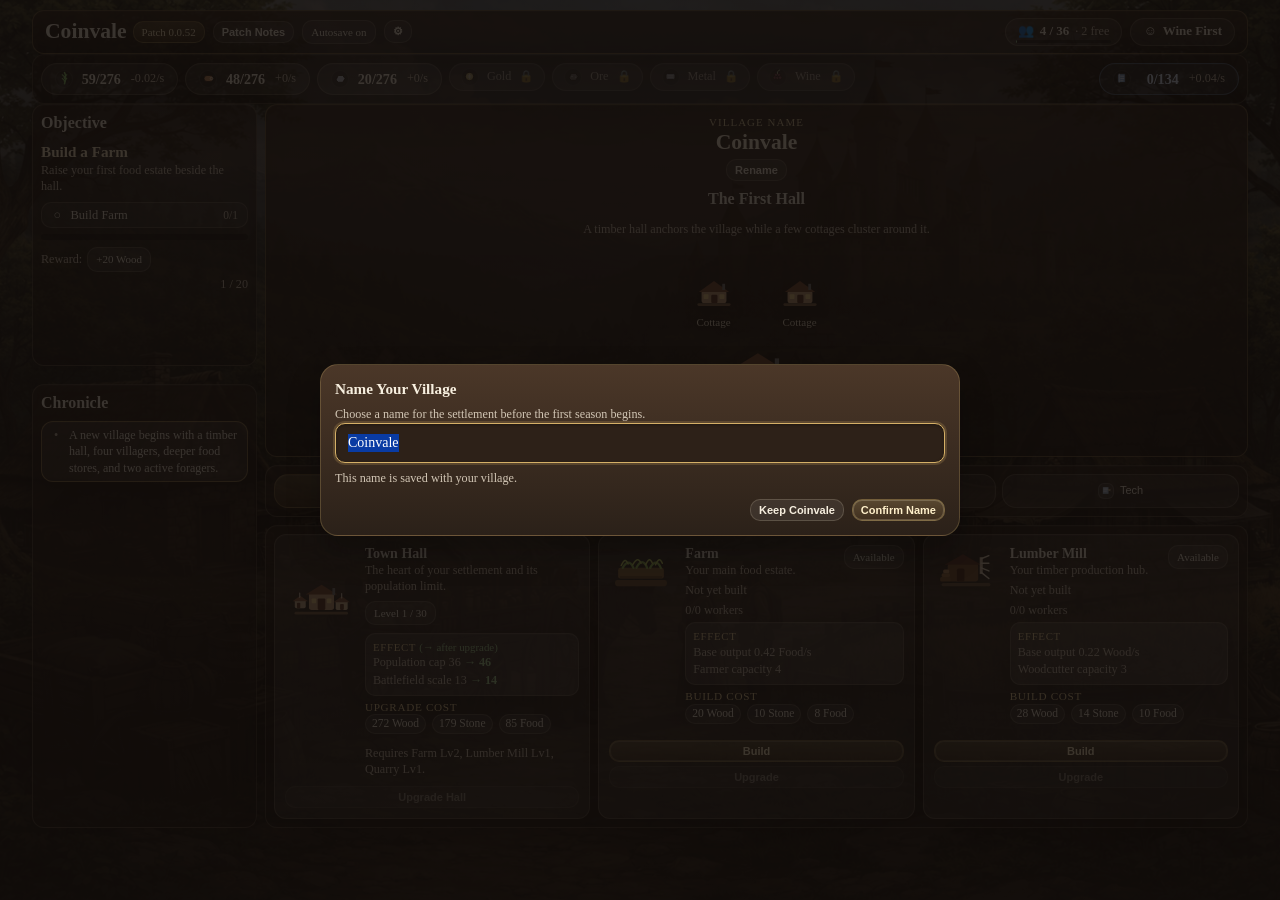
<file: index.html>
<!DOCTYPE html>
<html lang="en">
<head>
<meta charset="UTF-8" />
<meta name="viewport" content="width=device-width, initial-scale=1.0" />
<title>Coinvale</title>
<link rel="stylesheet" href="styles.css?v=0.0.52" /><link rel="icon" href='data:image/svg+xml,<svg xmlns="http://www.w3.org/2000/svg" viewBox="0 0 16 16"><circle cx="8" cy="8" r="7" fill="%23d8b06e" stroke="%238b673f" stroke-width="1.5"/><text x="8" y="11.5" font-size="9" text-anchor="middle" fill="%235a3d22" font-family="Georgia">C</text></svg>' />
</head>
<body>
<div class="app">
<div class="top"><section class="card headerCard topBar"><div class="gameTitleRow" title="Coinvale - medieval village idle"><div class="gameTitle">Coinvale</div><div class="pill patchPill" id="patchBadge">Patch --</div></div><button class="btn ghost patchReadBtn" id="patchNotesBtn">Patch Notes</button><div class="pill" id="saveStatus">Autosave on</div><div class="menuWrap"><button class="btn ghost" id="toolsBtn" title="Save tools">&#9881;</button><div class="menu" id="toolsMenu"><button class="btn" id="saveBtn">Save</button><button class="btn" id="exportBtn">Export</button><button class="btn" id="importBtn">Import</button><button class="btn" id="resetBtn">Reset</button></div></div><span class="topSpacer"></span><div class="statChip" id="popStat" data-tip=""><span aria-hidden="true">&#128101;</span><b id="pop">4 / 36</b><span class="small" id="popSub">2 free</span><div class="chipBar"><div class="fill" id="growBarTop" style="width:0;background:linear-gradient(90deg,#88c18f,#b8e0b6)"></div></div></div><div class="statChip" id="territoriesStat" data-tip="Territories claimed through expeditions."><span aria-hidden="true">&#128681;</span><b id="territoriesTop">0</b></div><div class="statChip" data-tip="Village happiness. Unlocks with the Wine economy."><span aria-hidden="true">&#9786;</span><b id="happinessTop">100%</b></div></section></div>
<section class="card"><div class="res" id="resources"></div></section>
<div class="layout"><aside class="side"><section class="card objectiveCard"><h2 style="margin:0 0 8px">Objective</h2><div id="objective"></div></section><section class="card logCard"><h2 style="margin:0 0 8px">Chronicle</h2><div id="log"></div></section></aside><main class="main"><section class="scene card"><div class="sceneHeader"><div class="sceneVillageRow"><div class="sceneVillageMeta"><div class="sceneVillageLabel">Village Name</div><div class="sceneVillageName" id="villageName">Coinvale</div></div><button class="btn ghost" id="renameVillageBtn">Rename</button></div><div><h2 id="sceneTitle" style="margin:0">The First Hall</h2><p id="sceneDesc" class="small" style="max-width:60ch">A timber hall stands at the center while the first cottages gather around it.</p></div></div><div class="buildings" id="scene"></div></section><section class="card"><div class="tabs"><button class="tab" data-tab="build"><span class="tabIcon" aria-hidden="true"><svg viewBox="0 0 12 12"><path d="M1 5.5 6 2l5 3.5V10H1z" fill="#f1d8a3"/><path d="M4.5 10V7.2h3V10" fill="#845737"/></svg></span><span class="tabLabel">Buildings</span></button><button class="tab" data-tab="work"><span class="tabIcon" aria-hidden="true"><svg viewBox="0 0 12 12"><circle cx="6" cy="3.3" r="2.1" fill="#e8d6b8"/><path d="M1.7 10c.6-2.3 2.1-3.8 4.3-3.8s3.7 1.5 4.3 3.8" fill="#7e9d71"/></svg></span><span class="tabLabel">Workers</span></button><button class="tab" data-tab="exp"><span class="tabIcon" aria-hidden="true"><svg viewBox="0 0 12 12"><path d="M2 9.8 5 2.4l2.2 1L10 2.2 8.1 9.8z" fill="#c7b8a0"/><circle cx="2" cy="9.8" r=".9" fill="#9e8a6a"/></svg></span><span class="tabLabel">Expeditions</span></button><button class="tab" data-tab="tech"><span class="tabIcon" aria-hidden="true"><svg viewBox="0 0 12 12"><path d="M2 2.4h6.2v7.2H2z" fill="#9db4cf"/><path d="M3.1 3.4h3.8M3.1 5.1h3.8M3.1 6.8h2.8" stroke="#edf5ff" stroke-width=".8" stroke-linecap="round"/><path d="m8.3 4.6 1.8 1.8M8.3 6.4l1.8-1.8" stroke="#f0d9a6" stroke-width=".8" stroke-linecap="round"/></svg></span><span class="tabLabel">Tech</span></button></div></section><section class="card panel active" id="panel-build"><div class="grid3" id="buildGrid"></div></section><section class="card panel" id="panel-work"><div class="tools" id="workGrid"></div></section><section class="card panel" id="panel-exp"><div class="grid2" id="expGrid"></div></section><section class="card panel" id="panel-tech"><div id="techGrid"></div></section></main></div></div>
<div class="modal" id="modal"><div class="box"><h3 id="modalTitle" style="margin:0 0 8px">Village Event</h3><div id="modalText" class="small"></div><div class="choices" id="modalChoices"></div></div></div><div class="modal" id="nameModal"><div class="box"><h3 id="nameModalTitle" style="margin:0 0 8px">Name Your Village</h3><div id="nameModalText" class="small">Choose a name for the settlement before the first season begins.</div><input id="nameInput" class="nameInput" type="text" maxlength="32" placeholder="Coinvale" /><div id="nameModalHelp" class="small nameHelp">This name is saved with your village.</div><div class="nameActions"><button class="btn ghost" id="nameCancelBtn">Keep Current</button><button class="btn primary" id="nameConfirmBtn">Confirm Name</button></div></div></div><div class="modal" id="patchModal"><div class="box patchBox"><h3 id="patchModalTitle" style="margin:0 0 8px">Patch Notes</h3><div id="patchMeta" class="small"></div><div id="patchBody" class="patchBody small"></div><div class="nameActions"><button class="btn primary" id="patchCloseBtn">Close</button></div></div></div><div class="tt" id="tooltip"></div>
<!-- Structured reference data (definitions and balance tables) -->
<script src="reference/buildings.js?v=0.0.52"></script>
<script src="reference/workers.js?v=0.0.52"></script>
<script src="reference/techTree.js?v=0.0.52"></script>
<script src="reference/formulas.js?v=0.0.52"></script>
<script src="reference/traderOffers.js?v=0.0.52"></script>
<script src="reference/randomEvents.js?v=0.0.52"></script>
<script src="reference/progression.js?v=0.0.52"></script>
<script src="reference/expeditions.js?v=0.0.52"></script>
<script src="reference/objectives.js?v=0.0.52"></script><script src="reference/patchNotes.js?v=0.0.52"></script>
<!-- Runtime modules (load order matters: data -> engine -> sprites -> ui -> main) -->
<script src="js/data.js?v=0.0.52"></script>
<script src="js/engine.js?v=0.0.52"></script>
<script src="js/sprites.js?v=0.0.52"></script>
<script src="js/ui.js?v=0.0.52"></script>
<script src="js/main.js?v=0.0.52"></script>
</body>
</html>
</file>
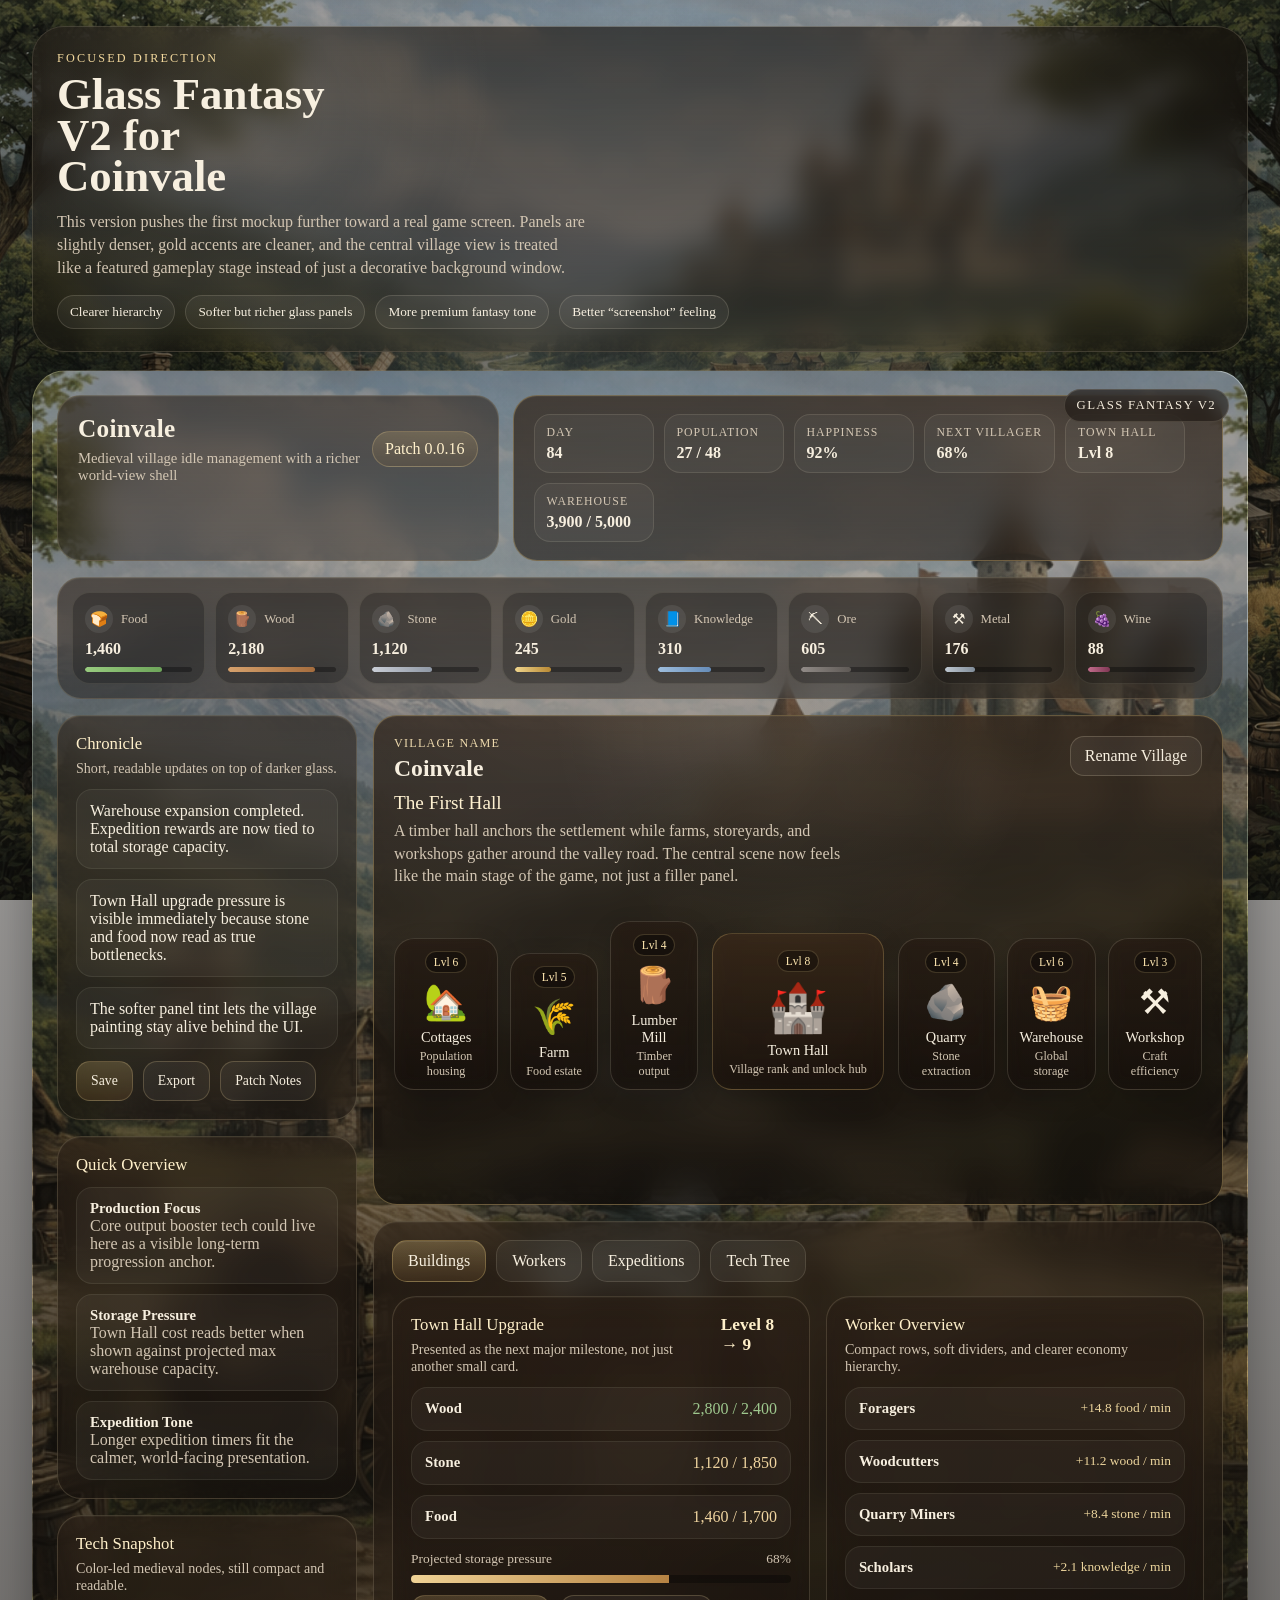
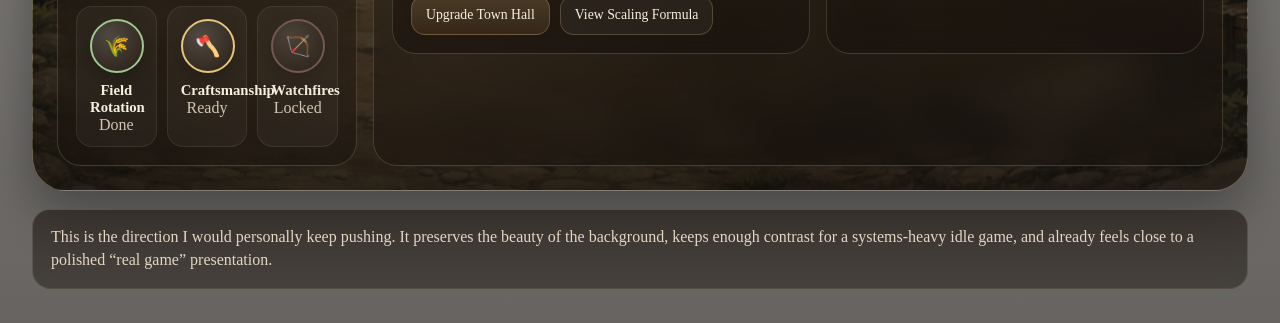
<file: mockup-glass-v2.html>
<!DOCTYPE html>
<html lang="en">
<head>
<meta charset="UTF-8" />
<meta name="viewport" content="width=device-width, initial-scale=1.0" />
<title>Coinvale Glass Fantasy V2</title>
<style>
:root{
  --bg:url("assets/images/backgrounds/village-valley-main.png");
  --shell:rgba(16,12,8,.52);
  --panel-top:rgba(42,31,22,.58);
  --panel-bottom:rgba(23,17,13,.42);
  --panel-strong-top:rgba(49,36,25,.74);
  --panel-strong-bottom:rgba(24,18,13,.58);
  --line:rgba(247,228,187,.16);
  --line-strong:rgba(231,198,129,.32);
  --text:#f7efdf;
  --muted:#d3c6b3;
  --gold:#e1c27d;
  --gold-deep:#9c733b;
  --green:#9ec88e;
  --red:#d9a084;
  --shadow:0 20px 50px rgba(0,0,0,.34);
}
*{box-sizing:border-box}
html,body{margin:0;min-height:100%}
body{
  font-family:Georgia,"Times New Roman",serif;
  color:var(--text);
  background:
    radial-gradient(circle at top center,rgba(255,247,232,.14),transparent 24%),
    linear-gradient(180deg,rgba(16,12,8,.26),rgba(16,12,8,.64)),
    var(--bg) center/cover fixed no-repeat;
}
.page{
  width:min(1500px,95vw);
  margin:0 auto;
  padding:26px 0 34px;
}
.hero{
  position:relative;
  overflow:hidden;
  border-radius:32px;
  border:1px solid rgba(255,240,210,.16);
  background:linear-gradient(180deg,rgba(22,17,12,.66),rgba(18,13,10,.42));
  backdrop-filter:blur(12px);
  box-shadow:var(--shadow);
  padding:24px 24px 22px;
  margin-bottom:18px;
}
.hero::before{
  content:"";
  position:absolute;
  inset:0;
  background:radial-gradient(circle at 15% 18%,rgba(255,241,213,.12),transparent 26%);
  pointer-events:none;
}
.eyebrow{
  position:relative;
  z-index:1;
  font-size:.76rem;
  letter-spacing:.18em;
  text-transform:uppercase;
  color:#f2d89d;
}
h1,h2,h3,p{margin:0}
.hero h1{
  position:relative;
  z-index:1;
  margin-top:8px;
  font-size:clamp(2.2rem,3.5vw,4rem);
  line-height:.92;
  max-width:12ch;
}
.hero p{
  position:relative;
  z-index:1;
  margin-top:12px;
  max-width:66ch;
  color:var(--muted);
  line-height:1.45;
}
.heroPills{
  position:relative;
  z-index:1;
  display:flex;
  flex-wrap:wrap;
  gap:10px;
  margin-top:16px;
}
.pill{
  padding:8px 12px;
  border-radius:999px;
  border:1px solid rgba(255,240,210,.14);
  background:rgba(255,255,255,.05);
  font-size:.83rem;
}
.mockup{
  position:relative;
  border-radius:34px;
  overflow:hidden;
  border:1px solid rgba(255,242,212,.18);
  background:
    linear-gradient(180deg,rgba(10,10,10,.06),rgba(10,10,10,.24)),
    var(--bg) center/cover no-repeat;
  box-shadow:var(--shadow);
}
.mockup::before{
  content:"";
  position:absolute;
  inset:0;
  background:
    linear-gradient(180deg,rgba(20,15,10,.24),rgba(20,15,10,.62)),
    radial-gradient(circle at top center,rgba(255,244,221,.13),transparent 28%);
  pointer-events:none;
}
.label{
  position:absolute;
  top:18px;
  right:18px;
  z-index:2;
  padding:8px 12px;
  border-radius:999px;
  border:1px solid rgba(255,241,209,.14);
  background:rgba(20,15,10,.52);
  backdrop-filter:blur(8px);
  font-size:.8rem;
  letter-spacing:.1em;
  text-transform:uppercase;
}
.shell{
  position:relative;
  z-index:1;
  min-height:980px;
  padding:24px;
  display:grid;
  grid-template-rows:auto auto 1fr;
  gap:16px;
}
.topbar{
  display:grid;
  grid-template-columns:1.15fr 1.85fr;
  gap:14px;
}
.panel{
  border-radius:24px;
  border:1px solid var(--line);
  background:linear-gradient(180deg,var(--panel-top),var(--panel-bottom));
  backdrop-filter:blur(16px) saturate(1.05);
  box-shadow:inset 0 1px 0 rgba(255,248,230,.04);
}
.panelStrong{
  background:linear-gradient(180deg,var(--panel-strong-top),var(--panel-strong-bottom));
  border-color:var(--line-strong);
}
.headerPanel{
  padding:18px 20px;
}
.titleRow{
  display:flex;
  align-items:center;
  justify-content:space-between;
  gap:12px;
}
.title{
  font-size:1.58rem;
  font-weight:700;
  letter-spacing:.01em;
}
.subtitle{
  margin-top:7px;
  color:var(--muted);
  font-size:.92rem;
}
.patch{
  padding:8px 12px;
  border-radius:999px;
  border:1px solid rgba(240,213,151,.24);
  background:linear-gradient(180deg,rgba(228,196,126,.18),rgba(121,87,46,.2));
  color:#fff0cb;
  white-space:nowrap;
}
.statPills{
  display:flex;
  flex-wrap:wrap;
  gap:10px;
}
.statPill{
  min-width:120px;
  padding:10px 12px;
  border-radius:16px;
  border:1px solid rgba(255,240,210,.11);
  background:rgba(255,255,255,.04);
}
.statLabel{
  color:var(--muted);
  font-size:.74rem;
  text-transform:uppercase;
  letter-spacing:.08em;
}
.statValue{
  margin-top:4px;
  font-size:1rem;
  font-weight:700;
}
.resourceStrip{
  display:grid;
  grid-template-columns:repeat(8,minmax(0,1fr));
  gap:10px;
  padding:14px;
}
.resource{
  padding:12px 12px 11px;
  border-radius:18px;
  border:1px solid rgba(255,241,211,.09);
  background:rgba(11,9,8,.26);
}
.resourceHead{
  display:flex;
  align-items:center;
  gap:8px;
}
.icon{
  width:28px;
  height:28px;
  display:grid;
  place-items:center;
  border-radius:50%;
  background:rgba(255,255,255,.08);
  font-size:.92rem;
}
.resourceName{
  font-size:.8rem;
  color:var(--muted);
}
.resourceValue{
  margin-top:7px;
  font-size:1rem;
  font-weight:700;
}
.resourceBar{
  margin-top:9px;
  height:5px;
  border-radius:999px;
  background:rgba(0,0,0,.34);
  overflow:hidden;
}
.resourceFill{
  height:100%;
  border-radius:999px;
}
.layout{
  display:grid;
  grid-template-columns:300px minmax(0,1fr);
  gap:16px;
}
.sidebar,.main{
  display:grid;
  gap:16px;
}
.card{
  padding:18px;
}
.sectionTitle{
  font-size:1.05rem;
  color:#fff0ca;
}
.sectionMeta{
  margin-top:6px;
  color:var(--muted);
  font-size:.88rem;
}
.logList,.miniCards,.workerList,.techList,.costList{
  display:grid;
  gap:10px;
}
.logItem,.miniCard,.workerRow,.techCard,.costRow{
  padding:12px 13px;
  border-radius:16px;
  border:1px solid rgba(255,245,217,.08);
  background:rgba(255,255,255,.04);
}
.miniCard strong,.workerRow strong,.techCard strong,.costRow strong{
  display:block;
  font-size:.92rem;
}
.muted{
  color:var(--muted);
}
.buttonRow{
  display:flex;
  flex-wrap:wrap;
  gap:10px;
  margin-top:12px;
}
.button{
  padding:11px 14px;
  border-radius:14px;
  border:1px solid rgba(240,213,157,.22);
  background:linear-gradient(180deg,rgba(217,186,120,.22),rgba(119,83,41,.26));
  color:var(--text);
  font-size:.86rem;
}
.buttonGhost{
  background:rgba(255,255,255,.05);
}
.scene{
  position:relative;
  min-height:390px;
  padding:20px;
  overflow:hidden;
}
.scene::before{
  content:"";
  position:absolute;
  inset:0;
  background:
    linear-gradient(180deg,rgba(0,0,0,.03),rgba(0,0,0,.26)),
    radial-gradient(circle at top center,rgba(255,241,211,.1),transparent 38%);
  pointer-events:none;
}
.sceneHeader{
  position:relative;
  z-index:1;
  display:flex;
  align-items:flex-start;
  justify-content:space-between;
  gap:16px;
}
.villageLabel{
  font-size:.76rem;
  color:#edd9ad;
  letter-spacing:.1em;
  text-transform:uppercase;
}
.villageName{
  margin-top:4px;
  font-size:1.48rem;
  font-weight:700;
}
.sceneTitle{
  margin-top:10px;
  font-size:1.2rem;
  color:#fff2d1;
}
.sceneCopy{
  margin-top:6px;
  max-width:58ch;
  color:var(--muted);
  line-height:1.4;
}
.sceneAction{
  padding:10px 14px;
  border-radius:14px;
  border:1px solid rgba(255,239,204,.18);
  background:rgba(255,255,255,.05);
  white-space:nowrap;
}
.buildings{
  position:relative;
  z-index:1;
  margin-top:34px;
  display:grid;
  grid-template-columns:1fr auto 1fr;
  gap:14px;
  align-items:end;
}
.cluster{
  display:flex;
  gap:12px;
  align-items:end;
}
.cluster.center{
  justify-content:center;
}
.cluster.right{
  justify-content:flex-end;
}
.building{
  min-width:88px;
  padding:12px 12px 10px;
  border-radius:20px;
  border:1px solid rgba(255,244,216,.14);
  background:linear-gradient(180deg,rgba(41,30,21,.56),rgba(22,16,12,.42));
  backdrop-filter:blur(8px);
  text-align:center;
  box-shadow:0 8px 24px rgba(0,0,0,.18);
}
.building.heroBuilding{
  min-width:154px;
  padding:16px 16px 12px;
  border-color:rgba(227,194,121,.26);
  background:linear-gradient(180deg,rgba(64,45,28,.64),rgba(27,18,12,.46));
}
.buildingLevel{
  display:inline-flex;
  padding:4px 8px;
  border-radius:999px;
  background:rgba(0,0,0,.34);
  border:1px solid rgba(232,202,140,.2);
  font-size:.72rem;
  color:#ffe8b1;
}
.buildingIcon{
  margin-top:8px;
  font-size:2.2rem;
}
.heroBuilding .buildingIcon{
  font-size:3rem;
}
.buildingName{
  margin-top:6px;
  font-size:.9rem;
}
.buildingMeta{
  margin-top:3px;
  color:var(--muted);
  font-size:.76rem;
}
.tabs{
  display:flex;
  flex-wrap:wrap;
  gap:10px;
}
.tab{
  padding:11px 15px;
  border-radius:15px;
  border:1px solid rgba(255,240,208,.12);
  background:rgba(255,255,255,.05);
  color:var(--text);
}
.tab.active{
  border-color:rgba(226,194,120,.3);
  background:linear-gradient(180deg,rgba(223,192,127,.28),rgba(129,95,50,.24));
  box-shadow:inset 0 1px 0 rgba(255,244,221,.08);
}
.contentGrid{
  display:grid;
  grid-template-columns:1.05fr .95fr;
  gap:16px;
  margin-top:14px;
}
.detailCard{
  padding:18px;
}
.upgradeHeadline{
  display:flex;
  justify-content:space-between;
  gap:12px;
  align-items:flex-start;
}
.headlineValue{
  color:#fff0ca;
  font-size:1.08rem;
  font-weight:700;
}
.costList{
  margin-top:12px;
}
.costRow{
  display:flex;
  justify-content:space-between;
  gap:8px;
  align-items:center;
}
.costOk{
  color:var(--green);
}
.costWarn{
  color:#f0d5a0;
}
.progressBlock{
  margin-top:12px;
}
.progressLabel{
  display:flex;
  justify-content:space-between;
  gap:10px;
  color:var(--muted);
  font-size:.84rem;
}
.progressBar{
  margin-top:8px;
  height:8px;
  background:rgba(0,0,0,.34);
  border-radius:999px;
  overflow:hidden;
}
.progressFill{
  width:68%;
  height:100%;
  background:linear-gradient(90deg,#f0d295,#b68343);
}
.workerRow{
  display:grid;
  grid-template-columns:1fr auto;
  gap:8px;
  align-items:center;
}
.workerRate{
  color:#ecd59d;
  font-size:.84rem;
}
.techList{
  grid-template-columns:repeat(3,minmax(0,1fr));
}
.techCard{
  text-align:center;
}
.orb{
  width:54px;
  height:54px;
  margin:0 auto 9px;
  display:grid;
  place-items:center;
  border-radius:50%;
  border:2px solid rgba(236,205,136,.28);
  background:radial-gradient(circle at 35% 30%,rgba(255,255,255,.16),rgba(40,29,21,.92));
  font-size:1.28rem;
  box-shadow:0 10px 24px rgba(0,0,0,.24);
}
.orb.done{border-color:#9fc88f}
.orb.ready{border-color:#e6c67d}
.orb.locked{border-color:#8d6c64;opacity:.72}
.footerNote{
  margin-top:18px;
  padding:16px 18px;
  border-radius:18px;
  border:1px solid rgba(255,240,210,.14);
  background:linear-gradient(180deg,rgba(30,23,16,.62),rgba(20,15,10,.42));
  backdrop-filter:blur(10px);
  color:#e3d6c2;
  line-height:1.42;
}
@media (max-width: 1220px){
  .topbar,.layout,.contentGrid,.buildings{grid-template-columns:1fr}
  .resourceStrip{grid-template-columns:repeat(4,minmax(0,1fr))}
  .cluster,.cluster.right,.cluster.center{justify-content:center}
}
@media (max-width: 760px){
  .page{width:96vw}
  .shell{padding:16px}
  .resourceStrip,.techList{grid-template-columns:repeat(2,minmax(0,1fr))}
  .titleRow,.sceneHeader{flex-direction:column;align-items:flex-start}
}
</style>
</head>
<body>
  <div class="page">
    <section class="hero">
      <div class="eyebrow">Focused Direction</div>
      <h1>Glass Fantasy V2 for Coinvale</h1>
      <p>
        This version pushes the first mockup further toward a real game screen. Panels are slightly denser,
        gold accents are cleaner, and the central village view is treated like a featured gameplay stage instead
        of just a decorative background window.
      </p>
      <div class="heroPills">
        <div class="pill">Clearer hierarchy</div>
        <div class="pill">Softer but richer glass panels</div>
        <div class="pill">More premium fantasy tone</div>
        <div class="pill">Better “screenshot” feeling</div>
      </div>
    </section>

    <section class="mockup">
      <div class="label">Glass Fantasy V2</div>
      <div class="shell">
        <div class="topbar">
          <div class="panel headerPanel">
            <div class="titleRow">
              <div>
                <div class="title">Coinvale</div>
                <div class="subtitle">Medieval village idle management with a richer world-view shell</div>
              </div>
              <div class="patch">Patch 0.0.16</div>
            </div>
          </div>
          <div class="panel headerPanel panelStrong">
            <div class="statPills">
              <div class="statPill">
                <div class="statLabel">Day</div>
                <div class="statValue">84</div>
              </div>
              <div class="statPill">
                <div class="statLabel">Population</div>
                <div class="statValue">27 / 48</div>
              </div>
              <div class="statPill">
                <div class="statLabel">Happiness</div>
                <div class="statValue">92%</div>
              </div>
              <div class="statPill">
                <div class="statLabel">Next Villager</div>
                <div class="statValue">68%</div>
              </div>
              <div class="statPill">
                <div class="statLabel">Town Hall</div>
                <div class="statValue">Lvl 8</div>
              </div>
              <div class="statPill">
                <div class="statLabel">Warehouse</div>
                <div class="statValue">3,900 / 5,000</div>
              </div>
            </div>
          </div>
        </div>

        <div class="panel resourceStrip">
          <div class="resource">
            <div class="resourceHead"><div class="icon">🍞</div><div class="resourceName">Food</div></div>
            <div class="resourceValue">1,460</div>
            <div class="resourceBar"><div class="resourceFill" style="width:72%;background:linear-gradient(90deg,#98cb7f,#6da55a)"></div></div>
          </div>
          <div class="resource">
            <div class="resourceHead"><div class="icon">🪵</div><div class="resourceName">Wood</div></div>
            <div class="resourceValue">2,180</div>
            <div class="resourceBar"><div class="resourceFill" style="width:81%;background:linear-gradient(90deg,#d6a16c,#a56d3e)"></div></div>
          </div>
          <div class="resource">
            <div class="resourceHead"><div class="icon">🪨</div><div class="resourceName">Stone</div></div>
            <div class="resourceValue">1,120</div>
            <div class="resourceBar"><div class="resourceFill" style="width:56%;background:linear-gradient(90deg,#c9ced6,#8f98a5)"></div></div>
          </div>
          <div class="resource">
            <div class="resourceHead"><div class="icon">🪙</div><div class="resourceName">Gold</div></div>
            <div class="resourceValue">245</div>
            <div class="resourceBar"><div class="resourceFill" style="width:34%;background:linear-gradient(90deg,#efd58d,#b88833)"></div></div>
          </div>
          <div class="resource">
            <div class="resourceHead"><div class="icon">📘</div><div class="resourceName">Knowledge</div></div>
            <div class="resourceValue">310</div>
            <div class="resourceBar"><div class="resourceFill" style="width:49%;background:linear-gradient(90deg,#9ebedd,#668cb8)"></div></div>
          </div>
          <div class="resource">
            <div class="resourceHead"><div class="icon">⛏</div><div class="resourceName">Ore</div></div>
            <div class="resourceValue">605</div>
            <div class="resourceBar"><div class="resourceFill" style="width:46%;background:linear-gradient(90deg,#918b87,#5e5955)"></div></div>
          </div>
          <div class="resource">
            <div class="resourceHead"><div class="icon">⚒</div><div class="resourceName">Metal</div></div>
            <div class="resourceValue">176</div>
            <div class="resourceBar"><div class="resourceFill" style="width:28%;background:linear-gradient(90deg,#bec7d0,#818d99)"></div></div>
          </div>
          <div class="resource">
            <div class="resourceHead"><div class="icon">🍇</div><div class="resourceName">Wine</div></div>
            <div class="resourceValue">88</div>
            <div class="resourceBar"><div class="resourceFill" style="width:21%;background:linear-gradient(90deg,#c26d8c,#7f3754)"></div></div>
          </div>
        </div>

        <div class="layout">
          <aside class="sidebar">
            <section class="panel card">
              <div class="sectionTitle">Chronicle</div>
              <div class="sectionMeta">Short, readable updates on top of darker glass.</div>
              <div class="logList" style="margin-top:12px">
                <div class="logItem">Warehouse expansion completed. Expedition rewards are now tied to total storage capacity.</div>
                <div class="logItem">Town Hall upgrade pressure is visible immediately because stone and food now read as true bottlenecks.</div>
                <div class="logItem">The softer panel tint lets the village painting stay alive behind the UI.</div>
              </div>
              <div class="buttonRow">
                <div class="button">Save</div>
                <div class="button buttonGhost">Export</div>
                <div class="button buttonGhost">Patch Notes</div>
              </div>
            </section>

            <section class="panel card">
              <div class="sectionTitle">Quick Overview</div>
              <div class="miniCards" style="margin-top:12px">
                <div class="miniCard">
                  <strong>Production Focus</strong>
                  <div class="muted">Core output booster tech could live here as a visible long-term progression anchor.</div>
                </div>
                <div class="miniCard">
                  <strong>Storage Pressure</strong>
                  <div class="muted">Town Hall cost reads better when shown against projected max warehouse capacity.</div>
                </div>
                <div class="miniCard">
                  <strong>Expedition Tone</strong>
                  <div class="muted">Longer expedition timers fit the calmer, world-facing presentation.</div>
                </div>
              </div>
            </section>

            <section class="panel card">
              <div class="sectionTitle">Tech Snapshot</div>
              <div class="sectionMeta">Color-led medieval nodes, still compact and readable.</div>
              <div class="techList" style="margin-top:12px">
                <div class="techCard"><div class="orb done">🌾</div><strong>Field Rotation</strong><div class="muted">Done</div></div>
                <div class="techCard"><div class="orb ready">🪓</div><strong>Craftsmanship</strong><div class="muted">Ready</div></div>
                <div class="techCard"><div class="orb locked">🏹</div><strong>Watchfires</strong><div class="muted">Locked</div></div>
              </div>
            </section>
          </aside>

          <main class="main">
            <section class="panel scene panelStrong">
              <div class="sceneHeader">
                <div>
                  <div class="villageLabel">Village Name</div>
                  <div class="villageName">Coinvale</div>
                  <div class="sceneTitle">The First Hall</div>
                  <div class="sceneCopy">
                    A timber hall anchors the settlement while farms, storeyards, and workshops gather around the valley road.
                    The central scene now feels like the main stage of the game, not just a filler panel.
                  </div>
                </div>
                <div class="sceneAction">Rename Village</div>
              </div>

              <div class="buildings">
                <div class="cluster">
                  <div class="building">
                    <div class="buildingLevel">Lvl 6</div>
                    <div class="buildingIcon">🏡</div>
                    <div class="buildingName">Cottages</div>
                    <div class="buildingMeta">Population housing</div>
                  </div>
                  <div class="building">
                    <div class="buildingLevel">Lvl 5</div>
                    <div class="buildingIcon">🌾</div>
                    <div class="buildingName">Farm</div>
                    <div class="buildingMeta">Food estate</div>
                  </div>
                  <div class="building">
                    <div class="buildingLevel">Lvl 4</div>
                    <div class="buildingIcon">🪵</div>
                    <div class="buildingName">Lumber Mill</div>
                    <div class="buildingMeta">Timber output</div>
                  </div>
                </div>

                <div class="cluster center">
                  <div class="building heroBuilding">
                    <div class="buildingLevel">Lvl 8</div>
                    <div class="buildingIcon">🏰</div>
                    <div class="buildingName">Town Hall</div>
                    <div class="buildingMeta">Village rank and unlock hub</div>
                  </div>
                </div>

                <div class="cluster right">
                  <div class="building">
                    <div class="buildingLevel">Lvl 4</div>
                    <div class="buildingIcon">🪨</div>
                    <div class="buildingName">Quarry</div>
                    <div class="buildingMeta">Stone extraction</div>
                  </div>
                  <div class="building">
                    <div class="buildingLevel">Lvl 6</div>
                    <div class="buildingIcon">🧺</div>
                    <div class="buildingName">Warehouse</div>
                    <div class="buildingMeta">Global storage</div>
                  </div>
                  <div class="building">
                    <div class="buildingLevel">Lvl 3</div>
                    <div class="buildingIcon">⚒</div>
                    <div class="buildingName">Workshop</div>
                    <div class="buildingMeta">Craft efficiency</div>
                  </div>
                </div>
              </div>
            </section>

            <section class="panel card">
              <div class="tabs">
                <div class="tab active">Buildings</div>
                <div class="tab">Workers</div>
                <div class="tab">Expeditions</div>
                <div class="tab">Tech Tree</div>
              </div>

              <div class="contentGrid">
                <div class="panel detailCard">
                  <div class="upgradeHeadline">
                    <div>
                      <div class="sectionTitle">Town Hall Upgrade</div>
                      <div class="sectionMeta">Presented as the next major milestone, not just another small card.</div>
                    </div>
                    <div class="headlineValue">Level 8 → 9</div>
                  </div>
                  <div class="costList">
                    <div class="costRow"><strong>Wood</strong><span class="costOk">2,800 / 2,400</span></div>
                    <div class="costRow"><strong>Stone</strong><span class="costWarn">1,120 / 1,850</span></div>
                    <div class="costRow"><strong>Food</strong><span class="costWarn">1,460 / 1,700</span></div>
                  </div>
                  <div class="progressBlock">
                    <div class="progressLabel"><span>Projected storage pressure</span><span>68%</span></div>
                    <div class="progressBar"><div class="progressFill"></div></div>
                  </div>
                  <div class="buttonRow">
                    <div class="button">Upgrade Town Hall</div>
                    <div class="button buttonGhost">View Scaling Formula</div>
                  </div>
                </div>

                <div class="panel detailCard">
                  <div class="sectionTitle">Worker Overview</div>
                  <div class="sectionMeta">Compact rows, soft dividers, and clearer economy hierarchy.</div>
                  <div class="workerList" style="margin-top:12px">
                    <div class="workerRow"><strong>Foragers</strong><span class="workerRate">+14.8 food / min</span></div>
                    <div class="workerRow"><strong>Woodcutters</strong><span class="workerRate">+11.2 wood / min</span></div>
                    <div class="workerRow"><strong>Quarry Miners</strong><span class="workerRate">+8.4 stone / min</span></div>
                    <div class="workerRow"><strong>Scholars</strong><span class="workerRate">+2.1 knowledge / min</span></div>
                  </div>
                </div>
              </div>
            </section>
          </main>
        </div>
      </div>
    </section>

    <section class="footerNote">
      This is the direction I would personally keep pushing. It preserves the beauty of the background,
      keeps enough contrast for a systems-heavy idle game, and already feels close to a polished “real game” presentation.
    </section>
  </div>
</body>
</html>
</file>
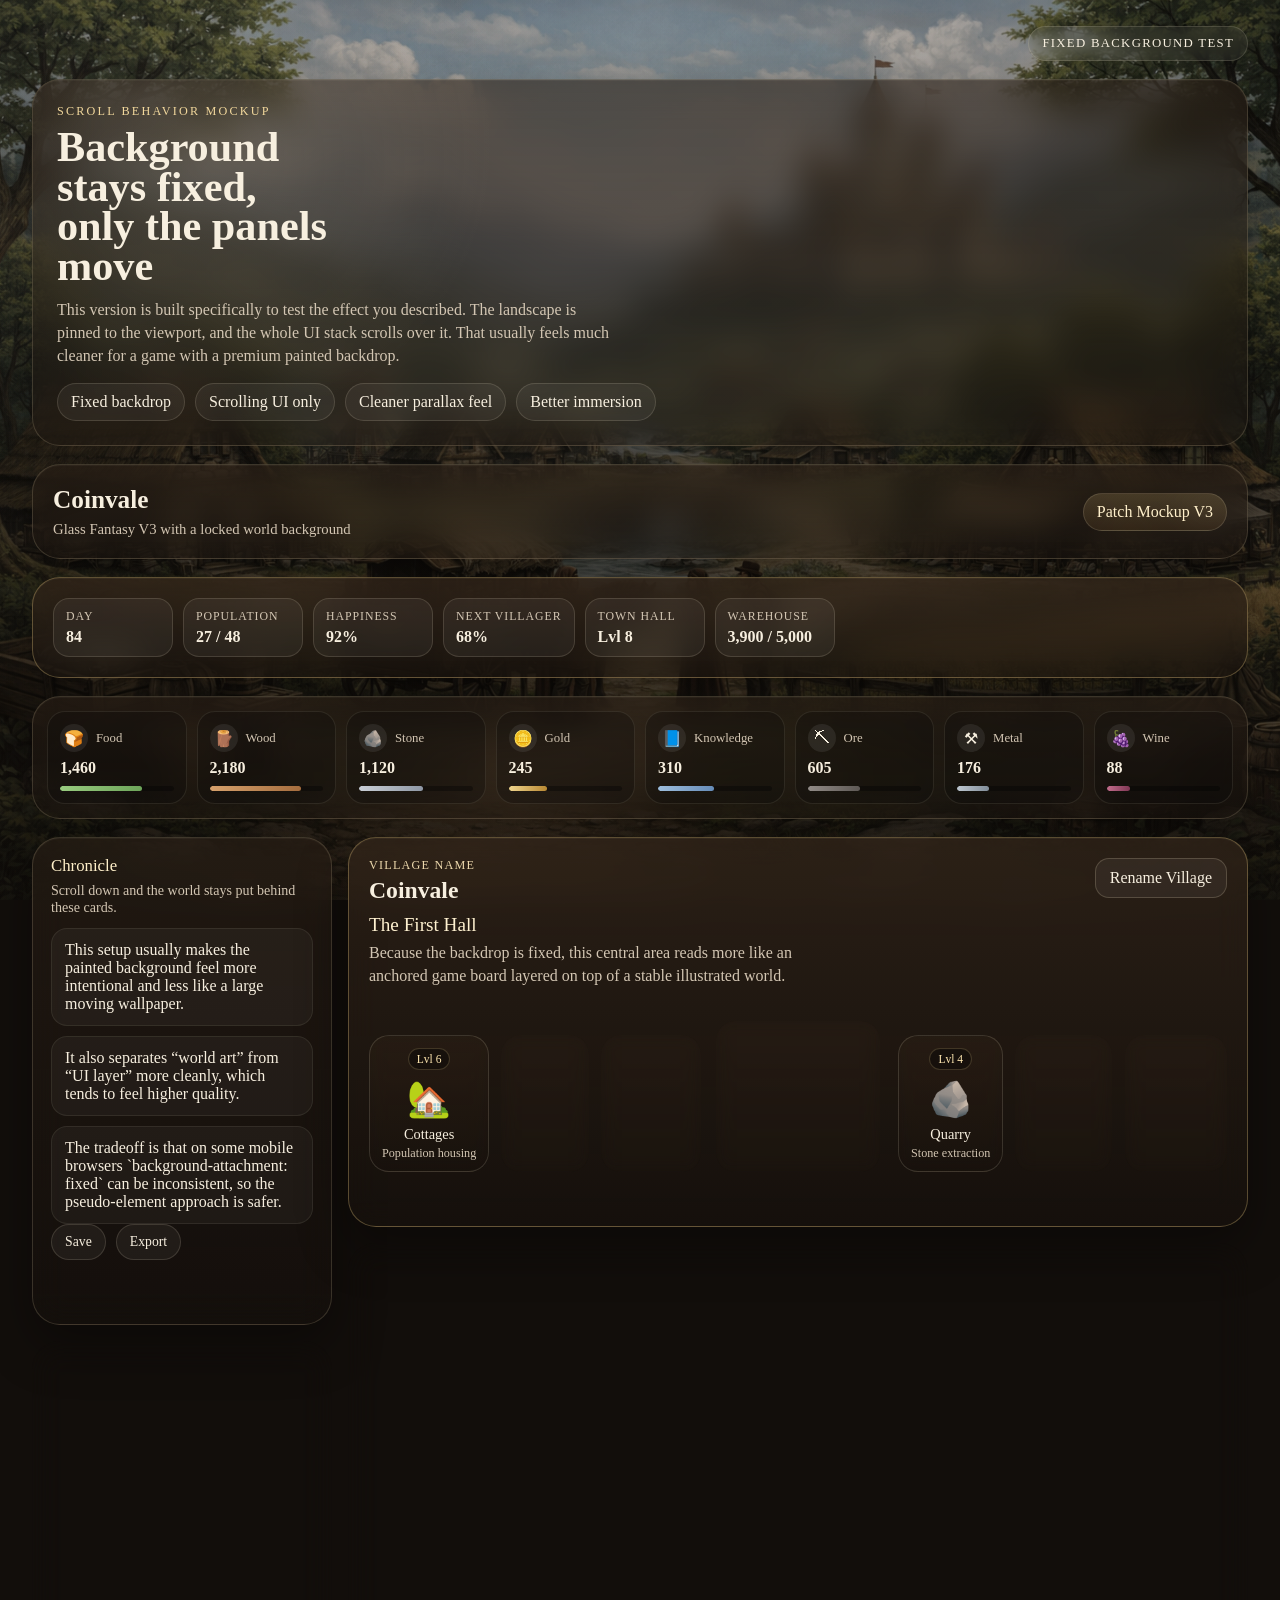
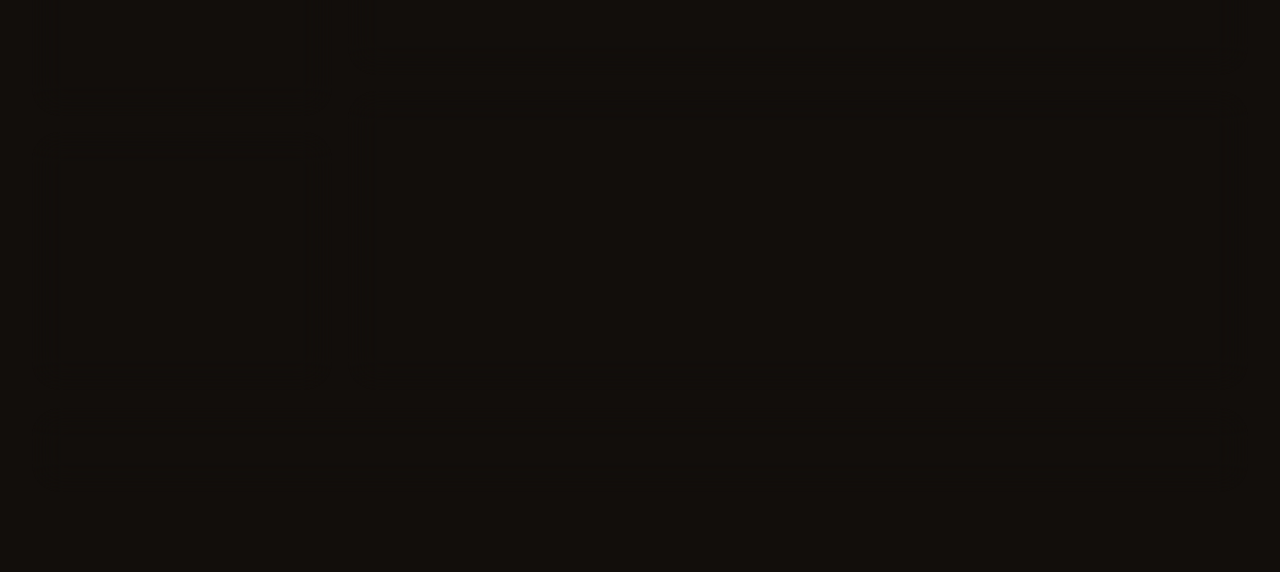
<file: mockup-glass-v3-fixed-bg.html>
<!DOCTYPE html>
<html lang="en">
<head>
<meta charset="UTF-8" />
<meta name="viewport" content="width=device-width, initial-scale=1.0" />
<title>Coinvale Glass Fantasy V3 Fixed Background</title>
<style>
:root{
  --bg:url("assets/images/backgrounds/village-valley-main.png");
  --text:#f7efdf;
  --muted:#d3c6b3;
  --gold:#e1c27d;
  --line:rgba(247,228,187,.16);
  --line-strong:rgba(231,198,129,.32);
  --panel-top:rgba(42,31,22,.58);
  --panel-bottom:rgba(23,17,13,.42);
  --panel-strong-top:rgba(49,36,25,.76);
  --panel-strong-bottom:rgba(24,18,13,.58);
  --shadow:0 20px 50px rgba(0,0,0,.34);
}
*{box-sizing:border-box}
html,body{margin:0;min-height:100%}
body{
  font-family:Georgia,"Times New Roman",serif;
  color:var(--text);
  background:#120e0b;
}
body::before{
  content:"";
  position:fixed;
  inset:0;
  z-index:-2;
  background:
    radial-gradient(circle at top center,rgba(255,247,232,.14),transparent 24%),
    linear-gradient(180deg,rgba(16,12,8,.26),rgba(16,12,8,.64)),
    var(--bg) center/cover no-repeat;
}
body::after{
  content:"";
  position:fixed;
  inset:0;
  z-index:-1;
  pointer-events:none;
  background:
    radial-gradient(circle at 14% 20%,rgba(255,241,213,.08),transparent 26%),
    linear-gradient(180deg,rgba(18,13,10,.1),rgba(18,13,10,.26));
}
.page{
  width:min(1500px,95vw);
  margin:0 auto;
  padding:26px 0 80px;
}
.stack{
  display:grid;
  gap:18px;
}
.panel{
  border-radius:28px;
  border:1px solid var(--line);
  background:linear-gradient(180deg,var(--panel-top),var(--panel-bottom));
  backdrop-filter:blur(16px) saturate(1.06);
  box-shadow:var(--shadow), inset 0 1px 0 rgba(255,248,230,.04);
}
.panelStrong{
  border-color:var(--line-strong);
  background:linear-gradient(180deg,var(--panel-strong-top),var(--panel-strong-bottom));
}
.hero{
  position:relative;
  overflow:hidden;
  padding:24px;
}
.hero::before{
  content:"";
  position:absolute;
  inset:0;
  background:radial-gradient(circle at 15% 18%,rgba(255,241,213,.12),transparent 26%);
  pointer-events:none;
}
.eyebrow{
  position:relative;
  z-index:1;
  font-size:.76rem;
  letter-spacing:.18em;
  text-transform:uppercase;
  color:#f2d89d;
}
h1,h2,h3,p{margin:0}
.hero h1{
  position:relative;
  z-index:1;
  margin-top:8px;
  font-size:clamp(2.1rem,3.3vw,3.8rem);
  line-height:.94;
  max-width:13ch;
}
.hero p{
  position:relative;
  z-index:1;
  margin-top:12px;
  max-width:70ch;
  color:var(--muted);
  line-height:1.45;
}
.heroPills,.statPills,.buttonRow,.tabs{
  display:flex;
  flex-wrap:wrap;
  gap:10px;
}
.heroPills{margin-top:16px}
.pill,.patch,.statPill,.button,.tab,.label{
  border-radius:999px;
  border:1px solid rgba(255,240,210,.14);
  background:rgba(255,255,255,.05);
}
.pill,.patch,.button,.tab,.label{padding:9px 13px}
.patch{
  background:linear-gradient(180deg,rgba(228,196,126,.18),rgba(121,87,46,.2));
  color:#fff0cb;
}
.header{
  padding:20px;
}
.titleRow{
  display:flex;
  align-items:center;
  justify-content:space-between;
  gap:12px;
}
.title{
  font-size:1.58rem;
  font-weight:700;
}
.subtitle{
  margin-top:7px;
  color:var(--muted);
  font-size:.92rem;
}
.statPill{
  min-width:120px;
  padding:10px 12px;
  border-radius:16px;
}
.statLabel{
  color:var(--muted);
  font-size:.74rem;
  text-transform:uppercase;
  letter-spacing:.08em;
}
.statValue{
  margin-top:4px;
  font-size:1rem;
  font-weight:700;
}
.resourceStrip{
  display:grid;
  grid-template-columns:repeat(8,minmax(0,1fr));
  gap:10px;
  padding:14px;
}
.resource{
  padding:12px;
  border-radius:18px;
  border:1px solid rgba(255,241,211,.09);
  background:rgba(11,9,8,.26);
}
.resourceHead{
  display:flex;
  align-items:center;
  gap:8px;
}
.icon{
  width:28px;
  height:28px;
  display:grid;
  place-items:center;
  border-radius:50%;
  background:rgba(255,255,255,.08);
}
.resourceName{
  font-size:.8rem;
  color:var(--muted);
}
.resourceValue{
  margin-top:7px;
  font-size:1rem;
  font-weight:700;
}
.resourceBar{
  margin-top:9px;
  height:5px;
  border-radius:999px;
  background:rgba(0,0,0,.34);
  overflow:hidden;
}
.resourceFill{
  height:100%;
  border-radius:999px;
}
.layout{
  display:grid;
  grid-template-columns:300px minmax(0,1fr);
  gap:16px;
}
.sidebar,.main{
  display:grid;
  gap:16px;
}
.card{
  padding:18px;
}
.sectionTitle{
  font-size:1.05rem;
  color:#fff0ca;
}
.sectionMeta{
  margin-top:6px;
  color:var(--muted);
  font-size:.88rem;
}
.list{
  display:grid;
  gap:10px;
  margin-top:12px;
}
.item{
  padding:12px 13px;
  border-radius:16px;
  border:1px solid rgba(255,245,217,.08);
  background:rgba(255,255,255,.04);
}
.muted{color:var(--muted)}
.button{
  color:var(--text);
  font-size:.86rem;
}
.buttonGhost{
  background:rgba(255,255,255,.05);
}
.scene{
  padding:20px;
  min-height:390px;
}
.sceneHeader{
  display:flex;
  align-items:flex-start;
  justify-content:space-between;
  gap:16px;
}
.villageLabel{
  font-size:.76rem;
  color:#edd9ad;
  letter-spacing:.1em;
  text-transform:uppercase;
}
.villageName{
  margin-top:4px;
  font-size:1.48rem;
  font-weight:700;
}
.sceneTitle{
  margin-top:10px;
  font-size:1.2rem;
  color:#fff2d1;
}
.sceneCopy{
  margin-top:6px;
  max-width:58ch;
  color:var(--muted);
  line-height:1.4;
}
.sceneAction{
  padding:10px 14px;
  border-radius:14px;
  border:1px solid rgba(255,239,204,.18);
  background:rgba(255,255,255,.05);
}
.buildings{
  margin-top:34px;
  display:grid;
  grid-template-columns:1fr auto 1fr;
  gap:14px;
  align-items:end;
}
.cluster{
  display:flex;
  gap:12px;
  align-items:end;
}
.cluster.center{justify-content:center}
.cluster.right{justify-content:flex-end}
.building{
  min-width:88px;
  padding:12px 12px 10px;
  border-radius:20px;
  border:1px solid rgba(255,244,216,.14);
  background:linear-gradient(180deg,rgba(41,30,21,.56),rgba(22,16,12,.42));
  backdrop-filter:blur(8px);
  text-align:center;
}
.building.heroBuilding{
  min-width:154px;
  border-color:rgba(227,194,121,.26);
  background:linear-gradient(180deg,rgba(64,45,28,.64),rgba(27,18,12,.46));
}
.buildingLevel{
  display:inline-flex;
  padding:4px 8px;
  border-radius:999px;
  background:rgba(0,0,0,.34);
  border:1px solid rgba(232,202,140,.2);
  font-size:.72rem;
  color:#ffe8b1;
}
.buildingIcon{
  margin-top:8px;
  font-size:2.2rem;
}
.heroBuilding .buildingIcon{font-size:3rem}
.buildingName{margin-top:6px;font-size:.9rem}
.buildingMeta{margin-top:3px;color:var(--muted);font-size:.76rem}
.tabs{margin-bottom:14px}
.tab{
  color:var(--text);
}
.tab.active{
  border-color:rgba(226,194,120,.3);
  background:linear-gradient(180deg,rgba(223,192,127,.28),rgba(129,95,50,.24));
}
.contentGrid{
  display:grid;
  grid-template-columns:1.05fr .95fr;
  gap:16px;
}
.innerPanel{
  padding:18px;
  border-radius:22px;
  border:1px solid rgba(255,245,217,.08);
  background:rgba(255,255,255,.04);
}
.upgradeHeadline,.rowBetween{
  display:flex;
  justify-content:space-between;
  gap:12px;
  align-items:flex-start;
}
.headlineValue{
  color:#fff0ca;
  font-size:1.08rem;
  font-weight:700;
}
.costList,.workerList,.techList{
  display:grid;
  gap:10px;
  margin-top:12px;
}
.costRow,.workerRow,.techRow{
  padding:12px 13px;
  border-radius:16px;
  border:1px solid rgba(255,245,217,.08);
  background:rgba(255,255,255,.04);
}
.costRow,.workerRow{
  display:flex;
  justify-content:space-between;
  gap:8px;
  align-items:center;
}
.costOk{color:#9ec88e}
.costWarn{color:#f0d5a0}
.progressLabel{
  display:flex;
  justify-content:space-between;
  gap:10px;
  color:var(--muted);
  font-size:.84rem;
  margin-top:12px;
}
.progressBar{
  margin-top:8px;
  height:8px;
  background:rgba(0,0,0,.34);
  border-radius:999px;
  overflow:hidden;
}
.progressFill{
  width:68%;
  height:100%;
  background:linear-gradient(90deg,#f0d295,#b68343);
}
.techList{
  grid-template-columns:repeat(3,minmax(0,1fr));
}
.techRow{
  text-align:center;
}
.orb{
  width:54px;
  height:54px;
  margin:0 auto 9px;
  display:grid;
  place-items:center;
  border-radius:50%;
  border:2px solid rgba(236,205,136,.28);
  background:radial-gradient(circle at 35% 30%,rgba(255,255,255,.16),rgba(40,29,21,.92));
  font-size:1.28rem;
}
.orb.done{border-color:#9fc88f}
.orb.ready{border-color:#e6c67d}
.orb.locked{border-color:#8d6c64;opacity:.72}
.tail{
  padding:18px;
  line-height:1.44;
  color:#e3d6c2;
}
.label{
  position:sticky;
  top:16px;
  margin-left:auto;
  width:max-content;
  z-index:3;
  backdrop-filter:blur(8px);
  font-size:.8rem;
  letter-spacing:.1em;
  text-transform:uppercase;
}
@media (max-width: 1220px){
  .layout,.contentGrid,.topSplit,.buildings{grid-template-columns:1fr}
  .resourceStrip{grid-template-columns:repeat(4,minmax(0,1fr))}
  .cluster,.cluster.right,.cluster.center{justify-content:center}
}
@media (max-width: 760px){
  .page{width:96vw}
  .resourceStrip,.techList{grid-template-columns:repeat(2,minmax(0,1fr))}
  .titleRow,.sceneHeader{flex-direction:column;align-items:flex-start}
}
</style>
</head>
<body>
  <div class="page">
    <div class="stack">
      <div class="label">Fixed Background Test</div>

      <section class="panel hero">
        <div class="eyebrow">Scroll Behavior Mockup</div>
        <h1>Background stays fixed, only the panels move</h1>
        <p>
          This version is built specifically to test the effect you described. The landscape is pinned to the viewport,
          and the whole UI stack scrolls over it. That usually feels much cleaner for a game with a premium painted backdrop.
        </p>
        <div class="heroPills">
          <div class="pill">Fixed backdrop</div>
          <div class="pill">Scrolling UI only</div>
          <div class="pill">Cleaner parallax feel</div>
          <div class="pill">Better immersion</div>
        </div>
      </section>

      <section class="panel header">
        <div class="titleRow">
          <div>
            <div class="title">Coinvale</div>
            <div class="subtitle">Glass Fantasy V3 with a locked world background</div>
          </div>
          <div class="patch">Patch Mockup V3</div>
        </div>
      </section>

      <section class="panel panelStrong header">
        <div class="statPills">
          <div class="statPill"><div class="statLabel">Day</div><div class="statValue">84</div></div>
          <div class="statPill"><div class="statLabel">Population</div><div class="statValue">27 / 48</div></div>
          <div class="statPill"><div class="statLabel">Happiness</div><div class="statValue">92%</div></div>
          <div class="statPill"><div class="statLabel">Next Villager</div><div class="statValue">68%</div></div>
          <div class="statPill"><div class="statLabel">Town Hall</div><div class="statValue">Lvl 8</div></div>
          <div class="statPill"><div class="statLabel">Warehouse</div><div class="statValue">3,900 / 5,000</div></div>
        </div>
      </section>

      <section class="panel resourceStrip">
        <div class="resource"><div class="resourceHead"><div class="icon">🍞</div><div class="resourceName">Food</div></div><div class="resourceValue">1,460</div><div class="resourceBar"><div class="resourceFill" style="width:72%;background:linear-gradient(90deg,#98cb7f,#6da55a)"></div></div></div>
        <div class="resource"><div class="resourceHead"><div class="icon">🪵</div><div class="resourceName">Wood</div></div><div class="resourceValue">2,180</div><div class="resourceBar"><div class="resourceFill" style="width:81%;background:linear-gradient(90deg,#d6a16c,#a56d3e)"></div></div></div>
        <div class="resource"><div class="resourceHead"><div class="icon">🪨</div><div class="resourceName">Stone</div></div><div class="resourceValue">1,120</div><div class="resourceBar"><div class="resourceFill" style="width:56%;background:linear-gradient(90deg,#c9ced6,#8f98a5)"></div></div></div>
        <div class="resource"><div class="resourceHead"><div class="icon">🪙</div><div class="resourceName">Gold</div></div><div class="resourceValue">245</div><div class="resourceBar"><div class="resourceFill" style="width:34%;background:linear-gradient(90deg,#efd58d,#b88833)"></div></div></div>
        <div class="resource"><div class="resourceHead"><div class="icon">📘</div><div class="resourceName">Knowledge</div></div><div class="resourceValue">310</div><div class="resourceBar"><div class="resourceFill" style="width:49%;background:linear-gradient(90deg,#9ebedd,#668cb8)"></div></div></div>
        <div class="resource"><div class="resourceHead"><div class="icon">⛏</div><div class="resourceName">Ore</div></div><div class="resourceValue">605</div><div class="resourceBar"><div class="resourceFill" style="width:46%;background:linear-gradient(90deg,#918b87,#5e5955)"></div></div></div>
        <div class="resource"><div class="resourceHead"><div class="icon">⚒</div><div class="resourceName">Metal</div></div><div class="resourceValue">176</div><div class="resourceBar"><div class="resourceFill" style="width:28%;background:linear-gradient(90deg,#bec7d0,#818d99)"></div></div></div>
        <div class="resource"><div class="resourceHead"><div class="icon">🍇</div><div class="resourceName">Wine</div></div><div class="resourceValue">88</div><div class="resourceBar"><div class="resourceFill" style="width:21%;background:linear-gradient(90deg,#c26d8c,#7f3754)"></div></div></div>
      </section>

      <section class="layout">
        <aside class="sidebar">
          <section class="panel card">
            <div class="sectionTitle">Chronicle</div>
            <div class="sectionMeta">Scroll down and the world stays put behind these cards.</div>
            <div class="list">
              <div class="item">This setup usually makes the painted background feel more intentional and less like a large moving wallpaper.</div>
              <div class="item">It also separates “world art” from “UI layer” more cleanly, which tends to feel higher quality.</div>
              <div class="item">The tradeoff is that on some mobile browsers `background-attachment: fixed` can be inconsistent, so the pseudo-element approach is safer.</div>
            </div>
            <div class="buttonRow">
              <div class="button">Save</div>
              <div class="button buttonGhost">Export</div>
            </div>
          </section>

          <section class="panel card">
            <div class="sectionTitle">Visual Notes</div>
            <div class="list">
              <div class="item"><strong>What improves</strong><div class="muted">The castle valley becomes a stable stage behind the entire experience.</div></div>
              <div class="item"><strong>What to watch</strong><div class="muted">Very transparent cards can still lose contrast in bright sky areas.</div></div>
              <div class="item"><strong>Recommended next tweak</strong><div class="muted">Try 5-10% denser panels in the top area only.</div></div>
            </div>
          </section>

          <section class="panel card">
            <div class="sectionTitle">Tech Snapshot</div>
            <div class="techList">
              <div class="techRow"><div class="orb done">🌾</div><strong>Field Rotation</strong><div class="muted">Done</div></div>
              <div class="techRow"><div class="orb ready">🪓</div><strong>Craftsmanship</strong><div class="muted">Ready</div></div>
              <div class="techRow"><div class="orb locked">🏹</div><strong>Watchfires</strong><div class="muted">Locked</div></div>
            </div>
          </section>
        </aside>

        <main class="main">
          <section class="panel panelStrong scene">
            <div class="sceneHeader">
              <div>
                <div class="villageLabel">Village Name</div>
                <div class="villageName">Coinvale</div>
                <div class="sceneTitle">The First Hall</div>
                <div class="sceneCopy">
                  Because the backdrop is fixed, this central area reads more like an anchored game board layered on top of a stable illustrated world.
                </div>
              </div>
              <div class="sceneAction">Rename Village</div>
            </div>

            <div class="buildings">
              <div class="cluster">
                <div class="building"><div class="buildingLevel">Lvl 6</div><div class="buildingIcon">🏡</div><div class="buildingName">Cottages</div><div class="buildingMeta">Population housing</div></div>
                <div class="building"><div class="buildingLevel">Lvl 5</div><div class="buildingIcon">🌾</div><div class="buildingName">Farm</div><div class="buildingMeta">Food estate</div></div>
                <div class="building"><div class="buildingLevel">Lvl 4</div><div class="buildingIcon">🪵</div><div class="buildingName">Lumber Mill</div><div class="buildingMeta">Timber output</div></div>
              </div>
              <div class="cluster center">
                <div class="building heroBuilding"><div class="buildingLevel">Lvl 8</div><div class="buildingIcon">🏰</div><div class="buildingName">Town Hall</div><div class="buildingMeta">Village rank and unlock hub</div></div>
              </div>
              <div class="cluster right">
                <div class="building"><div class="buildingLevel">Lvl 4</div><div class="buildingIcon">🪨</div><div class="buildingName">Quarry</div><div class="buildingMeta">Stone extraction</div></div>
                <div class="building"><div class="buildingLevel">Lvl 6</div><div class="buildingIcon">🧺</div><div class="buildingName">Warehouse</div><div class="buildingMeta">Global storage</div></div>
                <div class="building"><div class="buildingLevel">Lvl 3</div><div class="buildingIcon">⚒</div><div class="buildingName">Workshop</div><div class="buildingMeta">Craft efficiency</div></div>
              </div>
            </div>
          </section>

          <section class="panel card">
            <div class="tabs">
              <div class="tab active">Buildings</div>
              <div class="tab">Workers</div>
              <div class="tab">Expeditions</div>
              <div class="tab">Tech Tree</div>
            </div>

            <div class="contentGrid">
              <div class="innerPanel">
                <div class="upgradeHeadline">
                  <div>
                    <div class="sectionTitle">Town Hall Upgrade</div>
                    <div class="sectionMeta">The fixed background helps this card feel like a foreground control surface.</div>
                  </div>
                  <div class="headlineValue">Level 8 → 9</div>
                </div>
                <div class="costList">
                  <div class="costRow"><strong>Wood</strong><span class="costOk">2,800 / 2,400</span></div>
                  <div class="costRow"><strong>Stone</strong><span class="costWarn">1,120 / 1,850</span></div>
                  <div class="costRow"><strong>Food</strong><span class="costWarn">1,460 / 1,700</span></div>
                </div>
                <div class="progressLabel"><span>Projected storage pressure</span><span>68%</span></div>
                <div class="progressBar"><div class="progressFill"></div></div>
                <div class="buttonRow">
                  <div class="button">Upgrade Town Hall</div>
                  <div class="button buttonGhost">View Formula</div>
                </div>
              </div>

              <div class="innerPanel">
                <div class="sectionTitle">Worker Overview</div>
                <div class="sectionMeta">Foreground cards move, background does not.</div>
                <div class="workerList">
                  <div class="workerRow"><strong>Foragers</strong><span>+14.8 food / min</span></div>
                  <div class="workerRow"><strong>Woodcutters</strong><span>+11.2 wood / min</span></div>
                  <div class="workerRow"><strong>Quarry Miners</strong><span>+8.4 stone / min</span></div>
                  <div class="workerRow"><strong>Scholars</strong><span>+2.1 knowledge / min</span></div>
                </div>
              </div>
            </div>
          </section>

          <section class="panel card">
            <div class="sectionTitle">Extra Scroll Test</div>
            <div class="sectionMeta">This extra content is here mainly so you can scroll and judge the feel.</div>
            <div class="list">
              <div class="item">If this behavior feels right, we can later apply the same structure to the real game shell.</div>
              <div class="item">The safest production approach is a fixed pseudo-element background plus normal scrolling content containers.</div>
              <div class="item">That avoids the awkward “background image moves inside the game frame” feeling you noticed.</div>
              <div class="item">We can also combine this with denser top bars and slightly lighter lower cards if needed.</div>
            </div>
          </section>
        </main>
      </section>

      <section class="panel tail">
        This version exists mostly to test movement behavior. Scroll the page and check whether this feels more premium and stable than the previous mockup. If yes, I would treat fixed background plus scrolling glass panels as the default direction going forward.
      </section>
    </div>
  </div>
</body>
</html>
</file>
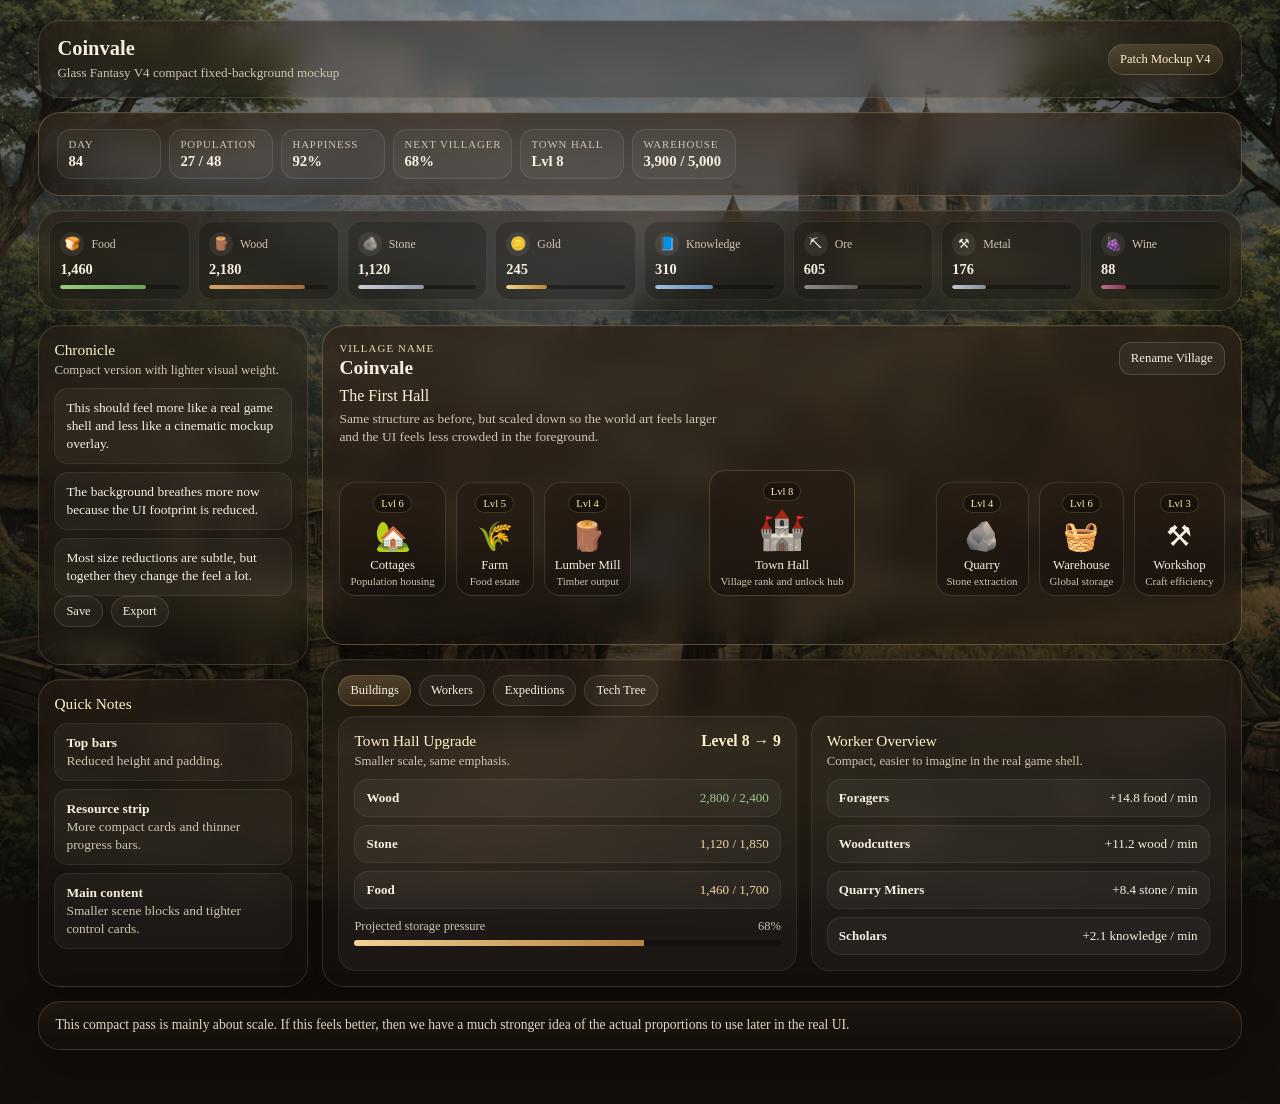
<file: mockup-glass-v4-compact.html>
<!DOCTYPE html>
<html lang="en">
<head>
<meta charset="UTF-8" />
<meta name="viewport" content="width=device-width, initial-scale=1.0" />
<title>Coinvale Glass Fantasy V4 Compact</title>
<style>
:root{
  --bg:url("assets/images/backgrounds/village-valley-main.png");
  --text:#f7efdf;
  --muted:#d0c4b1;
  --line:rgba(247,228,187,.15);
  --line-strong:rgba(231,198,129,.28);
  --panel-top:rgba(40,30,22,.56);
  --panel-bottom:rgba(22,17,13,.40);
  --panel-strong-top:rgba(46,34,24,.72);
  --panel-strong-bottom:rgba(23,17,13,.54);
  --shadow:0 16px 40px rgba(0,0,0,.28);
}
*{box-sizing:border-box}
html,body{margin:0;min-height:100%}
body{
  font-family:Georgia,"Times New Roman",serif;
  color:var(--text);
  background:#120e0b;
}
body::before{
  content:"";
  position:fixed;
  inset:0;
  z-index:-2;
  background:
    radial-gradient(circle at top center,rgba(255,247,232,.12),transparent 24%),
    linear-gradient(180deg,rgba(16,12,8,.24),rgba(16,12,8,.62)),
    var(--bg) center/cover no-repeat;
}
body::after{
  content:"";
  position:fixed;
  inset:0;
  z-index:-1;
  pointer-events:none;
  background:
    radial-gradient(circle at 14% 20%,rgba(255,241,213,.06),transparent 24%),
    linear-gradient(180deg,rgba(18,13,10,.08),rgba(18,13,10,.22));
}
.page{
  width:min(1560px,94vw);
  margin:0 auto;
  padding:20px 0 54px;
}
.stack{
  display:grid;
  gap:14px;
}
.panel{
  border-radius:22px;
  border:1px solid var(--line);
  background:linear-gradient(180deg,var(--panel-top),var(--panel-bottom));
  backdrop-filter:blur(14px) saturate(1.04);
  box-shadow:var(--shadow), inset 0 1px 0 rgba(255,248,230,.035);
}
.panelStrong{
  border-color:var(--line-strong);
  background:linear-gradient(180deg,var(--panel-strong-top),var(--panel-strong-bottom));
}
.hero{
  padding:18px 20px;
}
.eyebrow{
  font-size:.7rem;
  letter-spacing:.17em;
  text-transform:uppercase;
  color:#f0d79d;
}
h1,h2,h3,p{margin:0}
.hero h1{
  margin-top:6px;
  font-size:clamp(1.7rem,2.5vw,2.8rem);
  line-height:.96;
  max-width:14ch;
}
.hero p{
  margin-top:9px;
  max-width:68ch;
  color:var(--muted);
  line-height:1.38;
  font-size:.92rem;
}
.heroPills,.statPills,.buttonRow,.tabs,.titleRow{
  display:flex;
  flex-wrap:wrap;
  gap:8px;
}
.heroPills{margin-top:12px}
.pill,.patch,.button,.tab,.miniTag{
  padding:7px 11px;
  border-radius:999px;
  border:1px solid rgba(255,240,210,.13);
  background:rgba(255,255,255,.045);
  font-size:.78rem;
}
.header{
  padding:16px 18px;
}
.titleRow{
  align-items:center;
  justify-content:space-between;
}
.title{
  font-size:1.28rem;
  font-weight:700;
}
.subtitle{
  margin-top:5px;
  color:var(--muted);
  font-size:.82rem;
}
.patch{
  background:linear-gradient(180deg,rgba(228,196,126,.18),rgba(121,87,46,.18));
  color:#fff0cb;
}
.statPill{
  min-width:104px;
  padding:8px 10px;
  border-radius:14px;
  border:1px solid rgba(255,240,210,.1);
  background:rgba(255,255,255,.04);
}
.statLabel{
  color:var(--muted);
  font-size:.68rem;
  text-transform:uppercase;
  letter-spacing:.08em;
}
.statValue{
  margin-top:3px;
  font-size:.92rem;
  font-weight:700;
}
.resourceStrip{
  display:grid;
  grid-template-columns:repeat(8,minmax(0,1fr));
  gap:8px;
  padding:10px;
}
.resource{
  padding:10px;
  border-radius:15px;
  border:1px solid rgba(255,241,211,.08);
  background:rgba(11,9,8,.24);
}
.resourceHead{
  display:flex;
  align-items:center;
  gap:7px;
}
.icon{
  width:24px;
  height:24px;
  display:grid;
  place-items:center;
  border-radius:50%;
  background:rgba(255,255,255,.07);
  font-size:.82rem;
}
.resourceName{
  font-size:.74rem;
  color:var(--muted);
}
.resourceValue{
  margin-top:5px;
  font-size:.9rem;
  font-weight:700;
}
.resourceBar{
  margin-top:7px;
  height:4px;
  border-radius:999px;
  background:rgba(0,0,0,.34);
  overflow:hidden;
}
.resourceFill{
  height:100%;
  border-radius:999px;
}
.layout{
  display:grid;
  grid-template-columns:270px minmax(0,1fr);
  gap:14px;
}
.sidebar,.main{
  display:grid;
  gap:14px;
}
.card{
  padding:15px;
}
.sectionTitle{
  font-size:.96rem;
  color:#fff0ca;
}
.sectionMeta{
  margin-top:4px;
  color:var(--muted);
  font-size:.8rem;
}
.list{
  display:grid;
  gap:8px;
  margin-top:10px;
}
.item{
  padding:10px 11px;
  border-radius:14px;
  border:1px solid rgba(255,245,217,.07);
  background:rgba(255,255,255,.04);
  font-size:.84rem;
  line-height:1.34;
}
.muted{color:var(--muted)}
.scene{
  padding:16px;
  min-height:320px;
}
.sceneHeader{
  display:flex;
  align-items:flex-start;
  justify-content:space-between;
  gap:12px;
}
.villageLabel{
  font-size:.68rem;
  color:#edd9ad;
  letter-spacing:.1em;
  text-transform:uppercase;
}
.villageName{
  margin-top:3px;
  font-size:1.22rem;
  font-weight:700;
}
.sceneTitle{
  margin-top:8px;
  font-size:1rem;
  color:#fff2d1;
}
.sceneCopy{
  margin-top:5px;
  max-width:58ch;
  color:var(--muted);
  line-height:1.35;
  font-size:.84rem;
}
.sceneAction{
  padding:8px 11px;
  border-radius:12px;
  border:1px solid rgba(255,239,204,.16);
  background:rgba(255,255,255,.05);
  font-size:.8rem;
}
.buildings{
  margin-top:24px;
  display:grid;
  grid-template-columns:1fr auto 1fr;
  gap:12px;
  align-items:end;
}
.cluster{
  display:flex;
  gap:10px;
  align-items:end;
}
.cluster.center{justify-content:center}
.cluster.right{justify-content:flex-end}
.building{
  min-width:78px;
  padding:10px 10px 8px;
  border-radius:16px;
  border:1px solid rgba(255,244,216,.13);
  background:linear-gradient(180deg,rgba(41,30,21,.52),rgba(22,16,12,.40));
  backdrop-filter:blur(7px);
  text-align:center;
}
.building.heroBuilding{
  min-width:132px;
  border-color:rgba(227,194,121,.22);
}
.buildingLevel{
  display:inline-flex;
  padding:3px 7px;
  border-radius:999px;
  background:rgba(0,0,0,.32);
  border:1px solid rgba(232,202,140,.18);
  font-size:.66rem;
  color:#ffe8b1;
}
.buildingIcon{
  margin-top:6px;
  font-size:1.8rem;
}
.heroBuilding .buildingIcon{font-size:2.4rem}
.buildingName{
  margin-top:5px;
  font-size:.8rem;
}
.buildingMeta{
  margin-top:2px;
  color:var(--muted);
  font-size:.68rem;
}
.tabs{margin-bottom:10px}
.tab{
  color:var(--text);
}
.tab.active{
  border-color:rgba(226,194,120,.26);
  background:linear-gradient(180deg,rgba(223,192,127,.24),rgba(129,95,50,.22));
}
.contentGrid{
  display:grid;
  grid-template-columns:1.05fr .95fr;
  gap:14px;
}
.innerPanel{
  padding:15px;
  border-radius:18px;
  border:1px solid rgba(255,245,217,.07);
  background:rgba(255,255,255,.04);
}
.rowBetween{
  display:flex;
  justify-content:space-between;
  gap:10px;
  align-items:flex-start;
}
.headlineValue{
  color:#fff0ca;
  font-size:.98rem;
  font-weight:700;
}
.costList,.workerList{
  display:grid;
  gap:8px;
  margin-top:10px;
}
.costRow,.workerRow{
  padding:10px 11px;
  border-radius:14px;
  border:1px solid rgba(255,245,217,.07);
  background:rgba(255,255,255,.04);
  display:flex;
  justify-content:space-between;
  gap:8px;
  align-items:center;
  font-size:.82rem;
}
.costOk{color:#9ec88e}
.costWarn{color:#f0d5a0}
.progressLabel{
  display:flex;
  justify-content:space-between;
  gap:10px;
  color:var(--muted);
  font-size:.78rem;
  margin-top:10px;
}
.progressBar{
  margin-top:6px;
  height:6px;
  background:rgba(0,0,0,.34);
  border-radius:999px;
  overflow:hidden;
}
.progressFill{
  width:68%;
  height:100%;
  background:linear-gradient(90deg,#f0d295,#b68343);
}
.tail{
  padding:14px 16px;
  line-height:1.38;
  color:#e3d6c2;
  font-size:.85rem;
}
@media (max-width: 1260px){
  .resourceStrip{grid-template-columns:repeat(4,minmax(0,1fr))}
  .layout,.contentGrid,.buildings{grid-template-columns:1fr}
  .cluster,.cluster.right,.cluster.center{justify-content:center}
}
@media (max-width: 760px){
  .page{width:96vw}
  .resourceStrip{grid-template-columns:repeat(2,minmax(0,1fr))}
  .titleRow,.sceneHeader{flex-direction:column;align-items:flex-start}
}
</style>
</head>
<body>
  <div class="page">
    <div class="stack">
      <section class="panel header">
        <div class="titleRow">
          <div>
            <div class="title">Coinvale</div>
            <div class="subtitle">Glass Fantasy V4 compact fixed-background mockup</div>
          </div>
          <div class="patch">Patch Mockup V4</div>
        </div>
      </section>

      <section class="panel panelStrong header">
        <div class="statPills">
          <div class="statPill"><div class="statLabel">Day</div><div class="statValue">84</div></div>
          <div class="statPill"><div class="statLabel">Population</div><div class="statValue">27 / 48</div></div>
          <div class="statPill"><div class="statLabel">Happiness</div><div class="statValue">92%</div></div>
          <div class="statPill"><div class="statLabel">Next Villager</div><div class="statValue">68%</div></div>
          <div class="statPill"><div class="statLabel">Town Hall</div><div class="statValue">Lvl 8</div></div>
          <div class="statPill"><div class="statLabel">Warehouse</div><div class="statValue">3,900 / 5,000</div></div>
        </div>
      </section>

      <section class="panel resourceStrip">
        <div class="resource"><div class="resourceHead"><div class="icon">🍞</div><div class="resourceName">Food</div></div><div class="resourceValue">1,460</div><div class="resourceBar"><div class="resourceFill" style="width:72%;background:linear-gradient(90deg,#98cb7f,#6da55a)"></div></div></div>
        <div class="resource"><div class="resourceHead"><div class="icon">🪵</div><div class="resourceName">Wood</div></div><div class="resourceValue">2,180</div><div class="resourceBar"><div class="resourceFill" style="width:81%;background:linear-gradient(90deg,#d6a16c,#a56d3e)"></div></div></div>
        <div class="resource"><div class="resourceHead"><div class="icon">🪨</div><div class="resourceName">Stone</div></div><div class="resourceValue">1,120</div><div class="resourceBar"><div class="resourceFill" style="width:56%;background:linear-gradient(90deg,#c9ced6,#8f98a5)"></div></div></div>
        <div class="resource"><div class="resourceHead"><div class="icon">🪙</div><div class="resourceName">Gold</div></div><div class="resourceValue">245</div><div class="resourceBar"><div class="resourceFill" style="width:34%;background:linear-gradient(90deg,#efd58d,#b88833)"></div></div></div>
        <div class="resource"><div class="resourceHead"><div class="icon">📘</div><div class="resourceName">Knowledge</div></div><div class="resourceValue">310</div><div class="resourceBar"><div class="resourceFill" style="width:49%;background:linear-gradient(90deg,#9ebedd,#668cb8)"></div></div></div>
        <div class="resource"><div class="resourceHead"><div class="icon">⛏</div><div class="resourceName">Ore</div></div><div class="resourceValue">605</div><div class="resourceBar"><div class="resourceFill" style="width:46%;background:linear-gradient(90deg,#918b87,#5e5955)"></div></div></div>
        <div class="resource"><div class="resourceHead"><div class="icon">⚒</div><div class="resourceName">Metal</div></div><div class="resourceValue">176</div><div class="resourceBar"><div class="resourceFill" style="width:28%;background:linear-gradient(90deg,#bec7d0,#818d99)"></div></div></div>
        <div class="resource"><div class="resourceHead"><div class="icon">🍇</div><div class="resourceName">Wine</div></div><div class="resourceValue">88</div><div class="resourceBar"><div class="resourceFill" style="width:21%;background:linear-gradient(90deg,#c26d8c,#7f3754)"></div></div></div>
      </section>

      <section class="layout">
        <aside class="sidebar">
          <section class="panel card">
            <div class="sectionTitle">Chronicle</div>
            <div class="sectionMeta">Compact version with lighter visual weight.</div>
            <div class="list">
              <div class="item">This should feel more like a real game shell and less like a cinematic mockup overlay.</div>
              <div class="item">The background breathes more now because the UI footprint is reduced.</div>
              <div class="item">Most size reductions are subtle, but together they change the feel a lot.</div>
            </div>
            <div class="buttonRow">
              <div class="button">Save</div>
              <div class="button">Export</div>
            </div>
          </section>

          <section class="panel card">
            <div class="sectionTitle">Quick Notes</div>
            <div class="list">
              <div class="item"><strong>Top bars</strong><div class="muted">Reduced height and padding.</div></div>
              <div class="item"><strong>Resource strip</strong><div class="muted">More compact cards and thinner progress bars.</div></div>
              <div class="item"><strong>Main content</strong><div class="muted">Smaller scene blocks and tighter control cards.</div></div>
            </div>
          </section>
        </aside>

        <main class="main">
          <section class="panel panelStrong scene">
            <div class="sceneHeader">
              <div>
                <div class="villageLabel">Village Name</div>
                <div class="villageName">Coinvale</div>
                <div class="sceneTitle">The First Hall</div>
                <div class="sceneCopy">
                  Same structure as before, but scaled down so the world art feels larger and the UI feels less crowded in the foreground.
                </div>
              </div>
              <div class="sceneAction">Rename Village</div>
            </div>

            <div class="buildings">
              <div class="cluster">
                <div class="building"><div class="buildingLevel">Lvl 6</div><div class="buildingIcon">🏡</div><div class="buildingName">Cottages</div><div class="buildingMeta">Population housing</div></div>
                <div class="building"><div class="buildingLevel">Lvl 5</div><div class="buildingIcon">🌾</div><div class="buildingName">Farm</div><div class="buildingMeta">Food estate</div></div>
                <div class="building"><div class="buildingLevel">Lvl 4</div><div class="buildingIcon">🪵</div><div class="buildingName">Lumber Mill</div><div class="buildingMeta">Timber output</div></div>
              </div>
              <div class="cluster center">
                <div class="building heroBuilding"><div class="buildingLevel">Lvl 8</div><div class="buildingIcon">🏰</div><div class="buildingName">Town Hall</div><div class="buildingMeta">Village rank and unlock hub</div></div>
              </div>
              <div class="cluster right">
                <div class="building"><div class="buildingLevel">Lvl 4</div><div class="buildingIcon">🪨</div><div class="buildingName">Quarry</div><div class="buildingMeta">Stone extraction</div></div>
                <div class="building"><div class="buildingLevel">Lvl 6</div><div class="buildingIcon">🧺</div><div class="buildingName">Warehouse</div><div class="buildingMeta">Global storage</div></div>
                <div class="building"><div class="buildingLevel">Lvl 3</div><div class="buildingIcon">⚒</div><div class="buildingName">Workshop</div><div class="buildingMeta">Craft efficiency</div></div>
              </div>
            </div>
          </section>

          <section class="panel card">
            <div class="tabs">
              <div class="tab active">Buildings</div>
              <div class="tab">Workers</div>
              <div class="tab">Expeditions</div>
              <div class="tab">Tech Tree</div>
            </div>

            <div class="contentGrid">
              <div class="innerPanel">
                <div class="rowBetween">
                  <div>
                    <div class="sectionTitle">Town Hall Upgrade</div>
                    <div class="sectionMeta">Smaller scale, same emphasis.</div>
                  </div>
                  <div class="headlineValue">Level 8 → 9</div>
                </div>
                <div class="costList">
                  <div class="costRow"><strong>Wood</strong><span class="costOk">2,800 / 2,400</span></div>
                  <div class="costRow"><strong>Stone</strong><span class="costWarn">1,120 / 1,850</span></div>
                  <div class="costRow"><strong>Food</strong><span class="costWarn">1,460 / 1,700</span></div>
                </div>
                <div class="progressLabel"><span>Projected storage pressure</span><span>68%</span></div>
                <div class="progressBar"><div class="progressFill"></div></div>
              </div>

              <div class="innerPanel">
                <div class="sectionTitle">Worker Overview</div>
                <div class="sectionMeta">Compact, easier to imagine in the real game shell.</div>
                <div class="workerList">
                  <div class="workerRow"><strong>Foragers</strong><span>+14.8 food / min</span></div>
                  <div class="workerRow"><strong>Woodcutters</strong><span>+11.2 wood / min</span></div>
                  <div class="workerRow"><strong>Quarry Miners</strong><span>+8.4 stone / min</span></div>
                  <div class="workerRow"><strong>Scholars</strong><span>+2.1 knowledge / min</span></div>
                </div>
              </div>
            </div>
          </section>
        </main>
      </section>

      <section class="panel tail">
        This compact pass is mainly about scale. If this feels better, then we have a much stronger idea of the actual proportions to use later in the real UI.
      </section>
    </div>
  </div>
</body>
</html>
</file>
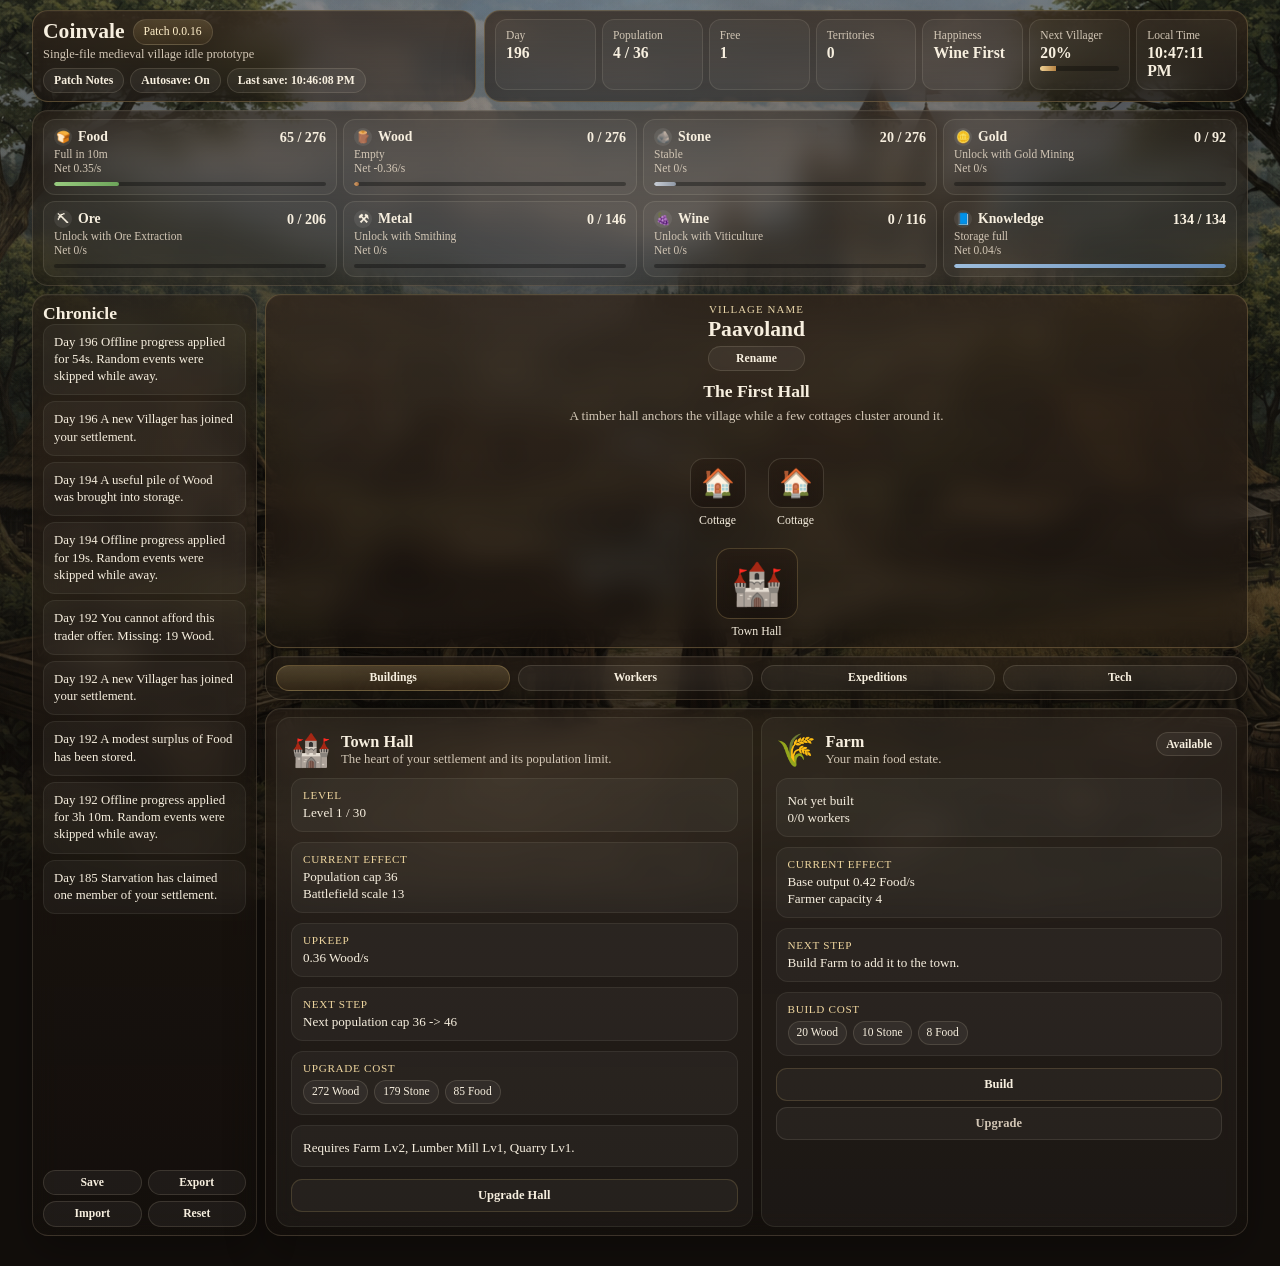
<file: mockup-glass-v4-current-layout.html>
<!DOCTYPE html>
<html lang="en">
<head>
<meta charset="UTF-8" />
<meta name="viewport" content="width=device-width, initial-scale=1.0" />
<title>Coinvale V4 Current Layout Mockup</title>
<style>
:root{
  --bg:url("assets/images/backgrounds/village-valley-main.png");
  --text:#f7efdf;
  --muted:#d2c6b5;
  --gold:#e1c27d;
  --line:rgba(245,228,192,.14);
  --line-strong:rgba(231,198,129,.24);
  --panel-top:rgba(40,30,22,.56);
  --panel-bottom:rgba(22,17,13,.42);
  --panel-strong-top:rgba(48,35,25,.76);
  --panel-strong-bottom:rgba(23,17,13,.60);
  --shadow:0 16px 40px rgba(0,0,0,.28);
}
*{box-sizing:border-box}
html,body{margin:0;min-height:100%}
body{
  font-family:Georgia,"Times New Roman",serif;
  color:var(--text);
  background:#120e0b;
}
body::before{
  content:"";
  position:fixed;
  inset:0;
  z-index:-2;
  background:
    radial-gradient(circle at top center,rgba(255,247,232,.12),transparent 24%),
    linear-gradient(180deg,rgba(16,12,8,.26),rgba(16,12,8,.64)),
    var(--bg) center/cover no-repeat;
}
body::after{
  content:"";
  position:fixed;
  inset:0;
  z-index:-1;
  pointer-events:none;
  background:
    radial-gradient(circle at 14% 20%,rgba(255,241,213,.06),transparent 24%),
    linear-gradient(180deg,rgba(18,13,10,.08),rgba(18,13,10,.24));
}
.page{
  width:min(1520px,95vw);
  margin:0 auto;
  padding:10px 0 30px;
}
.shell{
  display:grid;
  gap:8px;
}
.panel{
  border-radius:16px;
  border:1px solid var(--line);
  background:linear-gradient(180deg,var(--panel-top),var(--panel-bottom));
  backdrop-filter:blur(14px) saturate(1.04);
  box-shadow:var(--shadow), inset 0 1px 0 rgba(255,248,230,.03);
}
.panelStrong{
  border-color:var(--line-strong);
  background:linear-gradient(180deg,var(--panel-strong-top),var(--panel-strong-bottom));
}
.topRow{
  display:grid;
  grid-template-columns:1.25fr 2.15fr;
  gap:8px;
}
.brandPanel,.statBar,.resourceBar,.tabsPanel,.contentPanel,.scenePanel,.chroniclePanel{
  padding:8px 10px;
}
.brandRow,.brandActions,.topStats,.resourceGrid,.tabs,.actionGrid,.costTags,.sceneMeta{
  display:flex;
  flex-wrap:wrap;
  gap:6px;
}
.brandRow{
  align-items:center;
  justify-content:space-between;
}
.brandTitle{
  font-size:1.35rem;
  font-weight:700;
}
.brandSub{
  margin-top:2px;
  color:var(--muted);
  font-size:.78rem;
}
.pill,.miniBtn,.tag,.tab{
  padding:6px 10px;
  border-radius:999px;
  border:1px solid rgba(255,240,210,.13);
  background:rgba(255,255,255,.05);
  font-size:.73rem;
  line-height:1;
}
.patch{
  background:linear-gradient(180deg,rgba(228,196,126,.18),rgba(121,87,46,.18));
  color:#fff0cb;
}
.topStats{
  flex-wrap:nowrap;
}
.statCard{
  flex:1 1 0;
  min-width:0;
  padding:9px 10px;
  border-radius:12px;
  border:1px solid rgba(255,240,210,.1);
  background:rgba(255,255,255,.04);
}
.statLabel{
  color:var(--muted);
  font-size:.72rem;
}
.statValue{
  margin-top:3px;
  font-size:.98rem;
  font-weight:700;
}
.statSub{
  margin-top:4px;
  height:5px;
  border-radius:999px;
  background:rgba(0,0,0,.32);
  overflow:hidden;
}
.statFill{
  height:100%;
  width:20%;
  background:linear-gradient(90deg,#f0d295,#b68343);
}
.resourceGrid{
  display:grid;
  grid-template-columns:repeat(8,minmax(0,1fr));
}
.resourceCard{
  min-width:0;
  padding:8px 10px;
  border-radius:12px;
  border:1px solid rgba(255,240,210,.1);
  background:rgba(255,255,255,.04);
}
.resourceHead{
  display:flex;
  align-items:center;
  justify-content:space-between;
  gap:8px;
}
.resourceName{
  display:flex;
  align-items:center;
  gap:6px;
  font-size:.86rem;
  font-weight:700;
}
.resourceIcon{
  width:18px;
  height:18px;
  display:grid;
  place-items:center;
  border-radius:50%;
  background:rgba(255,255,255,.08);
  font-size:.72rem;
}
.resourceAmount{
  font-size:.88rem;
  font-weight:700;
}
.resourceMeta{
  margin-top:2px;
  color:var(--muted);
  font-size:.72rem;
  line-height:1.2;
}
.bar{
  margin-top:6px;
  height:4px;
  border-radius:999px;
  background:rgba(0,0,0,.34);
  overflow:hidden;
}
.fill{
  height:100%;
  border-radius:999px;
}
.mainLayout{
  display:grid;
  grid-template-columns:225px minmax(0,1fr);
  gap:8px;
}
.chroniclePanel{
  display:grid;
  grid-template-rows:auto 1fr auto;
  min-height:700px;
}
.sectionTitle{
  font-size:1.1rem;
  font-weight:700;
}
.chronicleList{
  display:grid;
  gap:6px;
  align-content:start;
}
.logItem{
  padding:9px 10px;
  border-radius:12px;
  border:1px solid rgba(255,245,217,.07);
  background:rgba(255,255,255,.04);
  font-size:.8rem;
  line-height:1.35;
}
.actionGrid{
  display:grid;
  grid-template-columns:1fr 1fr;
  gap:6px;
}
.miniBtn{
  text-align:center;
  font-weight:700;
}
.rightColumn{
  display:grid;
  gap:8px;
}
.scenePanel{
  min-height:300px;
  display:grid;
  justify-items:center;
  align-content:start;
  text-align:center;
}
.villageLabel{
  color:#ead7aa;
  font-size:.68rem;
  text-transform:uppercase;
  letter-spacing:.1em;
}
.villageName{
  font-size:1.35rem;
  font-weight:700;
  margin-top:2px;
}
.renameBtn{
  margin-top:4px;
}
.sceneTitle{
  margin-top:10px;
  font-size:1.1rem;
  font-weight:700;
}
.sceneCopy{
  margin-top:6px;
  color:var(--muted);
  font-size:.82rem;
  max-width:60ch;
}
.sceneStage{
  margin-top:34px;
  width:100%;
  min-height:150px;
  display:grid;
  align-content:end;
  justify-items:center;
}
.sceneBuildings{
  display:grid;
  grid-template-rows:auto auto;
  gap:20px;
  justify-items:center;
}
.cottageRow{
  display:flex;
  gap:22px;
}
.buildingTiny,.buildingHero{
  display:grid;
  justify-items:center;
  gap:5px;
}
.buildingIcon{
  padding:8px 10px;
  border-radius:14px;
  border:1px solid rgba(255,244,216,.14);
  background:linear-gradient(180deg,rgba(41,30,21,.52),rgba(22,16,12,.40));
  backdrop-filter:blur(7px);
}
.buildingTiny .buildingIcon{
  font-size:1.7rem;
}
.buildingHero .buildingIcon{
  font-size:2.6rem;
  padding:10px 14px;
  border-color:rgba(227,194,121,.24);
}
.buildingLabel{
  font-size:.74rem;
}
.tabs{
  display:grid;
  grid-template-columns:repeat(4,1fr);
  gap:8px;
}
.tab{
  text-align:center;
  font-weight:700;
}
.tab.active{
  border-color:rgba(226,194,120,.26);
  background:linear-gradient(180deg,rgba(223,192,127,.24),rgba(129,95,50,.22));
}
.contentPanel{
  min-height:345px;
}
.cardsGrid{
  display:grid;
  grid-template-columns:420px 420px 1fr;
  gap:8px;
}
.card{
  padding:14px;
  border-radius:14px;
  border:1px solid rgba(255,245,217,.08);
  background:rgba(255,255,255,.04);
  min-height:330px;
}
.cardHead{
  display:grid;
  grid-template-columns:auto 1fr auto;
  gap:10px;
  align-items:start;
}
.cardIcon{
  font-size:2rem;
  line-height:1;
  padding-top:2px;
}
.cardTitle{
  font-size:1.02rem;
  font-weight:700;
}
.cardDesc{
  color:var(--muted);
  font-size:.8rem;
  line-height:1.25;
}
.badge{
  padding:5px 9px;
  border-radius:999px;
  border:1px solid rgba(255,240,210,.13);
  background:rgba(255,255,255,.05);
  font-size:.72rem;
  font-weight:700;
}
.metaBlock{
  margin-top:10px;
  padding:10px 11px;
  border-radius:12px;
  border:1px solid rgba(255,245,217,.07);
  background:rgba(255,255,255,.04);
}
.metaTitle{
  color:#f0d7a0;
  font-size:.7rem;
  text-transform:uppercase;
  letter-spacing:.06em;
}
.metaText{
  margin-top:3px;
  font-size:.82rem;
  line-height:1.3;
}
.costTags{
  margin-top:6px;
}
.tag{
  padding:5px 8px;
  font-size:.72rem;
}
.cardButtons{
  margin-top:12px;
  display:grid;
  gap:6px;
}
.wideBtn{
  padding:8px 10px;
  text-align:center;
  border-radius:11px;
  border:1px solid rgba(255,240,210,.1);
  background:rgba(255,255,255,.04);
  color:var(--muted);
  font-size:.78rem;
  font-weight:700;
}
.wideBtn.primary{
  color:var(--text);
  border-color:rgba(226,194,120,.18);
}
.emptyCard{
  background:rgba(255,255,255,.02);
}
@media (max-width: 1320px){
  .resourceGrid{grid-template-columns:repeat(4,minmax(0,1fr))}
  .cardsGrid{grid-template-columns:1fr 1fr}
  .emptyCard{display:none}
}
@media (max-width: 980px){
  .topRow,.mainLayout,.cardsGrid,.tabs{grid-template-columns:1fr}
  .topStats{flex-wrap:wrap}
  .chroniclePanel{min-height:auto}
}
</style>
</head>
<body>
  <div class="page">
    <div class="shell">
      <section class="topRow">
        <div class="panel panelStrong brandPanel">
          <div class="brandRow">
            <div>
              <div style="display:flex;align-items:center;gap:8px;flex-wrap:wrap">
                <div class="brandTitle">Coinvale</div>
                <div class="pill patch">Patch 0.0.16</div>
              </div>
              <div class="brandSub">Single-file medieval village idle prototype</div>
            </div>
            <div class="brandActions">
              <div class="miniBtn">Patch Notes</div>
              <div class="miniBtn">Autosave: On</div>
              <div class="miniBtn">Last save: 10:46:08 PM</div>
            </div>
          </div>
        </div>

        <div class="panel panelStrong statBar">
          <div class="topStats">
            <div class="statCard"><div class="statLabel">Day</div><div class="statValue">196</div></div>
            <div class="statCard"><div class="statLabel">Population</div><div class="statValue">4 / 36</div></div>
            <div class="statCard"><div class="statLabel">Free</div><div class="statValue">1</div></div>
            <div class="statCard"><div class="statLabel">Territories</div><div class="statValue">0</div></div>
            <div class="statCard"><div class="statLabel">Happiness</div><div class="statValue">Wine First</div></div>
            <div class="statCard">
              <div class="statLabel">Next Villager</div>
              <div class="statValue">20%</div>
              <div class="statSub"><div class="statFill"></div></div>
            </div>
            <div class="statCard"><div class="statLabel">Local Time</div><div class="statValue">10:47:11 PM</div></div>
          </div>
        </div>
      </section>

      <section class="panel resourceBar">
        <div class="resourceGrid">
          <div class="resourceCard">
            <div class="resourceHead"><div class="resourceName"><span class="resourceIcon">🍞</span>Food</div><div class="resourceAmount">65 / 276</div></div>
            <div class="resourceMeta">Full in 10m<br>Net 0.35/s</div>
            <div class="bar"><div class="fill" style="width:24%;background:linear-gradient(90deg,#98cb7f,#6da55a)"></div></div>
          </div>
          <div class="resourceCard">
            <div class="resourceHead"><div class="resourceName"><span class="resourceIcon">🪵</span>Wood</div><div class="resourceAmount">0 / 276</div></div>
            <div class="resourceMeta">Empty<br>Net -0.36/s</div>
            <div class="bar"><div class="fill" style="width:2%;background:linear-gradient(90deg,#d6a16c,#a56d3e)"></div></div>
          </div>
          <div class="resourceCard">
            <div class="resourceHead"><div class="resourceName"><span class="resourceIcon">🪨</span>Stone</div><div class="resourceAmount">20 / 276</div></div>
            <div class="resourceMeta">Stable<br>Net 0/s</div>
            <div class="bar"><div class="fill" style="width:8%;background:linear-gradient(90deg,#c9ced6,#8f98a5)"></div></div>
          </div>
          <div class="resourceCard">
            <div class="resourceHead"><div class="resourceName"><span class="resourceIcon">🪙</span>Gold</div><div class="resourceAmount">0 / 92</div></div>
            <div class="resourceMeta">Unlock with Gold Mining<br>Net 0/s</div>
            <div class="bar"><div class="fill" style="width:0%;background:linear-gradient(90deg,#efd58d,#b88833)"></div></div>
          </div>
          <div class="resourceCard">
            <div class="resourceHead"><div class="resourceName"><span class="resourceIcon">⛏</span>Ore</div><div class="resourceAmount">0 / 206</div></div>
            <div class="resourceMeta">Unlock with Ore Extraction<br>Net 0/s</div>
            <div class="bar"><div class="fill" style="width:0%;background:linear-gradient(90deg,#918b87,#5e5955)"></div></div>
          </div>
          <div class="resourceCard">
            <div class="resourceHead"><div class="resourceName"><span class="resourceIcon">⚒</span>Metal</div><div class="resourceAmount">0 / 146</div></div>
            <div class="resourceMeta">Unlock with Smithing<br>Net 0/s</div>
            <div class="bar"><div class="fill" style="width:0%;background:linear-gradient(90deg,#bec7d0,#818d99)"></div></div>
          </div>
          <div class="resourceCard">
            <div class="resourceHead"><div class="resourceName"><span class="resourceIcon">🍇</span>Wine</div><div class="resourceAmount">0 / 116</div></div>
            <div class="resourceMeta">Unlock with Viticulture<br>Net 0/s</div>
            <div class="bar"><div class="fill" style="width:0%;background:linear-gradient(90deg,#c26d8c,#7f3754)"></div></div>
          </div>
          <div class="resourceCard">
            <div class="resourceHead"><div class="resourceName"><span class="resourceIcon">📘</span>Knowledge</div><div class="resourceAmount">134 / 134</div></div>
            <div class="resourceMeta">Storage full<br>Net 0.04/s</div>
            <div class="bar"><div class="fill" style="width:100%;background:linear-gradient(90deg,#9ebedd,#668cb8)"></div></div>
          </div>
        </div>
      </section>

      <section class="mainLayout">
        <aside class="panel chroniclePanel">
          <div class="sectionTitle">Chronicle</div>
          <div class="chronicleList">
            <div class="logItem">Day 196 Offline progress applied for 54s. Random events were skipped while away.</div>
            <div class="logItem">Day 196 A new Villager has joined your settlement.</div>
            <div class="logItem">Day 194 A useful pile of Wood was brought into storage.</div>
            <div class="logItem">Day 194 Offline progress applied for 19s. Random events were skipped while away.</div>
            <div class="logItem">Day 192 You cannot afford this trader offer. Missing: 19 Wood.</div>
            <div class="logItem">Day 192 A new Villager has joined your settlement.</div>
            <div class="logItem">Day 192 A modest surplus of Food has been stored.</div>
            <div class="logItem">Day 192 Offline progress applied for 3h 10m. Random events were skipped while away.</div>
            <div class="logItem">Day 185 Starvation has claimed one member of your settlement.</div>
          </div>
          <div class="actionGrid">
            <div class="miniBtn">Save</div>
            <div class="miniBtn">Export</div>
            <div class="miniBtn">Import</div>
            <div class="miniBtn">Reset</div>
          </div>
        </aside>

        <div class="rightColumn">
          <section class="panel panelStrong scenePanel">
            <div class="sceneMeta">
              <div>
                <div class="villageLabel">Village Name</div>
                <div class="villageName">Paavoland</div>
                <div class="miniBtn renameBtn">Rename</div>
              </div>
            </div>
            <div class="sceneTitle">The First Hall</div>
            <div class="sceneCopy">A timber hall anchors the village while a few cottages cluster around it.</div>
            <div class="sceneStage">
              <div class="sceneBuildings">
                <div class="cottageRow">
                  <div class="buildingTiny">
                    <div class="buildingIcon">🏠</div>
                    <div class="buildingLabel">Cottage</div>
                  </div>
                  <div class="buildingTiny">
                    <div class="buildingIcon">🏠</div>
                    <div class="buildingLabel">Cottage</div>
                  </div>
                </div>
                <div class="buildingHero">
                  <div class="buildingIcon">🏰</div>
                  <div class="buildingLabel">Town Hall</div>
                </div>
              </div>
            </div>
          </section>

          <section class="panel tabsPanel">
            <div class="tabs">
              <div class="tab active">Buildings</div>
              <div class="tab">Workers</div>
              <div class="tab">Expeditions</div>
              <div class="tab">Tech</div>
            </div>
          </section>

          <section class="panel contentPanel">
            <div class="cardsGrid">
              <div class="card">
                <div class="cardHead">
                  <div class="cardIcon">🏰</div>
                  <div>
                    <div class="cardTitle">Town Hall</div>
                    <div class="cardDesc">The heart of your settlement and its population limit.</div>
                  </div>
                </div>
                <div class="metaBlock">
                  <div class="metaTitle">Level</div>
                  <div class="metaText">Level 1 / 30</div>
                </div>
                <div class="metaBlock">
                  <div class="metaTitle">Current Effect</div>
                  <div class="metaText">Population cap 36<br>Battlefield scale 13</div>
                </div>
                <div class="metaBlock">
                  <div class="metaTitle">Upkeep</div>
                  <div class="metaText">0.36 Wood/s</div>
                </div>
                <div class="metaBlock">
                  <div class="metaTitle">Next Step</div>
                  <div class="metaText">Next population cap 36 -> 46</div>
                </div>
                <div class="metaBlock">
                  <div class="metaTitle">Upgrade Cost</div>
                  <div class="costTags">
                    <div class="tag">272 Wood</div>
                    <div class="tag">179 Stone</div>
                    <div class="tag">85 Food</div>
                  </div>
                </div>
                <div class="metaBlock">
                  <div class="metaText">Requires Farm Lv2, Lumber Mill Lv1, Quarry Lv1.</div>
                </div>
                <div class="cardButtons">
                  <div class="wideBtn primary">Upgrade Hall</div>
                </div>
              </div>

              <div class="card">
                <div class="cardHead">
                  <div class="cardIcon">🌾</div>
                  <div>
                    <div class="cardTitle">Farm</div>
                    <div class="cardDesc">Your main food estate.</div>
                  </div>
                  <div class="badge">Available</div>
                </div>
                <div class="metaBlock">
                  <div class="metaText">Not yet built<br>0/0 workers</div>
                </div>
                <div class="metaBlock">
                  <div class="metaTitle">Current Effect</div>
                  <div class="metaText">Base output 0.42 Food/s<br>Farmer capacity 4</div>
                </div>
                <div class="metaBlock">
                  <div class="metaTitle">Next Step</div>
                  <div class="metaText">Build Farm to add it to the town.</div>
                </div>
                <div class="metaBlock">
                  <div class="metaTitle">Build Cost</div>
                  <div class="costTags">
                    <div class="tag">20 Wood</div>
                    <div class="tag">10 Stone</div>
                    <div class="tag">8 Food</div>
                  </div>
                </div>
                <div class="cardButtons">
                  <div class="wideBtn primary">Build</div>
                  <div class="wideBtn">Upgrade</div>
                </div>
              </div>

              <div class="card emptyCard"></div>
            </div>
          </section>
        </div>
      </section>
    </div>
  </div>
</body>
</html>
</file>
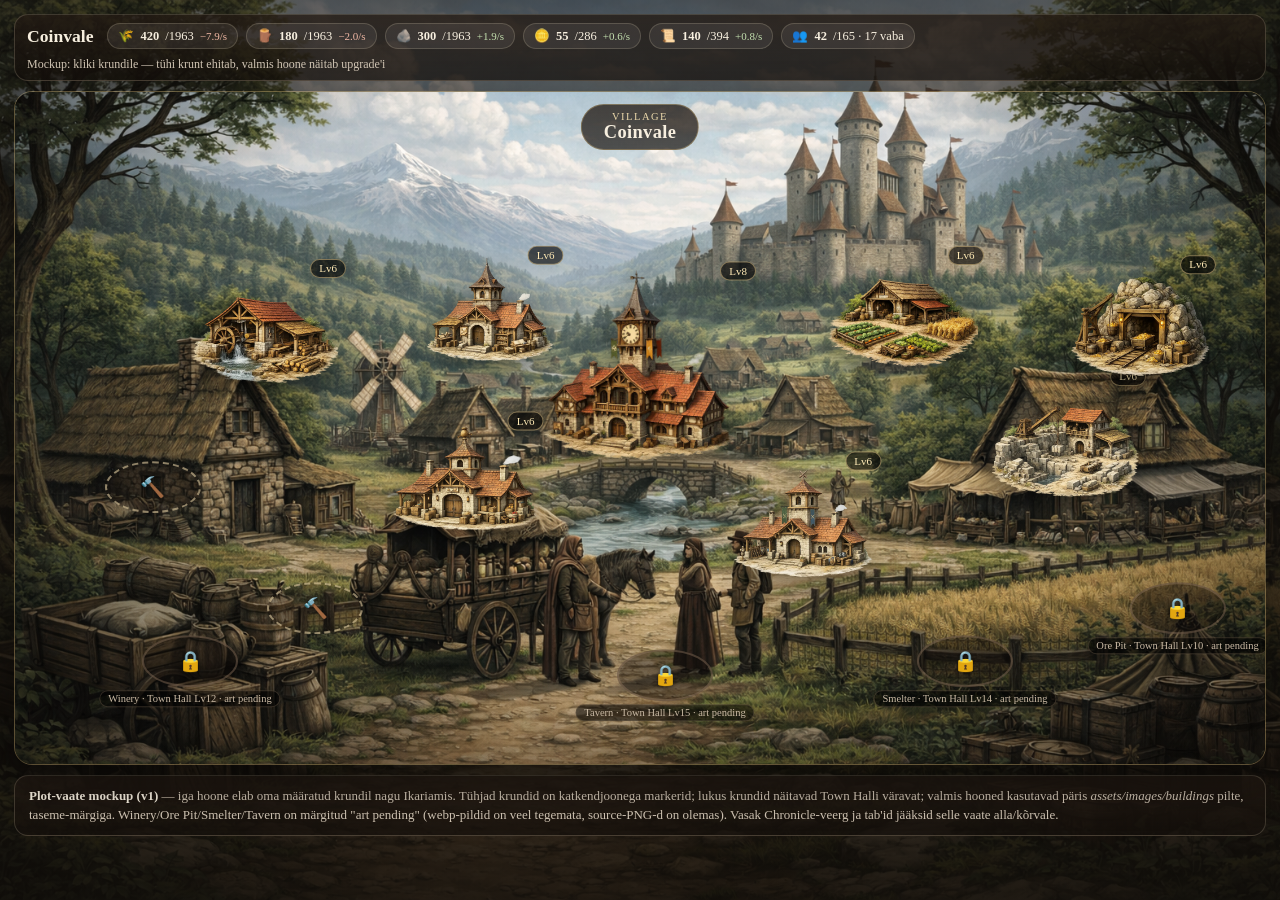
<file: mockup-plots-v1.html>
<!DOCTYPE html>
<html lang="en">
<head>
<meta charset="UTF-8" />
<meta name="viewport" content="width=device-width, initial-scale=1.0" />
<title>Coinvale - Plot Town View Mockup v1</title>
<style>
:root{
  --textWarm:#f7efdf; --mutedWarm:#d2c6b5;
  --lineWarm:rgba(245,228,192,.18); --lineWarmStrong:rgba(231,198,129,.34);
  --panelTop:rgba(36,27,20,.78); --panelBottom:rgba(20,15,11,.68);
  --gold:#e2c481; --good:#c5e1b0; --bad:#f0b8a4;
}
*{box-sizing:border-box}
body{margin:0;font-family:Georgia,"Times New Roman",serif;color:var(--textWarm);background:#120e0b;
  min-height:100vh;padding:14px}
body::before{content:'';position:fixed;inset:0;z-index:-1;
  background:linear-gradient(180deg,rgba(16,12,8,.55),rgba(16,12,8,.8)),
  url("assets/images/backgrounds/village-valley-main.png") center/cover no-repeat}
.wrap{max-width:1500px;margin:0 auto;display:grid;gap:10px}

/* --- slim top strip (mock) --- */
.topStrip{display:flex;gap:8px;flex-wrap:wrap;align-items:center;
  background:linear-gradient(180deg,var(--panelTop),var(--panelBottom));
  border:1px solid var(--lineWarm);border-radius:14px;padding:8px 12px}
.brand{font-weight:700;font-size:1.1rem;margin-right:6px}
.chip{display:inline-flex;gap:6px;align-items:center;background:rgba(255,255,255,.07);
  border:1px solid var(--lineWarm);border-radius:999px;padding:4px 10px;font-size:12.5px}
.chip b{font-weight:700}
.chip .net{font-size:11px;color:var(--good)}
.chip .net.neg{color:var(--bad)}
.spacer{flex:1}
.hint{color:var(--mutedWarm);font-size:12px}

/* --- the town map --- */
.mapCard{position:relative;border-radius:18px;border:1px solid var(--lineWarmStrong);
  overflow:hidden;box-shadow:0 18px 44px rgba(0,0,0,.45)}
.map{position:relative;aspect-ratio: 16 / 8.6;
  background:url("assets/images/backgrounds/village-valley-main.png") center/cover no-repeat}
.map::after{content:'';position:absolute;inset:0;pointer-events:none;
  background:radial-gradient(ellipse at 50% 42%,transparent 55%,rgba(10,7,5,.55) 100%)}
.villageName{position:absolute;top:12px;left:50%;transform:translateX(-50%);z-index:5;
  text-align:center;padding:6px 22px;border-radius:999px;
  background:linear-gradient(180deg,var(--panelTop),var(--panelBottom));
  border:1px solid var(--lineWarmStrong)}
.villageName b{font-size:1.15rem;letter-spacing:.02em}
.villageName span{display:block;font-size:.66rem;letter-spacing:.14em;color:#ead7aa;text-transform:uppercase}

/* --- plots --- */
.plot{position:absolute;transform:translate(-50%,-92%);display:grid;justify-items:center;
  cursor:pointer;z-index:2;transition:filter .15s ease, z-index 0s}
.plot:hover{filter:brightness(1.12) drop-shadow(0 0 14px rgba(242,210,138,.45));z-index:6}
.plot img{display:block;filter:drop-shadow(0 10px 14px rgba(0,0,0,.45))}
.plot .lv{position:absolute;top:-4px;right:-6px;background:rgba(0,0,0,.62);
  border:1px solid rgba(232,202,140,.5);color:#ffeab6;border-radius:999px;
  padding:3px 8px;font-size:11px;line-height:1;z-index:3}
.plot .nameTag{position:absolute;bottom:-20px;left:50%;transform:translateX(-50%);
  white-space:nowrap;background:rgba(0,0,0,.6);border:1px solid var(--lineWarm);
  color:#f2e5d2;font-size:11px;padding:2px 9px;border-radius:999px;
  opacity:0;transition:opacity .15s ease;pointer-events:none}
.plot:hover .nameTag{opacity:1}

/* empty + locked plot markers */
.marker{width:96px;height:52px;border-radius:50%;
  border:2px dashed rgba(242,221,175,.55);background:rgba(20,14,9,.28);
  display:grid;place-items:center;transition:background .15s ease,border-color .15s ease}
.plot:hover .marker{background:rgba(242,210,138,.14);border-color:#f2d28a}
.marker .glyph{font-size:20px;filter:drop-shadow(0 1px 2px rgba(0,0,0,.6))}
.plot.locked{cursor:default}
.plot.locked .marker{border-style:solid;border-color:rgba(150,125,100,.4);background:rgba(15,11,8,.4)}
.plot.locked:hover{filter:none}
.plot.locked .gate{position:absolute;bottom:-20px;left:50%;transform:translateX(-50%);
  white-space:nowrap;color:#c9b9a4;font-size:10.5px;background:rgba(0,0,0,.55);
  padding:2px 8px;border-radius:999px;border:1px solid rgba(150,125,100,.3)}

/* --- popover --- */
.pop{position:absolute;z-index:20;width:280px;display:none;
  background:linear-gradient(180deg,#4b3728,#2b2119);
  border:1px solid rgba(226,194,120,.34);border-radius:14px;padding:12px;
  box-shadow:0 16px 34px rgba(0,0,0,.5);font-size:13px}
.pop.open{display:block}
.pop h3{margin:0 0 2px;font-size:15px;color:#fff1cf}
.pop .sub{color:var(--mutedWarm);font-size:12px;margin:0 0 8px}
.pop .row{display:flex;gap:6px;flex-wrap:wrap;margin:6px 0}
.pop .cost{background:rgba(255,255,255,.08);border:1px solid rgba(255,240,210,.16);
  border-radius:999px;padding:2px 8px;font-size:11.5px}
.pop .cost.miss{color:#ffd2c2;border-color:#c46f64;background:rgba(93,36,29,.4)}
.pop .eff{color:var(--mutedWarm);font-size:12px;line-height:1.4}
.pop .btn{width:100%;margin-top:8px;padding:8px;border-radius:10px;cursor:pointer;
  font:inherit;font-weight:700;font-size:13px;color:#fff8ea;
  background:linear-gradient(180deg,#d8b06e,#8b673f);border:1px solid #e2c481}
.pop .btn.ghost{background:rgba(255,255,255,.08);border:1px solid var(--lineWarm);color:var(--textWarm)}
.pop .close{position:absolute;top:6px;right:10px;background:none;border:none;color:var(--mutedWarm);
  font-size:16px;cursor:pointer;font-family:inherit}

.note{background:linear-gradient(180deg,var(--panelTop),var(--panelBottom));
  border:1px solid var(--lineWarm);border-radius:14px;padding:10px 14px;
  color:var(--mutedWarm);font-size:13px;line-height:1.5}
.note b{color:var(--textWarm)}
</style>
</head>
<body>
<div class="wrap">

  <div class="topStrip">
    <span class="brand">Coinvale</span>
    <span class="chip">🌾 <b>420</b>/1963 <span class="net neg">−7.9/s</span></span>
    <span class="chip">🪵 <b>180</b>/1963 <span class="net neg">−2.0/s</span></span>
    <span class="chip">🪨 <b>300</b>/1963 <span class="net">+1.9/s</span></span>
    <span class="chip">🪙 <b>55</b>/286 <span class="net">+0.6/s</span></span>
    <span class="chip">📜 <b>140</b>/394 <span class="net">+0.8/s</span></span>
    <span class="chip">👥 <b>42</b>/165 · 17 vaba</span>
    <span class="spacer"></span>
    <span class="hint">Mockup: kliki krundile — tühi krunt ehitab, valmis hoone näitab upgrade'i</span>
  </div>

  <div class="mapCard">
    <div class="map" id="map">
      <div class="villageName"><span>Village</span><b>Coinvale</b></div>
      <div class="pop" id="pop"><button class="close" onclick="closePop()">×</button><div id="popBody"></div></div>
    </div>
  </div>

  <div class="note">
    <b>Plot-vaate mockup (v1)</b> — iga hoone elab oma määratud krundil nagu Ikariamis.
    Tühjad krundid on katkendjoonega markerid; lukus krundid näitavad Town Halli väravat;
    valmis hooned kasutavad päris <i>assets/images/buildings</i> pilte, taseme-märgiga.
    Winery/Ore Pit/Smelter/Tavern on märgitud "art pending" (webp-pildid on veel tegemata,
    source-PNG-d on olemas). Vasak Chronicle-veerg ja tab'id jääksid selle vaate alla/kõrvale.
  </div>
</div>

<script>
// plot layout: designated home per building, % coordinates on the map
const PLOTS = [
  { key:'townHall',  name:'Town Hall',  x:50, y:56, w:220, img:'townhall-lv01.webp',  built:true,  level:8,
    eff:'Population cap 165 · Battlefield scale 20', up:{wood:1832, stone:1202, food:572} },
  { key:'farm',      name:'Farm',       x:71, y:44, w:150, img:'farm-lv01.webp',      built:true,  level:6,
    eff:'Base 0.57 Food/s · Farmer capacity 11', up:{wood:264, stone:132, food:105} },
  { key:'lumberMill',name:'Lumber Mill',x:20, y:46, w:150, img:'lumbermill-lv01.webp',built:true,  level:6,
    eff:'Base 0.30 Wood/s · Woodcutter capacity 8', up:{wood:369, stone:184, food:132} },
  { key:'quarry',    name:'Quarry',     x:84, y:62, w:150, img:'quarry-lv01.webp',    built:true,  level:6,
    eff:'Base 0.25 Stone/s · Quarry Miner capacity 8', up:{wood:369, stone:184, food:132} },
  { key:'warehouse', name:'Warehouse',  x:36, y:68, w:145, img:'warehouse-lv01.webp', built:true,  level:6,
    eff:'Global storage bonus 1963', up:{wood:436, stone:217, food:156} },
  { key:'workshop',  name:'Workshop',   x:24, y:80, w:140, img:'workshop-lv01.webp',  built:false, gate:null,
    desc:'Organizes tools and craft. Village efficiency bonus.', cost:{wood:32, stone:18, food:14} },
  { key:'scribeHall',name:'Scribe Hall',x:38, y:42, w:135, img:'scribehall-lv01.webp',built:true,  level:6,
    eff:'Base 0.08 Knowledge/s · Scholar capacity 4', up:{wood:311, stone:200, food:111} },
  { key:'barracks',  name:'Barracks',   x:63, y:74, w:145, img:'barracks-lv01.webp',  built:true,  level:6,
    eff:'Guards & Soldiers · defense support', up:{wood:400, stone:267, food:178} },
  { key:'goldMine',  name:'Gold Mine',  x:90, y:44, w:140, img:'goldmine-lv01.webp',  built:true,  level:6,
    eff:'Base 0.18 Gold/s · Gold Miner capacity 4', up:{wood:578, stone:422, food:267, gold:25} },
  { key:'vineyard',  name:'Vineyard',   x:11, y:62, w:145, img:'vineyard-lv01.webp',  built:false, gate:'Town Hall Lv10',
    desc:'Terraced vines for later luxuries.', cost:{wood:42, stone:22, food:24} },
  { key:'winery',    name:'Winery',     x:14, y:88, w:0, img:null, built:false, gate:'Town Hall Lv12 · art pending',
    desc:'Presses, stores and improves local wine.', cost:{wood:56, stone:30, food:22} },
  { key:'oreMine',   name:'Ore Pit',    x:93, y:80, w:0, img:null, built:false, gate:'Town Hall Lv10 · art pending',
    desc:'A deep excavation for raw ore.', cost:{wood:58, stone:42, food:28} },
  { key:'smelter',   name:'Smelter',    x:76, y:88, w:0, img:null, built:false, gate:'Town Hall Lv14 · art pending',
    desc:'Refines ore into usable metal.', cost:{wood:64, stone:46, food:26, gold:2} },
  { key:'tavern',    name:'Tavern',     x:52, y:90, w:0, img:null, built:false, gate:'Town Hall Lv15 · art pending',
    desc:'Keeps spirits high with warm rooms and wine.', cost:{wood:60, stone:34, food:26, gold:2} },
];
const RES_LABEL = { wood:'Wood', stone:'Stone', food:'Food', gold:'Gold' };
const HAVE = { wood:180, stone:300, food:420, gold:55 };

const map = document.getElementById('map');
const pop = document.getElementById('pop');
const popBody = document.getElementById('popBody');

function costChips(cost){
  return Object.entries(cost).map(([r,v]) =>
    `<span class="cost ${HAVE[r] < v ? 'miss' : ''}">${v} ${RES_LABEL[r]}</span>`).join('');
}

function renderPlots(){
  map.querySelectorAll('.plot').forEach(el => el.remove());
  for (const p of PLOTS){
    const el = document.createElement('div');
    el.className = 'plot' + (!p.built && p.gate && p.gate.includes('Town Hall') && !p.gate.includes('pending') ? '' : '');
    el.style.left = p.x + '%';
    el.style.top = p.y + '%';
    if (p.built){
      el.innerHTML = `<img src="assets/images/buildings/${p.img}" width="${p.w}" alt="${p.name}">
        <span class="lv">Lv${p.level}</span><span class="nameTag">${p.name}</span>`;
    } else if (p.img){
      el.innerHTML = `<div class="marker"><span class="glyph">🔨</span></div>
        <span class="nameTag">${p.name}${p.gate ? ' · ' + p.gate : ' · vaba krunt'}</span>`;
    } else {
      el.classList.add('locked');
      el.innerHTML = `<div class="marker"><span class="glyph">🔒</span></div>
        <span class="gate">${p.name} · ${p.gate}</span>`;
    }
    el.addEventListener('click', e => { e.stopPropagation(); openPop(p, el); });
    map.appendChild(el);
  }
}

function openPop(p, el){
  if (!p.built && !p.img){ return; } // art-pending plots inert in mockup
  if (p.built){
    popBody.innerHTML = `<h3>${p.name} <small style="color:#ead7aa">Lv${p.level}</small></h3>
      <p class="sub">${p.eff}</p>
      <div class="eff">Upgrade cost:</div>
      <div class="row">${costChips(p.up)}</div>
      <button class="btn" onclick="mockUpgrade('${p.key}')">Upgrade → Lv${p.level+1}</button>
      <button class="btn ghost" onclick="closePop()">Sulge</button>`;
  } else {
    popBody.innerHTML = `<h3>Ehita: ${p.name}</h3>
      <p class="sub">${p.desc}</p>
      ${p.gate ? `<div class="eff">Nõue: ${p.gate}</div>` : ''}
      <div class="eff">Build cost:</div>
      <div class="row">${costChips(p.cost)}</div>
      <button class="btn" onclick="mockBuild('${p.key}')">Ehita siia</button>
      <button class="btn ghost" onclick="closePop()">Sulge</button>`;
  }
  // position near plot, clamped inside map
  const mapRect = map.getBoundingClientRect();
  const elRect = el.getBoundingClientRect();
  let left = elRect.left - mapRect.left + elRect.width/2 + 20;
  let top = elRect.top - mapRect.top - 40;
  if (left + 290 > mapRect.width) left = elRect.left - mapRect.left - 300;
  if (top < 8) top = 8;
  if (top + 240 > mapRect.height) top = mapRect.height - 240;
  pop.style.left = left + 'px';
  pop.style.top = top + 'px';
  pop.classList.add('open');
}

function mockBuild(key){
  const p = PLOTS.find(x => x.key === key);
  p.built = true; p.level = 1;
  p.eff = 'Vastvalminud — efektid aktiveeruvad'; p.up = p.cost;
  closePop(); renderPlots();
}
function mockUpgrade(key){
  const p = PLOTS.find(x => x.key === key);
  p.level++;
  closePop(); renderPlots();
}
function closePop(){ pop.classList.remove('open'); }
map.addEventListener('click', closePop);

renderPlots();
</script>
</body>
</html>
</file>
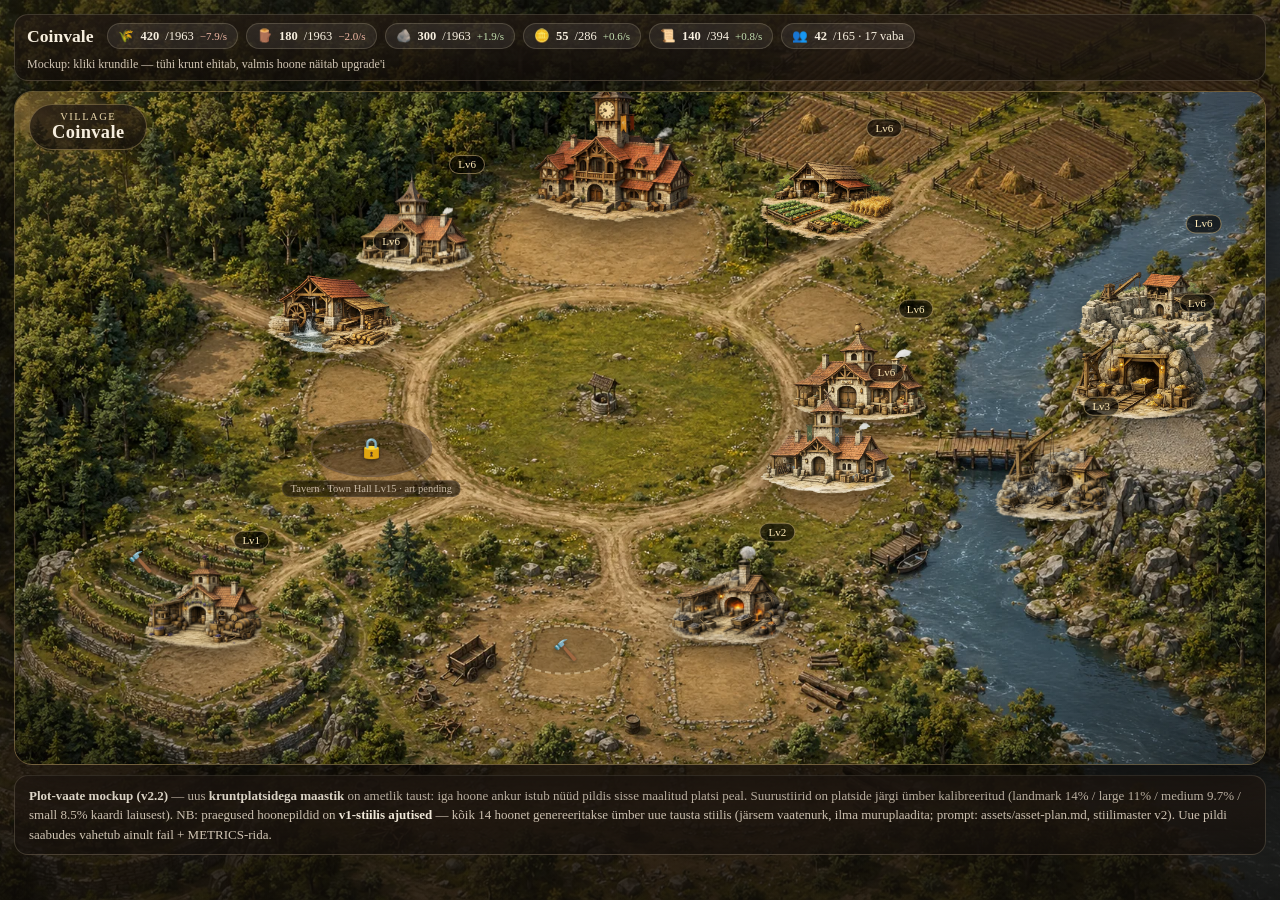
<file: mockup-plots-v2.html>
<!DOCTYPE html>
<html lang="en">
<head>
<meta charset="UTF-8" />
<meta name="viewport" content="width=device-width, initial-scale=1.0" />
<title>Coinvale - Plot Town View Mockup v2 (empty terrain)</title>
<style>
:root{
  --textWarm:#f7efdf; --mutedWarm:#d2c6b5;
  --lineWarm:rgba(245,228,192,.18); --lineWarmStrong:rgba(231,198,129,.34);
  --panelTop:rgba(36,27,20,.78); --panelBottom:rgba(20,15,11,.68);
  --gold:#e2c481; --good:#c5e1b0; --bad:#f0b8a4;
}
*{box-sizing:border-box}
body{margin:0;font-family:Georgia,"Times New Roman",serif;color:var(--textWarm);background:#120e0b;
  min-height:100vh;padding:14px}
body::before{content:'';position:fixed;inset:0;z-index:-1;
  background:linear-gradient(180deg,rgba(16,12,8,.55),rgba(16,12,8,.8)),
  url("assets/images/backgrounds/village-terrain.webp") center/cover no-repeat}
.wrap{max-width:1500px;margin:0 auto;display:grid;gap:10px}

/* --- slim top strip (mock) --- */
.topStrip{display:flex;gap:8px;flex-wrap:wrap;align-items:center;
  background:linear-gradient(180deg,var(--panelTop),var(--panelBottom));
  border:1px solid var(--lineWarm);border-radius:14px;padding:8px 12px}
.brand{font-weight:700;font-size:1.1rem;margin-right:6px}
.chip{display:inline-flex;gap:6px;align-items:center;background:rgba(255,255,255,.07);
  border:1px solid var(--lineWarm);border-radius:999px;padding:4px 10px;font-size:12.5px}
.chip b{font-weight:700}
.chip .net{font-size:11px;color:var(--good)}
.chip .net.neg{color:var(--bad)}
.spacer{flex:1}
.hint{color:var(--mutedWarm);font-size:12px}

/* --- the town map --- */
.mapCard{position:relative;border-radius:18px;border:1px solid var(--lineWarmStrong);
  overflow:hidden;box-shadow:0 18px 44px rgba(0,0,0,.45)}
.map{position:relative;aspect-ratio: 16 / 8.6;
  background:url("assets/images/backgrounds/village-terrain.webp") center/cover no-repeat}
.map::after{content:'';position:absolute;inset:0;pointer-events:none;
  background:radial-gradient(ellipse at 50% 46%,transparent 60%,rgba(10,7,5,.42) 100%)}
.villageName{position:absolute;top:12px;left:14px;z-index:5;
  text-align:center;padding:6px 22px;border-radius:999px;
  background:linear-gradient(180deg,var(--panelTop),var(--panelBottom));
  border:1px solid var(--lineWarmStrong)}
.villageName b{font-size:1.15rem;letter-spacing:.02em}
.villageName span{display:block;font-size:.66rem;letter-spacing:.14em;color:#ead7aa;text-transform:uppercase}

/* --- plots --- */
/* Anchored bottom-center: (x,y) is the point where the building's base touches the ground.
   Width comes from the SIZE tier (% of map width) so proportions hold on every screen.
   --dy shifts the art down by its own transparent bottom margin (per-image, measured). */
.plot{position:absolute;transform:translate(-50%,-100%);display:grid;justify-items:center;
  cursor:pointer;z-index:2;transition:filter .15s ease, z-index 0s}
.plot:hover{filter:brightness(1.12) drop-shadow(0 0 14px rgba(242,210,138,.45));z-index:6}
.plot img{display:block;width:100%;transform:translateY(var(--dy,0%));
  filter:drop-shadow(0 10px 14px rgba(0,0,0,.45))}
.plot .lv{position:absolute;top:-4px;right:-6px;background:rgba(0,0,0,.62);
  border:1px solid rgba(232,202,140,.5);color:#ffeab6;border-radius:999px;
  padding:3px 8px;font-size:11px;line-height:1;z-index:3}
.plot .nameTag{position:absolute;bottom:-20px;left:50%;transform:translateX(-50%);
  white-space:nowrap;background:rgba(0,0,0,.6);border:1px solid var(--lineWarm);
  color:#f2e5d2;font-size:11px;padding:2px 9px;border-radius:999px;
  opacity:0;transition:opacity .15s ease;pointer-events:none}
.plot:hover .nameTag{opacity:1}

/* empty + locked plot markers */
.marker{width:100%;aspect-ratio:2.1/1;border-radius:50%;
  border:2px dashed rgba(242,221,175,.55);background:rgba(20,14,9,.18);
  display:grid;place-items:center;transition:background .15s ease,border-color .15s ease}
/* unbuilt plots are CENTERED on the painted pad (buildings stay bottom-anchored) */
.plot.padAnchor{transform:translate(-50%,-50%)}
.plot:hover .marker{background:rgba(242,210,138,.14);border-color:#f2d28a}
.marker .glyph{font-size:20px;filter:drop-shadow(0 1px 2px rgba(0,0,0,.6))}
.plot.locked{cursor:default}
.plot.locked .marker{border-style:solid;border-color:rgba(150,125,100,.4);background:rgba(15,11,8,.4)}
.plot.locked:hover{filter:none}
.plot.locked .gate{position:absolute;bottom:-20px;left:50%;transform:translateX(-50%);
  white-space:nowrap;color:#c9b9a4;font-size:10.5px;background:rgba(0,0,0,.55);
  padding:2px 8px;border-radius:999px;border:1px solid rgba(150,125,100,.3)}

/* --- popover --- */
.pop{position:absolute;z-index:20;width:280px;display:none;
  background:linear-gradient(180deg,#4b3728,#2b2119);
  border:1px solid rgba(226,194,120,.34);border-radius:14px;padding:12px;
  box-shadow:0 16px 34px rgba(0,0,0,.5);font-size:13px}
.pop.open{display:block}
.pop h3{margin:0 0 2px;font-size:15px;color:#fff1cf}
.pop .sub{color:var(--mutedWarm);font-size:12px;margin:0 0 8px}
.pop .row{display:flex;gap:6px;flex-wrap:wrap;margin:6px 0}
.pop .cost{background:rgba(255,255,255,.08);border:1px solid rgba(255,240,210,.16);
  border-radius:999px;padding:2px 8px;font-size:11.5px}
.pop .cost.miss{color:#ffd2c2;border-color:#c46f64;background:rgba(93,36,29,.4)}
.pop .eff{color:var(--mutedWarm);font-size:12px;line-height:1.4}
.pop .btn{width:100%;margin-top:8px;padding:8px;border-radius:10px;cursor:pointer;
  font:inherit;font-weight:700;font-size:13px;color:#fff8ea;
  background:linear-gradient(180deg,#d8b06e,#8b673f);border:1px solid #e2c481}
.pop .btn.ghost{background:rgba(255,255,255,.08);border:1px solid var(--lineWarm);color:var(--textWarm)}
.pop .close{position:absolute;top:6px;right:10px;background:none;border:none;color:var(--mutedWarm);
  font-size:16px;cursor:pointer;font-family:inherit}

.note{background:linear-gradient(180deg,var(--panelTop),var(--panelBottom));
  border:1px solid var(--lineWarm);border-radius:14px;padding:10px 14px;
  color:var(--mutedWarm);font-size:13px;line-height:1.5}
.note b{color:var(--textWarm)}
</style>
</head>
<body>
<div class="wrap">

  <div class="topStrip">
    <span class="brand">Coinvale</span>
    <span class="chip">🌾 <b>420</b>/1963 <span class="net neg">−7.9/s</span></span>
    <span class="chip">🪵 <b>180</b>/1963 <span class="net neg">−2.0/s</span></span>
    <span class="chip">🪨 <b>300</b>/1963 <span class="net">+1.9/s</span></span>
    <span class="chip">🪙 <b>55</b>/286 <span class="net">+0.6/s</span></span>
    <span class="chip">📜 <b>140</b>/394 <span class="net">+0.8/s</span></span>
    <span class="chip">👥 <b>42</b>/165 · 17 vaba</span>
    <span class="spacer"></span>
    <span class="hint">Mockup: kliki krundile — tühi krunt ehitab, valmis hoone näitab upgrade'i</span>
  </div>

  <div class="mapCard">
    <div class="map" id="map">
      <div class="villageName"><span>Village</span><b>Coinvale</b></div>
      <div class="pop" id="pop"><button class="close" onclick="closePop()">×</button><div id="popBody"></div></div>
    </div>
  </div>

  <div class="note">
    <b>Plot-vaate mockup (v2.2)</b> — uus <b>kruntplatsidega maastik</b> on ametlik taust: iga hoone ankur
    istub nüüd pildis sisse maalitud platsi peal. Suurustiirid on platside järgi ümber kalibreeritud
    (landmark 14% / large 11% / medium 9.7% / small 8.5% kaardi laiusest). NB: praegused hoonepildid on
    <b>v1-stiilis ajutised</b> — kõik 14 hoonet genereeritakse ümber uue tausta stiilis (järsem vaatenurk,
    ilma muruplaadita; prompt: assets/asset-plan.md, stiilimaster v2). Uue pildi saabudes vahetub ainult
    fail + METRICS-rida.
  </div>
</div>

<script>
// ---- PROPORTION SYSTEM ----
// Every building belongs to a size tier. The tier sets the building's VISIBLE
// footprint width as % of map width (map design width = 1600px):
//   landmark 12.5% (~200px) | large 9.7% (~155px) | medium 8.6% (~138px) | small 7.7% (~123px)
// Because each 1024x1024 source fills a slightly different share of its canvas,
// METRICS stores the measured alpha-bbox of every image:
//   frac = content width / canvas width  -> canvas is rendered at tier/frac so
//          the *visible* building matches the tier exactly
//   pad  = transparent bottom margin / canvas height -> art is shifted down by
//          pad so the building's base sits exactly on its (x,y) anchor
const SIZE = { landmark:14, large:11, medium:9.7, small:8.5 }; // recalibrated to the pad sizes of the v2 terrain
const METRICS = {
  townhall:{frac:.899,pad:.057}, farm:{frac:1,pad:.087},   goldmine:{frac:1,pad:.057},
  lumbermill:{frac:.994,pad:.057}, orepit:{frac:1,pad:.127}, quarry:{frac:.992,pad:.152},
  scribehall:{frac:.947,pad:.057}, smelter:{frac:.983,pad:.087}, vineyard:{frac:.984,pad:.057},
  warehouse:{frac:1,pad:.057}, winery:{frac:1,pad:.057}, workshop:{frac:.992,pad:.188},
  barracks:{frac:.971,pad:.057},
};

// plot layout: designated home per building, % coordinates on the map
const PLOTS = [
  { key:'townHall',  name:'Town Hall',  x:48, y:21, size:'landmark', img:'townhall-lv01.webp',  built:true,  level:8,
    eff:'Population cap 165 · Battlefield scale 20', up:{wood:1832, stone:1202, food:572} },
  { key:'scribeHall',name:'Scribe Hall',x:32, y:29, size:'medium', img:'scribehall-lv01.webp',built:true,  level:6,
    eff:'Base 0.08 Knowledge/s · Scholar capacity 4', up:{wood:311, stone:200, food:111} },
  { key:'farm',      name:'Farm',       x:65, y:25, size:'large', img:'farm-lv01.webp',      built:true,  level:6,
    eff:'Base 0.57 Food/s · Farmer capacity 11', up:{wood:264, stone:132, food:105} },
  { key:'warehouse', name:'Warehouse',  x:67.5, y:52, size:'large', img:'warehouse-lv01.webp', built:true,  level:6,
    eff:'Global storage bonus 1963', up:{wood:436, stone:217, food:156} },
  { key:'quarry',    name:'Quarry',     x:90.5, y:39.5, size:'large', img:'quarry-lv01.webp',    built:true,  level:6,
    eff:'Base 0.25 Stone/s · Quarry Miner capacity 8', up:{wood:369, stone:184, food:132} },
  { key:'goldMine',  name:'Gold Mine',  x:90, y:51, size:'large', img:'goldmine-lv01.webp',  built:true,  level:6,
    eff:'Base 0.18 Gold/s · Gold Miner capacity 4', up:{wood:578, stone:422, food:267, gold:25} },
  { key:'oreMine',   name:'Ore Pit',    x:83, y:64, size:'medium', img:'orepit-lv01.webp',   built:true,  level:3,
    eff:'Raw ore for the Smelter', up:{wood:120, stone:88, food:52} },
  { key:'lumberMill',name:'Lumber Mill',x:25.5, y:42, size:'large', img:'lumbermill-lv01.webp',built:true,  level:6,
    eff:'Base 0.30 Wood/s · Woodcutter capacity 8', up:{wood:369, stone:184, food:132} },
  { key:'barracks',  name:'Barracks',   x:65, y:62, size:'large', img:'barracks-lv01.webp',  built:true,  level:6,
    eff:'Guards & Soldiers · defense support', up:{wood:400, stone:267, food:178} },
  { key:'workshop',  name:'Workshop',   x:44, y:83, size:'small', img:'workshop-lv01.webp',  built:false, gate:null,
    desc:'Organizes tools and craft. Village efficiency bonus.', cost:{wood:32, stone:18, food:14} },
  { key:'smelter',   name:'Smelter',   x:57, y:83, size:'medium', img:'smelter-lv01.webp',  built:true,  level:2,
    eff:'Refines ore into usable metal', up:{wood:130, stone:94, food:53, gold:4} },
  { key:'vineyard',  name:'Vineyard',   x:10, y:70, size:'large', img:'vineyard-lv01.webp',  built:false, gate:'Town Hall Lv10',
    desc:'Terraced vines for later luxuries.', cost:{wood:42, stone:22, food:24} },
  { key:'winery',    name:'Winery',     x:15, y:84, size:'medium', img:'winery-lv01.webp',   built:true,  level:1,
    eff:'Presses, stores and improves local wine', up:{wood:56, stone:30, food:22} },
  { key:'tavern',    name:'Tavern',     x:28.5, y:53, size:'medium', img:null, built:false, gate:'Town Hall Lv15 · art pending',
    desc:'Keeps spirits high with warm rooms and wine.', cost:{wood:60, stone:34, food:26, gold:2} },
];
const RES_LABEL = { wood:'Wood', stone:'Stone', food:'Food', gold:'Gold' };
const HAVE = { wood:180, stone:300, food:420, gold:55 };

const map = document.getElementById('map');
const pop = document.getElementById('pop');
const popBody = document.getElementById('popBody');

function costChips(cost){
  return Object.entries(cost).map(([r,v]) =>
    `<span class="cost ${HAVE[r] < v ? 'miss' : ''}">${v} ${RES_LABEL[r]}</span>`).join('');
}

function renderPlots(){
  map.querySelectorAll('.plot').forEach(el => el.remove());
  for (const p of PLOTS){
    const el = document.createElement('div');
    el.className = 'plot' + (!p.built && p.gate && p.gate.includes('Town Hall') && !p.gate.includes('pending') ? '' : '');
    el.style.left = p.x + '%';
    el.style.top = p.y + '%';
    if (p.built && p.img){
      const m = METRICS[p.img.split('-')[0]] || {frac:1, pad:.06};
      el.style.width = (SIZE[p.size] / m.frac).toFixed(2) + '%';
      el.style.setProperty('--dy', (m.pad * 100).toFixed(1) + '%');
    } else {
      el.style.width = SIZE[p.size] + '%';   // marker hugs the painted pad
      el.classList.add('padAnchor');
    }
    if (p.built){
      el.innerHTML = `<img src="assets/images/buildings/${p.img}" alt="${p.name}">
        <span class="lv">Lv${p.level}</span><span class="nameTag">${p.name}</span>`;
    } else if (p.img){
      el.innerHTML = `<div class="marker"><span class="glyph">🔨</span></div>
        <span class="nameTag">${p.name}${p.gate ? ' · ' + p.gate : ' · vaba krunt'}</span>`;
    } else {
      el.classList.add('locked');
      el.innerHTML = `<div class="marker"><span class="glyph">🔒</span></div>
        <span class="gate">${p.name} · ${p.gate}</span>`;
    }
    el.addEventListener('click', e => { e.stopPropagation(); openPop(p, el); });
    map.appendChild(el);
  }
}

function openPop(p, el){
  if (!p.built && !p.img){ return; } // art-pending plots inert in mockup
  if (p.built){
    popBody.innerHTML = `<h3>${p.name} <small style="color:#ead7aa">Lv${p.level}</small></h3>
      <p class="sub">${p.eff}</p>
      <div class="eff">Upgrade cost:</div>
      <div class="row">${costChips(p.up)}</div>
      <button class="btn" onclick="mockUpgrade('${p.key}')">Upgrade → Lv${p.level+1}</button>
      <button class="btn ghost" onclick="closePop()">Sulge</button>`;
  } else {
    popBody.innerHTML = `<h3>Ehita: ${p.name}</h3>
      <p class="sub">${p.desc}</p>
      ${p.gate ? `<div class="eff">Nõue: ${p.gate}</div>` : ''}
      <div class="eff">Build cost:</div>
      <div class="row">${costChips(p.cost)}</div>
      <button class="btn" onclick="mockBuild('${p.key}')">Ehita siia</button>
      <button class="btn ghost" onclick="closePop()">Sulge</button>`;
  }
  // position near plot, clamped inside map
  const mapRect = map.getBoundingClientRect();
  const elRect = el.getBoundingClientRect();
  let left = elRect.left - mapRect.left + elRect.width/2 + 20;
  let top = elRect.top - mapRect.top - 40;
  if (left + 290 > mapRect.width) left = elRect.left - mapRect.left - 300;
  if (top < 8) top = 8;
  if (top + 240 > mapRect.height) top = mapRect.height - 240;
  pop.style.left = left + 'px';
  pop.style.top = top + 'px';
  pop.classList.add('open');
}

function mockBuild(key){
  const p = PLOTS.find(x => x.key === key);
  p.built = true; p.level = 1;
  p.eff = 'Vastvalminud — efektid aktiveeruvad'; p.up = p.cost;
  closePop(); renderPlots();
}
function mockUpgrade(key){
  const p = PLOTS.find(x => x.key === key);
  p.level++;
  closePop(); renderPlots();
}
function closePop(){ pop.classList.remove('open'); }
map.addEventListener('click', closePop);

renderPlots();
</script>
</body>
</html>
</file>
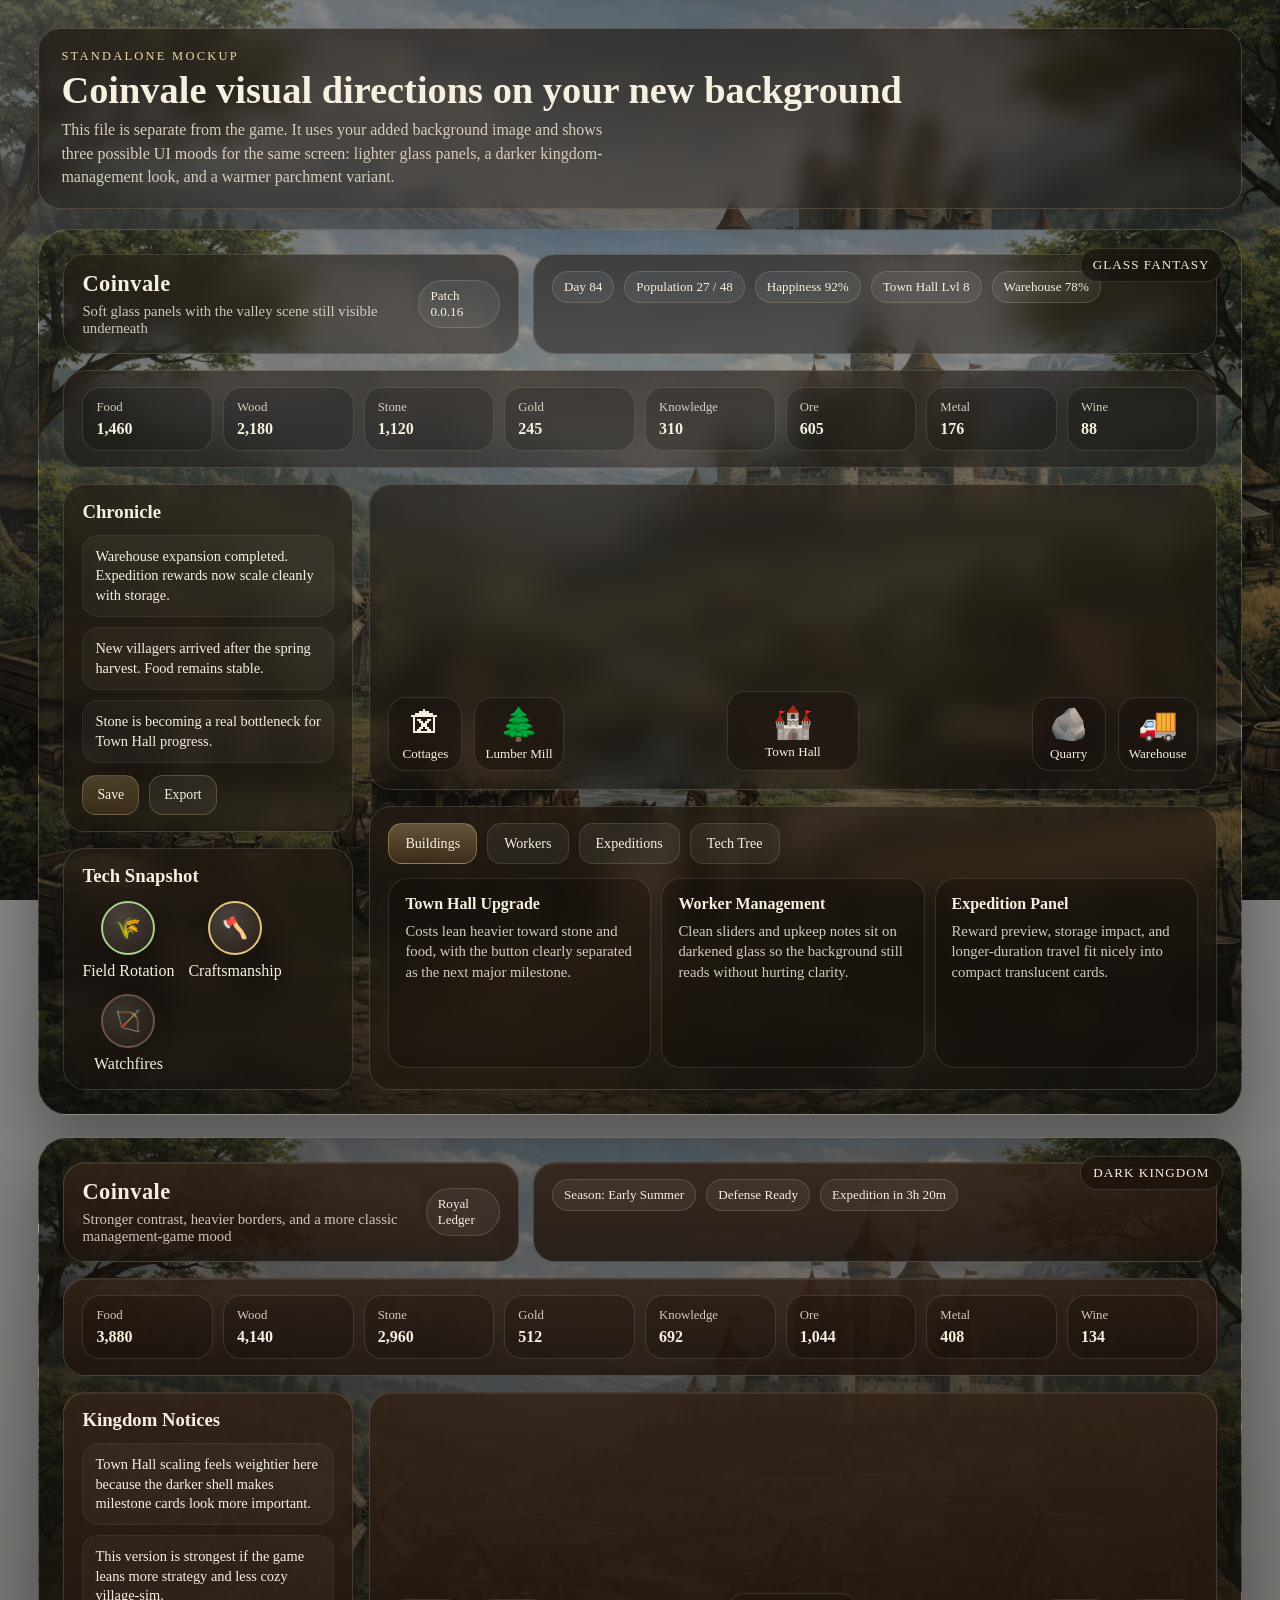
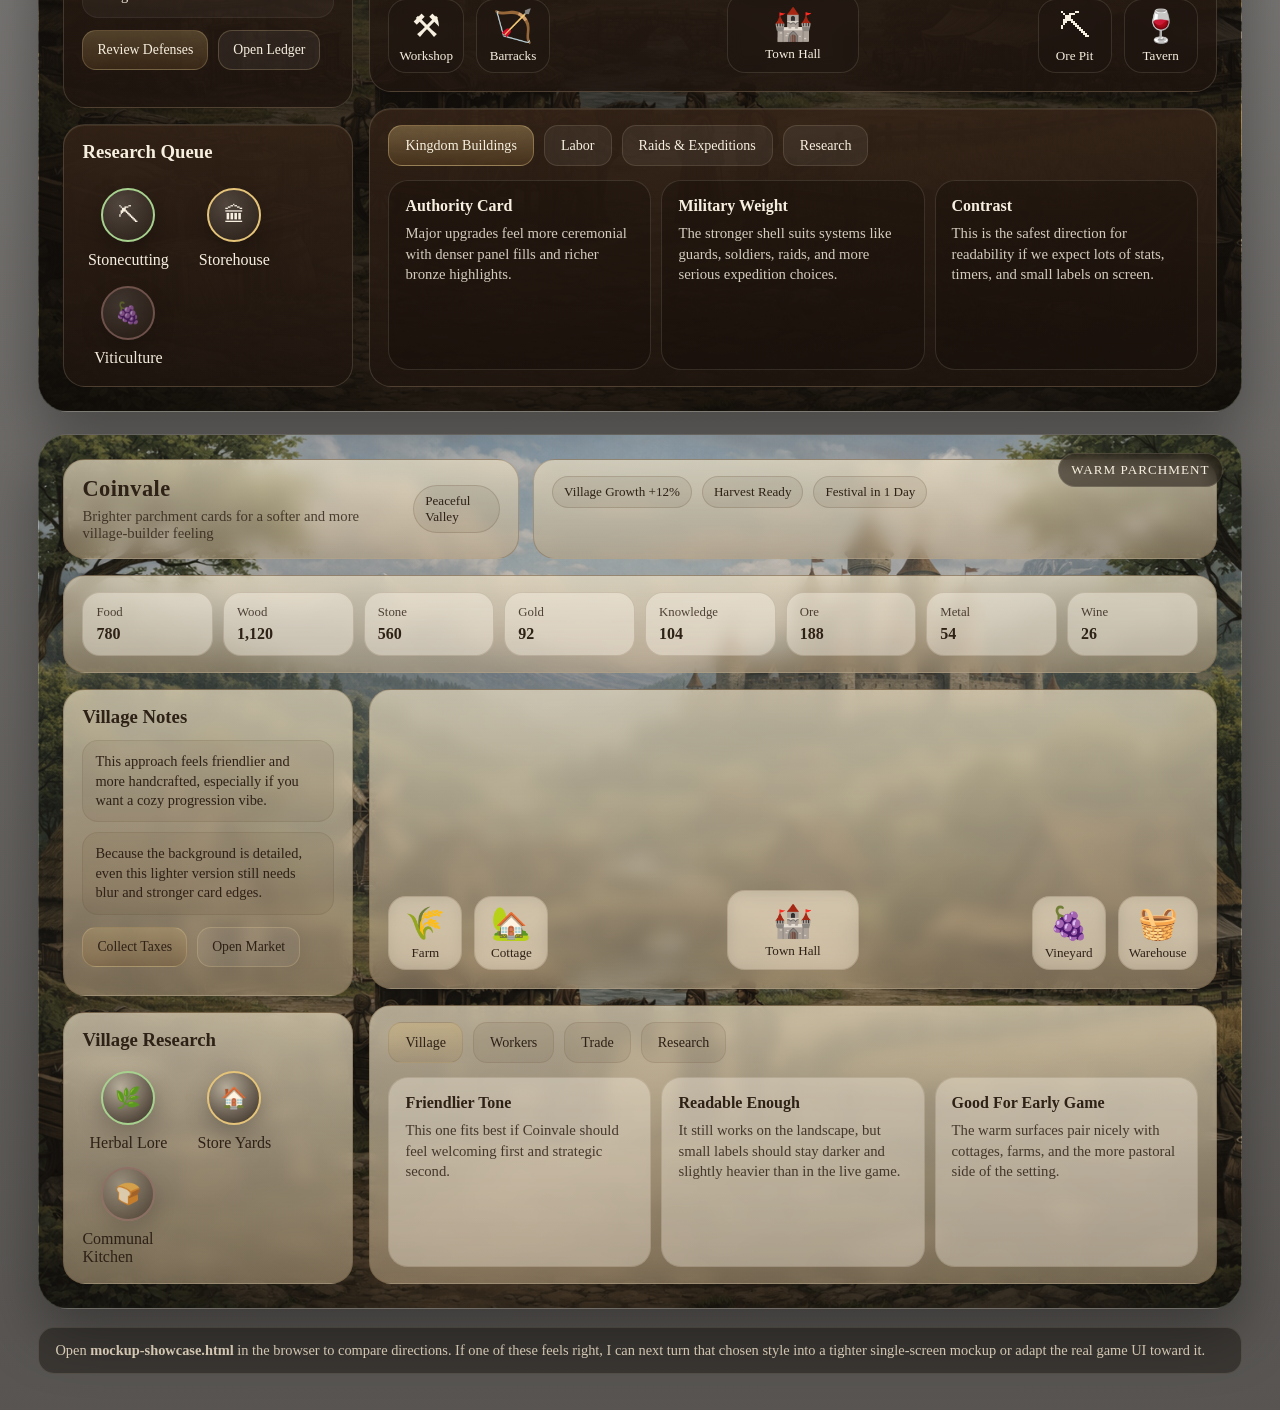
<file: mockup-showcase.html>
<!DOCTYPE html>
<html lang="en">
<head>
<meta charset="UTF-8" />
<meta name="viewport" content="width=device-width, initial-scale=1.0" />
<title>Coinvale UI Mockup Showcase</title>
<style>
:root{
  --bg-image:url("assets/images/backgrounds/village-valley-main.png");
  --text:#f7efdf;
  --muted:#d7cdbd;
  --gold:#d9bc7a;
  --shadow:0 24px 60px rgba(0,0,0,.34);
}
*{box-sizing:border-box}
html,body{margin:0;min-height:100%}
body{
  font-family:Georgia,"Times New Roman",serif;
  color:var(--text);
  background:
    radial-gradient(circle at top left,rgba(255,255,255,.18),transparent 22%),
    linear-gradient(180deg,rgba(16,12,8,.42),rgba(16,12,8,.7)),
    var(--bg-image) center/cover fixed no-repeat;
}
.page{
  width:min(1500px,94vw);
  margin:0 auto;
  padding:28px 0 36px;
}
.intro{
  padding:20px 22px;
  margin-bottom:20px;
  border:1px solid rgba(247,231,199,.18);
  border-radius:22px;
  background:linear-gradient(180deg,rgba(28,20,14,.65),rgba(22,16,12,.48));
  backdrop-filter:blur(10px);
  box-shadow:var(--shadow);
}
.eyebrow{
  font-size:.78rem;
  letter-spacing:.18em;
  text-transform:uppercase;
  color:#f0d9a0;
}
h1,h2,h3,p{margin:0}
.intro h1{
  margin-top:8px;
  font-size:clamp(2rem,3vw,3.2rem);
  line-height:.95;
}
.intro p{
  max-width:68ch;
  margin-top:10px;
  color:var(--muted);
  line-height:1.45;
}
.variantGrid{
  display:grid;
  gap:22px;
}
.variant{
  position:relative;
  min-height:840px;
  border-radius:30px;
  overflow:hidden;
  box-shadow:var(--shadow);
  border:1px solid rgba(255,245,220,.16);
  background:
    linear-gradient(180deg,rgba(8,8,8,.06),rgba(8,8,8,.22)),
    var(--bg-image) center/cover no-repeat;
}
.variant::before{
  content:"";
  position:absolute;
  inset:0;
  pointer-events:none;
}
.variantGlass::before{
  background:
    linear-gradient(180deg,rgba(17,14,10,.34),rgba(17,14,10,.58)),
    radial-gradient(circle at 18% 16%,rgba(255,240,214,.12),transparent 28%);
}
.variantKingdom::before{
  background:
    linear-gradient(180deg,rgba(18,13,9,.52),rgba(18,13,9,.76)),
    linear-gradient(90deg,rgba(12,8,6,.26),transparent 30%,transparent 70%,rgba(12,8,6,.26));
}
.variantParchment::before{
  background:
    linear-gradient(180deg,rgba(53,43,30,.18),rgba(25,18,12,.48)),
    radial-gradient(circle at top center,rgba(255,249,235,.18),transparent 26%);
}
.variantInner{
  position:relative;
  z-index:1;
  padding:24px;
  min-height:840px;
  display:grid;
  grid-template-rows:auto auto 1fr;
  gap:16px;
}
.topbar{
  display:grid;
  grid-template-columns:minmax(0,1.2fr) minmax(0,1.8fr);
  gap:14px;
}
.panel{
  border-radius:22px;
  padding:16px 18px;
  border:1px solid rgba(255,239,205,.15);
}
.glass .panel{
  background:linear-gradient(180deg,rgba(35,26,19,.58),rgba(21,16,12,.44));
  backdrop-filter:blur(14px) saturate(1.08);
}
.kingdom .panel{
  background:linear-gradient(180deg,rgba(52,35,23,.88),rgba(31,21,15,.84));
  box-shadow:inset 0 1px 0 rgba(255,237,200,.08);
}
.parchment .panel{
  background:linear-gradient(180deg,rgba(233,221,194,.72),rgba(186,164,131,.56));
  color:#2e2116;
  border-color:rgba(96,71,42,.3);
  backdrop-filter:blur(8px);
}
.titleRow{
  display:flex;
  align-items:center;
  justify-content:space-between;
  gap:14px;
}
.gameTitle{
  font-size:1.4rem;
  font-weight:700;
  letter-spacing:.02em;
}
.subtitle{
  margin-top:6px;
  font-size:.92rem;
  color:inherit;
  opacity:.8;
}
.pillRow,.resourceRow,.buttonRow,.taskRow,.techRow,.cardGrid{
  display:flex;
  flex-wrap:wrap;
  gap:10px;
}
.pill{
  padding:7px 11px;
  border-radius:999px;
  font-size:.82rem;
  border:1px solid rgba(255,240,206,.15);
  background:rgba(255,255,255,.06);
}
.parchment .pill{
  background:rgba(70,49,29,.08);
  border-color:rgba(83,58,31,.18);
}
.resourceRow{
  display:grid;
  grid-template-columns:repeat(8,minmax(0,1fr));
}
.resourceCard{
  padding:12px 13px;
  border-radius:18px;
  border:1px solid rgba(255,240,208,.13);
  background:rgba(0,0,0,.18);
}
.parchment .resourceCard{
  background:rgba(255,248,236,.42);
  border-color:rgba(92,67,38,.18);
}
.resourceName{
  font-size:.8rem;
  opacity:.82;
}
.resourceValue{
  margin-top:5px;
  font-size:1rem;
  font-weight:700;
}
.layout{
  display:grid;
  grid-template-columns:290px minmax(0,1fr);
  gap:16px;
}
.sidebar,.main{
  display:grid;
  gap:16px;
}
.logList{
  display:grid;
  gap:10px;
}
.logItem{
  padding:11px 12px;
  border-radius:16px;
  background:rgba(255,255,255,.04);
  border:1px solid rgba(255,255,255,.06);
  line-height:1.35;
  font-size:.9rem;
}
.parchment .logItem{
  background:rgba(81,59,34,.07);
  border-color:rgba(84,60,32,.12);
}
.scenePanel{
  min-height:300px;
  display:grid;
  align-items:end;
  padding:18px;
  background:
    linear-gradient(180deg,rgba(0,0,0,.08),rgba(0,0,0,.3)),
    radial-gradient(circle at top center,rgba(255,243,207,.1),transparent 36%);
}
.sceneOverlay{
  width:100%;
  display:grid;
  grid-template-columns:1fr auto 1fr;
  align-items:end;
  gap:14px;
}
.cluster{
  display:flex;
  gap:12px;
  align-items:end;
}
.cluster.left{justify-content:flex-start}
.cluster.center{justify-content:center}
.cluster.right{justify-content:flex-end}
.building{
  min-width:74px;
  padding:10px 10px 8px;
  border-radius:18px;
  text-align:center;
  background:rgba(30,22,16,.44);
  border:1px solid rgba(255,244,214,.12);
  backdrop-filter:blur(8px);
}
.parchment .building{
  background:rgba(255,246,229,.36);
  border-color:rgba(92,67,38,.16);
}
.buildingLarge{
  min-width:132px;
  padding:14px 14px 10px;
}
.buildingIcon{
  font-size:2rem;
  line-height:1;
}
.buildingLabel{
  margin-top:6px;
  font-size:.82rem;
}
.tabs{
  display:flex;
  gap:10px;
  flex-wrap:wrap;
}
.tab{
  padding:11px 16px;
  border-radius:14px;
  border:1px solid rgba(255,235,197,.12);
  background:rgba(255,255,255,.06);
  font-size:.88rem;
}
.tab.active{
  background:linear-gradient(180deg,rgba(223,192,127,.34),rgba(129,95,50,.3));
  border-color:rgba(232,202,140,.36);
}
.parchment .tab{
  background:rgba(97,72,42,.08);
  border-color:rgba(97,72,42,.14);
}
.parchment .tab.active{
  background:linear-gradient(180deg,rgba(214,185,120,.38),rgba(145,110,61,.16));
}
.cardGrid{
  display:grid;
  grid-template-columns:repeat(3,minmax(0,1fr));
}
.infoCard{
  padding:16px;
  border-radius:20px;
  border:1px solid rgba(255,240,210,.12);
  background:rgba(17,12,9,.32);
  min-height:190px;
}
.parchment .infoCard{
  background:rgba(255,247,233,.36);
  border-color:rgba(96,71,42,.16);
}
.infoCard h3{
  font-size:1rem;
  margin-bottom:8px;
}
.infoCard p{
  color:inherit;
  opacity:.84;
  line-height:1.4;
  font-size:.92rem;
}
.button{
  padding:11px 14px;
  border-radius:14px;
  border:1px solid rgba(240,213,157,.22);
  background:linear-gradient(180deg,rgba(217,186,120,.26),rgba(119,83,41,.28));
  font-size:.86rem;
}
.ghost{
  background:rgba(255,255,255,.06);
}
.techPanel{
  display:grid;
  gap:14px;
}
.techRow{
  gap:14px;
}
.techNode{
  width:92px;
  display:grid;
  justify-items:center;
  gap:7px;
}
.orb{
  width:54px;
  height:54px;
  display:grid;
  place-items:center;
  border-radius:50%;
  font-size:1.3rem;
  border:2px solid rgba(240,211,151,.3);
  background:radial-gradient(circle at 35% 30%,rgba(255,255,255,.18),rgba(42,31,23,.9));
  box-shadow:0 10px 25px rgba(0,0,0,.24);
}
.orb.done{border-color:#a6d18e}
.orb.ready{border-color:#e5c479}
.orb.locked{border-color:#8f6b63;opacity:.7}
.variantLabel{
  position:absolute;
  top:18px;
  right:18px;
  z-index:2;
  padding:8px 12px;
  border-radius:999px;
  background:rgba(20,14,10,.55);
  border:1px solid rgba(255,240,211,.14);
  backdrop-filter:blur(8px);
  font-size:.82rem;
  letter-spacing:.08em;
  text-transform:uppercase;
}
.note{
  margin-top:18px;
  padding:14px 16px;
  border-radius:16px;
  background:rgba(17,12,9,.42);
  border:1px solid rgba(255,239,205,.14);
  color:#e7dac4;
  font-size:.9rem;
}
@media (max-width: 1180px){
  .resourceRow,.cardGrid{grid-template-columns:repeat(4,minmax(0,1fr))}
  .layout,.topbar,.sceneOverlay{grid-template-columns:1fr}
  .cluster,.cluster.left,.cluster.center,.cluster.right{justify-content:center}
}
@media (max-width: 760px){
  .page{width:96vw}
  .variantInner{padding:16px}
  .resourceRow,.cardGrid{grid-template-columns:repeat(2,minmax(0,1fr))}
}
</style>
</head>
<body>
  <div class="page">
    <section class="intro">
      <div class="eyebrow">Standalone Mockup</div>
      <h1>Coinvale visual directions on your new background</h1>
      <p>
        This file is separate from the game. It uses your added background image and shows three possible UI moods for the same screen:
        lighter glass panels, a darker kingdom-management look, and a warmer parchment variant.
      </p>
    </section>

    <div class="variantGrid">
      <section class="variant variantGlass glass">
        <div class="variantLabel">Glass Fantasy</div>
        <div class="variantInner">
          <div class="topbar">
            <div class="panel">
              <div class="titleRow">
                <div>
                  <div class="gameTitle">Coinvale</div>
                  <div class="subtitle">Soft glass panels with the valley scene still visible underneath</div>
                </div>
                <div class="pill">Patch 0.0.16</div>
              </div>
            </div>
            <div class="panel">
              <div class="pillRow">
                <div class="pill">Day 84</div>
                <div class="pill">Population 27 / 48</div>
                <div class="pill">Happiness 92%</div>
                <div class="pill">Town Hall Lvl 8</div>
                <div class="pill">Warehouse 78%</div>
              </div>
            </div>
          </div>

          <div class="panel resourceRow">
            <div class="resourceCard"><div class="resourceName">Food</div><div class="resourceValue">1,460</div></div>
            <div class="resourceCard"><div class="resourceName">Wood</div><div class="resourceValue">2,180</div></div>
            <div class="resourceCard"><div class="resourceName">Stone</div><div class="resourceValue">1,120</div></div>
            <div class="resourceCard"><div class="resourceName">Gold</div><div class="resourceValue">245</div></div>
            <div class="resourceCard"><div class="resourceName">Knowledge</div><div class="resourceValue">310</div></div>
            <div class="resourceCard"><div class="resourceName">Ore</div><div class="resourceValue">605</div></div>
            <div class="resourceCard"><div class="resourceName">Metal</div><div class="resourceValue">176</div></div>
            <div class="resourceCard"><div class="resourceName">Wine</div><div class="resourceValue">88</div></div>
          </div>

          <div class="layout">
            <aside class="sidebar">
              <div class="panel">
                <h3>Chronicle</h3>
                <div class="logList" style="margin-top:12px">
                  <div class="logItem">Warehouse expansion completed. Expedition rewards now scale cleanly with storage.</div>
                  <div class="logItem">New villagers arrived after the spring harvest. Food remains stable.</div>
                  <div class="logItem">Stone is becoming a real bottleneck for Town Hall progress.</div>
                </div>
                <div class="buttonRow" style="margin-top:12px">
                  <div class="button">Save</div>
                  <div class="button ghost">Export</div>
                </div>
              </div>
              <div class="panel techPanel">
                <h3>Tech Snapshot</h3>
                <div class="techRow">
                  <div class="techNode"><div class="orb done">🌾</div><div>Field Rotation</div></div>
                  <div class="techNode"><div class="orb ready">🪓</div><div>Craftsmanship</div></div>
                  <div class="techNode"><div class="orb locked">🏹</div><div>Watchfires</div></div>
                </div>
              </div>
            </aside>

            <main class="main">
              <div class="panel scenePanel">
                <div class="sceneOverlay">
                  <div class="cluster left">
                    <div class="building"><div class="buildingIcon">🏚</div><div class="buildingLabel">Cottages</div></div>
                    <div class="building"><div class="buildingIcon">🌲</div><div class="buildingLabel">Lumber Mill</div></div>
                  </div>
                  <div class="cluster center">
                    <div class="building buildingLarge"><div class="buildingIcon">🏰</div><div class="buildingLabel">Town Hall</div></div>
                  </div>
                  <div class="cluster right">
                    <div class="building"><div class="buildingIcon">🪨</div><div class="buildingLabel">Quarry</div></div>
                    <div class="building"><div class="buildingIcon">🚚</div><div class="buildingLabel">Warehouse</div></div>
                  </div>
                </div>
              </div>

              <div class="panel">
                <div class="tabs">
                  <div class="tab active">Buildings</div>
                  <div class="tab">Workers</div>
                  <div class="tab">Expeditions</div>
                  <div class="tab">Tech Tree</div>
                </div>
                <div class="cardGrid" style="margin-top:14px">
                  <div class="infoCard"><h3>Town Hall Upgrade</h3><p>Costs lean heavier toward stone and food, with the button clearly separated as the next major milestone.</p></div>
                  <div class="infoCard"><h3>Worker Management</h3><p>Clean sliders and upkeep notes sit on darkened glass so the background still reads without hurting clarity.</p></div>
                  <div class="infoCard"><h3>Expedition Panel</h3><p>Reward preview, storage impact, and longer-duration travel fit nicely into compact translucent cards.</p></div>
                </div>
              </div>
            </main>
          </div>
        </div>
      </section>

      <section class="variant variantKingdom kingdom">
        <div class="variantLabel">Dark Kingdom</div>
        <div class="variantInner">
          <div class="topbar">
            <div class="panel">
              <div class="titleRow">
                <div>
                  <div class="gameTitle">Coinvale</div>
                  <div class="subtitle">Stronger contrast, heavier borders, and a more classic management-game mood</div>
                </div>
                <div class="pill">Royal Ledger</div>
              </div>
            </div>
            <div class="panel">
              <div class="pillRow">
                <div class="pill">Season: Early Summer</div>
                <div class="pill">Defense Ready</div>
                <div class="pill">Expedition in 3h 20m</div>
              </div>
            </div>
          </div>

          <div class="panel resourceRow">
            <div class="resourceCard"><div class="resourceName">Food</div><div class="resourceValue">3,880</div></div>
            <div class="resourceCard"><div class="resourceName">Wood</div><div class="resourceValue">4,140</div></div>
            <div class="resourceCard"><div class="resourceName">Stone</div><div class="resourceValue">2,960</div></div>
            <div class="resourceCard"><div class="resourceName">Gold</div><div class="resourceValue">512</div></div>
            <div class="resourceCard"><div class="resourceName">Knowledge</div><div class="resourceValue">692</div></div>
            <div class="resourceCard"><div class="resourceName">Ore</div><div class="resourceValue">1,044</div></div>
            <div class="resourceCard"><div class="resourceName">Metal</div><div class="resourceValue">408</div></div>
            <div class="resourceCard"><div class="resourceName">Wine</div><div class="resourceValue">134</div></div>
          </div>

          <div class="layout">
            <aside class="sidebar">
              <div class="panel">
                <h3>Kingdom Notices</h3>
                <div class="logList" style="margin-top:12px">
                  <div class="logItem">Town Hall scaling feels weightier here because the darker shell makes milestone cards look more important.</div>
                  <div class="logItem">This version is strongest if the game leans more strategy and less cozy village-sim.</div>
                </div>
                <div class="buttonRow" style="margin-top:12px">
                  <div class="button">Review Defenses</div>
                  <div class="button ghost">Open Ledger</div>
                </div>
              </div>
              <div class="panel techPanel">
                <h3>Research Queue</h3>
                <div class="techRow">
                  <div class="techNode"><div class="orb done">⛏</div><div>Stonecutting</div></div>
                  <div class="techNode"><div class="orb ready">🏛</div><div>Storehouse</div></div>
                  <div class="techNode"><div class="orb locked">🍇</div><div>Viticulture</div></div>
                </div>
              </div>
            </aside>

            <main class="main">
              <div class="panel scenePanel">
                <div class="sceneOverlay">
                  <div class="cluster left">
                    <div class="building"><div class="buildingIcon">⚒</div><div class="buildingLabel">Workshop</div></div>
                    <div class="building"><div class="buildingIcon">🏹</div><div class="buildingLabel">Barracks</div></div>
                  </div>
                  <div class="cluster center">
                    <div class="building buildingLarge"><div class="buildingIcon">🏰</div><div class="buildingLabel">Town Hall</div></div>
                  </div>
                  <div class="cluster right">
                    <div class="building"><div class="buildingIcon">⛏</div><div class="buildingLabel">Ore Pit</div></div>
                    <div class="building"><div class="buildingIcon">🍷</div><div class="buildingLabel">Tavern</div></div>
                  </div>
                </div>
              </div>

              <div class="panel">
                <div class="tabs">
                  <div class="tab active">Kingdom Buildings</div>
                  <div class="tab">Labor</div>
                  <div class="tab">Raids & Expeditions</div>
                  <div class="tab">Research</div>
                </div>
                <div class="cardGrid" style="margin-top:14px">
                  <div class="infoCard"><h3>Authority Card</h3><p>Major upgrades feel more ceremonial with denser panel fills and richer bronze highlights.</p></div>
                  <div class="infoCard"><h3>Military Weight</h3><p>The stronger shell suits systems like guards, soldiers, raids, and more serious expedition choices.</p></div>
                  <div class="infoCard"><h3>Contrast</h3><p>This is the safest direction for readability if we expect lots of stats, timers, and small labels on screen.</p></div>
                </div>
              </div>
            </main>
          </div>
        </div>
      </section>

      <section class="variant variantParchment parchment">
        <div class="variantLabel">Warm Parchment</div>
        <div class="variantInner">
          <div class="topbar">
            <div class="panel">
              <div class="titleRow">
                <div>
                  <div class="gameTitle">Coinvale</div>
                  <div class="subtitle">Brighter parchment cards for a softer and more village-builder feeling</div>
                </div>
                <div class="pill">Peaceful Valley</div>
              </div>
            </div>
            <div class="panel">
              <div class="pillRow">
                <div class="pill">Village Growth +12%</div>
                <div class="pill">Harvest Ready</div>
                <div class="pill">Festival in 1 Day</div>
              </div>
            </div>
          </div>

          <div class="panel resourceRow">
            <div class="resourceCard"><div class="resourceName">Food</div><div class="resourceValue">780</div></div>
            <div class="resourceCard"><div class="resourceName">Wood</div><div class="resourceValue">1,120</div></div>
            <div class="resourceCard"><div class="resourceName">Stone</div><div class="resourceValue">560</div></div>
            <div class="resourceCard"><div class="resourceName">Gold</div><div class="resourceValue">92</div></div>
            <div class="resourceCard"><div class="resourceName">Knowledge</div><div class="resourceValue">104</div></div>
            <div class="resourceCard"><div class="resourceName">Ore</div><div class="resourceValue">188</div></div>
            <div class="resourceCard"><div class="resourceName">Metal</div><div class="resourceValue">54</div></div>
            <div class="resourceCard"><div class="resourceName">Wine</div><div class="resourceValue">26</div></div>
          </div>

          <div class="layout">
            <aside class="sidebar">
              <div class="panel">
                <h3>Village Notes</h3>
                <div class="logList" style="margin-top:12px">
                  <div class="logItem">This approach feels friendlier and more handcrafted, especially if you want a cozy progression vibe.</div>
                  <div class="logItem">Because the background is detailed, even this lighter version still needs blur and stronger card edges.</div>
                </div>
                <div class="buttonRow" style="margin-top:12px">
                  <div class="button">Collect Taxes</div>
                  <div class="button ghost">Open Market</div>
                </div>
              </div>
              <div class="panel techPanel">
                <h3>Village Research</h3>
                <div class="techRow">
                  <div class="techNode"><div class="orb done">🌿</div><div>Herbal Lore</div></div>
                  <div class="techNode"><div class="orb ready">🏠</div><div>Store Yards</div></div>
                  <div class="techNode"><div class="orb locked">🍞</div><div>Communal Kitchen</div></div>
                </div>
              </div>
            </aside>

            <main class="main">
              <div class="panel scenePanel">
                <div class="sceneOverlay">
                  <div class="cluster left">
                    <div class="building"><div class="buildingIcon">🌾</div><div class="buildingLabel">Farm</div></div>
                    <div class="building"><div class="buildingIcon">🏡</div><div class="buildingLabel">Cottage</div></div>
                  </div>
                  <div class="cluster center">
                    <div class="building buildingLarge"><div class="buildingIcon">🏰</div><div class="buildingLabel">Town Hall</div></div>
                  </div>
                  <div class="cluster right">
                    <div class="building"><div class="buildingIcon">🍇</div><div class="buildingLabel">Vineyard</div></div>
                    <div class="building"><div class="buildingIcon">🧺</div><div class="buildingLabel">Warehouse</div></div>
                  </div>
                </div>
              </div>

              <div class="panel">
                <div class="tabs">
                  <div class="tab active">Village</div>
                  <div class="tab">Workers</div>
                  <div class="tab">Trade</div>
                  <div class="tab">Research</div>
                </div>
                <div class="cardGrid" style="margin-top:14px">
                  <div class="infoCard"><h3>Friendlier Tone</h3><p>This one fits best if Coinvale should feel welcoming first and strategic second.</p></div>
                  <div class="infoCard"><h3>Readable Enough</h3><p>It still works on the landscape, but small labels should stay darker and slightly heavier than in the live game.</p></div>
                  <div class="infoCard"><h3>Good For Early Game</h3><p>The warm surfaces pair nicely with cottages, farms, and the more pastoral side of the setting.</p></div>
                </div>
              </div>
            </main>
          </div>
        </div>
      </section>
    </div>

    <div class="note">
      Open <strong>mockup-showcase.html</strong> in the browser to compare directions. If one of these feels right, I can next turn that chosen style into a tighter single-screen mockup or adapt the real game UI toward it.
    </div>
  </div>
</body>
</html>
</file>
<file: styles.css>
/*
 * Coinvale - consolidated stylesheet (Patch 0.0.32)
 *
 * Produced by resolving the cascade of the three historical style layers
 * (base theme -> glass-fantasy overrides -> compact layout) into a single
 * layer. Every selector appears once per media context with its final
 * effective declarations, ordered so the original cascade is preserved.
 * Visual parity with the layered version was verified with a full
 * computed-style diff (every element, 4 tabs, 5 viewport widths) plus a
 * pixel-identical screenshot check.
 *
 * The remaining !important flags are load-bearing in the cross-selector
 * cascade (verified: removing them changes layout); retire them together
 * with the next intentional visual redesign, re-running the same checks.
 */

:root{--bg:#241b14;--bg2:#33261c;--p:#3a2d22;--p2:#4b3a2c;--p3:#5b4734;--b:#7a644b;--t:#f0e7d8;--m:#ccbda9;--g:#8fa96c;--w:#b1845b;--s:#a9a39b;--y:#d5b067;--r:#d48a74;--k:#82a9d8}
*{box-sizing:border-box}
body{margin:0;font-size:14px;line-height:1.3}
.top,.res,.tabs,.tools,.actions,.summaryStrip,.buildSections{display:grid}
.top{align-items:start}
.summaryStrip{grid-template-columns:1fr}
.layout,.side,.main{display:grid}
.pill{border-radius:10px}
.btn{border-radius:10px;cursor:pointer}
.tab{cursor:pointer}
.btn{font-weight:700;transition:filter .12s ease,transform .12s ease,border-color .12s ease,background .12s ease}
.btn:hover:not(:disabled){filter:brightness(1.08);transform:translateY(-1px)}
.btn.primary{box-shadow:inset 0 0 0 1px #fff1c733}
.btn.toggleOn{background:linear-gradient(180deg,#9ec674,#6d8d4a);border-color:#b9d88f;color:#fff8ea}
.btn.toggleOff{background:linear-gradient(180deg,#835249,#5b322c);border-color:#b97d6f;color:#fff0eb}
.tab{position:relative;transition:filter .12s ease,transform .12s ease,background .12s ease,border-color .12s ease}
.tab:hover{filter:brightness(1.06)}
.tab.active{color:#fff7e7}
.tab.active::after{content:'';position:absolute;left:10px;right:10px;bottom:4px;height:2px;border-radius:999px;background:#f1d28a}
.btn:disabled{opacity:.45;cursor:not-allowed}
.small{font-size:.76rem}
.grid2,.grid3{display:grid}
.grid2,.grid3{gap:8px}
.grid2{grid-template-columns:repeat(2,1fr)}
.grid3{grid-template-columns:repeat(3,1fr)}
.tile,.worker{border-radius:12px}
.tile{padding:10px}
.resourceHead{grid-template-columns:minmax(0,1fr) auto}
.resourceAmount{font-weight:700;white-space:nowrap}
.resourceMeta{display:grid;gap:0;margin-top:1px}
.resourceTile .bar{margin-top:3px}
.worker{display:grid;align-items:center}
.workerLead{display:flex;align-items:center}
.workerIcon{flex:0 0 auto;display:inline-flex;align-items:center;justify-content:center;border-radius:10px}
.workerIcon svg{display:block}
.sliderWrap{display:grid}
.sliderRow{display:grid;grid-template-columns:1fr auto;align-items:center}
.jobSlider{-webkit-appearance:none;appearance:none;width:100%;height:10px;border-radius:999px;border:1px solid #00000035;outline:none;background:#241b14;cursor:pointer}
.jobSlider::-webkit-slider-thumb{-webkit-appearance:none;appearance:none;width:18px;height:18px;border-radius:50%;background:linear-gradient(180deg,#f3d28c,#be8e3f);border:1px solid #fff0c466;box-shadow:0 1px 4px #00000055}
.jobSlider::-moz-range-thumb{width:18px;height:18px;border-radius:50%;background:linear-gradient(180deg,#f3d28c,#be8e3f);border:1px solid #fff0c466;box-shadow:0 1px 4px #00000055}
.jobSlider::-moz-range-track{height:10px;border-radius:999px;background:#241b14}
.techWrap,.techTree{display:grid}
.techWrap,.techTree{width:100%}
.techBranch{display:grid;gap:8px;border-radius:12px}
.techHeader{display:flex;justify-content:space-between;gap:8px;align-items:flex-start}
.techTitle{margin:0;font-size:.95rem;color:#fff1cf}
.techBranchHint{max-width:56ch}
.techNodes{min-width:0}
.techNodes::before{content:'';position:absolute;top:12px;bottom:12px;left:22px;width:2px;border-radius:999px;background:linear-gradient(180deg,#5bc7ff55,#9a63ff66 48%,#f2d49055)}
.techColumn{position:relative;gap:10px;align-items:flex-start;align-content:flex-start;min-width:0;padding-left:56px;flex-wrap:wrap}
.techColumn::before{content:'';position:absolute;top:22px;left:22px;width:24px;height:2px;border-radius:999px;background:linear-gradient(90deg,#77d8ff66,#7d56d355)}
.techColumn.single::before{display:block}
.techNode{position:relative;display:grid;justify-items:center;gap:4px;padding:0;background:transparent;border:none}
.techOrb{border-radius:50%;border:2px solid #8a7255;background:radial-gradient(circle at 30% 30%,#ffffff22,#00000030),linear-gradient(180deg,#6b5538,#3b2a1f);cursor:pointer;transition:transform .12s ease,filter .12s ease,border-color .12s ease;display:grid;place-items:center;position:relative}
.techOrb:hover:not(:disabled){transform:translateY(-1px);filter:brightness(1.06)}
.techOrb.done{border-color:#7eb06c;background:radial-gradient(circle at 30% 30%,#dbffcf55,#00000020),linear-gradient(180deg,#557043,#314127)}
.techOrb.ready{border-color:#d5b067;background:radial-gradient(circle at 30% 30%,#fff2be66,#00000020),linear-gradient(180deg,#7c6137,#47311e)}
.techOrb.locked{border-color:#805a50;background:radial-gradient(circle at 30% 30%,#ffddd522,#00000022),linear-gradient(180deg,#654038,#38241f)}
.techOrb:disabled{cursor:default;opacity:1}
.techOrb::after{content:'';position:absolute;left:50%;bottom:6px;width:10px;height:10px;transform:translateX(-50%);border-radius:50%;background:#f2ddaf;box-shadow:0 0 0 4px #00000022}
.techOrb.done::after{background:#d8f2c6}
.techOrb.locked::after{background:#c2aaa4}
.techGlyph{line-height:1;transform:translateY(-2px)}
.techLabel{text-align:center;color:#f2e5d2}
.techStatus{letter-spacing:.04em;text-transform:uppercase}
.costItem{display:inline-flex;align-items:center;padding:2px 6px;border-radius:999px;font-size:.72rem;line-height:1.2}
.costItem.missing{color:#ffd2c2;border-color:#c46f64;background:#5d241d66}
.panel{display:none}
.panel.active{display:block}
.scene{border-radius:14px;background:radial-gradient(circle at 20% 18%,#f3d6a61f,transparent 22%),linear-gradient(180deg,#7a8452 0%,#5f7143 28%,#4a412f 64%,#31251c 100%);display:grid;grid-template-rows:auto 1fr;overflow:hidden}
.sceneHeader{display:grid;justify-items:center;text-align:center}
.sceneVillageRow{display:grid;justify-items:center;width:100%}
.sceneVillageMeta{display:grid;gap:2px;justify-items:center}
.sceneVillageLabel{font-size:.68rem;text-transform:uppercase}
.sceneVillageName{color:#fff5de;line-height:1.1;text-align:center}
.nameInput{width:100%;padding:10px 12px;border-radius:10px;border:1px solid #9a7b52;background:#2d2118;color:#f4ead7;font:inherit;outline:none;box-shadow:inset 0 1px 3px #00000055}
.nameInput:focus{border-color:#d5b067;box-shadow:0 0 0 2px #d5b06733,inset 0 1px 3px #00000055}
.nameHelp{margin-top:8px}
.nameActions{display:flex;gap:8px;justify-content:flex-end;flex-wrap:wrap;margin-top:12px}
.buildings{display:grid;grid-template-areas:'top top top''left center right''bottom bottom bottom';grid-template-columns:1fr auto 1fr;grid-template-rows:auto auto auto;align-items:end;padding-top:4px}
.sceneTop,.sceneBottom,.sceneLeft,.sceneRight{display:flex}
.sceneTop,.sceneBottom,.sceneLeft,.sceneRight{gap:10px}
.sceneTop,.sceneBottom,.sceneLeft,.sceneRight{flex-wrap:wrap}
.sceneTop,.sceneBottom,.sceneLeft,.sceneRight{align-items:flex-end}
.sceneTop{grid-area:top;justify-content:center}
.sceneBottom{grid-area:bottom;justify-content:center}
.sceneLeft{grid-area:left;justify-content:flex-end}
.sceneRight{grid-area:right;justify-content:flex-start}
.sceneCenter{grid-area:center;display:grid;justify-items:center;align-items:end}
.sceneBuilding{position:relative;display:grid;justify-items:center}
.sceneLevel{position:absolute;top:-5px;right:2px;display:inline-flex;gap:2px;align-items:center;border-radius:999px;color:#ffeab6;font-size:10px;line-height:1}
.sceneLabel{font-size:11px;color:#eadfc9;text-align:center;line-height:1.1;text-shadow:0 1px 2px #0008;max-width:78px}
.sprite{display:inline-flex;align-items:flex-end;justify-content:center;filter:drop-shadow(0 5px 8px #00000030)}
.sprite svg{display:block}
.thumbSprite{flex:0 0 auto}
.buildHead{display:flex;align-items:flex-start}
.buildMeta,.buildSummary{display:grid}
.buildSections{grid-template-columns:1fr}
.buildSection{border-radius:10px}
.buildSectionTitle{font-size:.68rem;text-transform:uppercase}
.effectList{display:grid;gap:2px;margin-top:1px}
.stripCard{padding:5px 10px}
.summaryCard{background:linear-gradient(180deg,#73543022,#00000010),var(--p)}
.summaryBlock{border-radius:12px}
.summaryLabel{font-size:.7rem;text-transform:uppercase}
.summaryValue{font-size:.95rem;font-weight:700;line-height:1.15}
.summaryHint{font-size:.74rem;line-height:1.2}
.bar{overflow:hidden;margin-top:5px}
.fill{height:100%}
.log{margin-bottom:4px;font-size:12px}
.good{color:#c5e1b0}
.bad{color:#f0b8a4}
.buildCard{border-color:#8a7255}
.costRow{display:grid}
.costLabel{font-size:.7rem;text-transform:uppercase}
.headerRow{justify-content:space-between}
.gameTitle{line-height:1.1}
.headerSub{font-size:.72rem}
.tt{position:fixed;z-index:70;max-width:320px;padding:8px 10px;border-radius:10px;color:var(--t);pointer-events:none;opacity:0;transform:translateY(4px);transition:opacity .12s ease,transform .12s ease;font-size:12px;white-space:pre-line}
.tt.show{opacity:1;transform:translateY(0)}
.modal{position:fixed;inset:0;z-index:120;display:none;align-items:center;justify-content:center;padding:12px}
.modal.active{display:flex}
.box{width:min(640px,100%);padding:14px;box-shadow:0 16px 32px #00000045}
.choices{display:grid;gap:8px;margin-top:12px}
#modalText{white-space:pre-line}
.cbtn{width:100%;text-align:left;padding:10px;border-radius:10px;color:var(--t);cursor:pointer;font-size:13px}
.cbtn:hover{filter:brightness(1.08)}
h1{font-size:1.1rem}
h2{font-size:1rem}
h3{font-size:.95rem}
@media (max-width:1100px){
.layout,.top,.grid2,.grid3,.summaryStrip{grid-template-columns:1fr}
.stats,.res{grid-template-columns:repeat(2,1fr)}
.worker{grid-template-columns:1fr}
.buildHead{flex-direction:column}
.thumbSprite{margin-right:0}
.techTree{grid-template-columns:1fr}
.techNodes{min-width:0}
.buildings{grid-template-areas:'center''top''left''right''bottom';grid-template-columns:1fr}
.sceneTop,.sceneBottom,.sceneLeft,.sceneRight,.sceneCenter{justify-content:center}
}
@media (max-width:700px){
.stats,.res{grid-template-columns:1fr}
.app{padding:8px}
.sceneBuilding{min-width:60px}
.sceneSprite{width:56px;height:46px}
.hallSprite{width:102px;height:76px}
}
.resourceTile.lockedResource{opacity:.72;filter:saturate(.7);border-color:#7c6552}
.resourceName{display:flex;align-items:center;gap:6px}
.resourceIcon{width:18px;height:18px;display:inline-flex;align-items:center;justify-content:center;flex:0 0 auto;border-radius:50%;background:#00000026;border:1px solid #ffffff14}
.resourceIcon svg{width:14px;height:14px;display:block}
.resourceLock{font-size:.72rem;color:#d8c9b2}
:root{--bgImage:url("assets/images/backgrounds/village-valley-main.png");--textWarm:#f7efdf;--mutedWarm:#d2c6b5;--lineWarm:rgba(245,228,192,.18);--lineWarmStrong:rgba(231,198,129,.30);--panelWarmTop:rgba(36,27,20,.74);--panelWarmBottom:rgba(20,15,11,.62);--panelWarmTopStrong:rgba(44,32,23,.86);--panelWarmBottomStrong:rgba(21,16,12,.74);--shadowWarm:0 16px 40px rgba(0,0,0,.32)}
body,html{min-height:100%}
body{font-family:Georgia,"Times New Roman",serif;color:var(--textWarm);background:#120e0b}
body::before{content:'';position:fixed;inset:0;z-index:-2;background:radial-gradient(circle at top center,rgba(255,247,232,.12),transparent 24%),linear-gradient(180deg,rgba(16,12,8,.26),rgba(16,12,8,.64)),var(--bgImage) center/cover no-repeat}
body::after{content:'';position:fixed;inset:0;z-index:-1;pointer-events:none;background:radial-gradient(circle at 14% 20%,rgba(255,241,213,.05),transparent 24%),linear-gradient(180deg,rgba(18,13,10,.18),rgba(18,13,10,.36))}
.app{max-width:1520px !important;width:min(95vw,1520px) !important;padding:10px 0 30px !important}
.card{background:linear-gradient(180deg,var(--panelWarmTop),var(--panelWarmBottom)) !important;border:1px solid var(--lineWarm) !important}
.stat,.tile,.worker,.log,.resourceTile,.techBranch,.buildSection,.summaryBlock,.buildCard{border:1px solid var(--lineWarm) !important}
.card,.stat,.tile,.worker,.log,.resourceTile,.techBranch,.buildSection,.summaryBlock,.buildCard{box-shadow:var(--shadowWarm),inset 0 1px 0 rgba(255,248,230,.03)}
.card,.stat,.tile,.worker,.log,.resourceTile,.techBranch,.buildSection,.summaryBlock,.buildCard{color:var(--textWarm)}
.headerCard,.scene.card{background:linear-gradient(180deg,var(--panelWarmTopStrong),var(--panelWarmBottomStrong)) !important}
.headerCard,.scene.card{border-color:var(--lineWarmStrong) !important}
.top{grid-template-columns:1.25fr 2.15fr !important;gap:8px !important}
.layout{grid-template-columns:225px minmax(0,1fr) !important;gap:8px !important}
.side,.main{gap:8px !important}
.res{grid-template-columns:repeat(8,minmax(0,1fr)) !important;gap:6px !important}
.stats{display:flex !important;flex-wrap:nowrap;gap:6px !important}
.row,.chips,.costRowInline,.badgeRow,.headerRow{display:flex}
.row,.chips,.costRowInline,.badgeRow{gap:6px}
.row,.chips,.costRowInline,.badgeRow,.headerRow{flex-wrap:wrap}
.row,.chips,.costRowInline,.badgeRow,.headerRow{align-items:center}
.gameTitle{font-size:1.35rem !important;font-weight:700 !important}
.small,.resourceMeta,.techStatus,.nameHelp,.muted,.summaryHint,.headerSub,#modalText,.sceneCopy,#patchMeta,.patchBody{color:var(--mutedWarm) !important}
.pill,.btn,.tab,.costItem,.statusPill{border:1px solid rgba(255,240,210,.16) !important}
.pill,.btn,.tab,.costItem,.statusPill{background:rgba(255,255,255,.07) !important}
.pill,.btn,.tab,.costItem,.statusPill{color:var(--textWarm) !important}
.btn.primary,.patchPill{background:linear-gradient(180deg,rgba(228,196,126,.22),rgba(121,87,46,.24)) !important}
.btn.primary,.patchPill{border-color:rgba(226,194,120,.30) !important}
.btn.primary,.patchPill{color:#fff0cb !important}
.btn.ghost{background:rgba(255,255,255,.07) !important}
.tab{border-radius:14px !important;min-height:34px !important}
.tab.active{border-color:rgba(226,194,120,.26) !important;background:linear-gradient(180deg,rgba(223,192,127,.24),rgba(129,95,50,.22)) !important;box-shadow:inset 0 1px 0 rgba(255,248,230,.06)}
.tab.active::after{display:none}
.stat{flex:1 1 0;min-width:0;padding:9px 10px !important;min-height:52px !important;border-radius:12px !important;background:rgba(255,255,255,.07) !important}
.resourceTile{padding:8px 10px !important;min-height:72px !important;border-radius:12px !important;background:rgba(255,255,255,.07) !important}
.resourceHead{display:flex !important;justify-content:space-between;gap:8px;align-items:flex-start}
.resourceName{font-size:.86rem !important;font-weight:700 !important;line-height:1.05 !important}
.resourceAmount{font-size:.88rem !important}
.resourceMeta{font-size:.72rem !important;line-height:1.2 !important}
.resourceTile .bar,.bar{height:6px !important}
.resourceTile .bar,.bar{background:rgba(0,0,0,.42) !important}
.resourceTile .bar,.bar{border-radius:999px}
.logCard{display:grid;grid-template-rows:auto 1fr auto;min-height:700px}
.logCard .tools{grid-template-columns:repeat(2,1fr) !important;margin-top:0}
.log{padding:9px 10px !important;line-height:1.35;border-radius:12px}
.scene{min-height:300px !important;padding:10px !important;text-align:center}
.sceneVillageLabel{letter-spacing:.10em !important;color:#ead7aa !important}
.sceneVillageName{font-size:1.35rem !important;font-weight:700 !important}
.sceneHeader{gap:8px !important}
.buildings{gap:10px 14px !important}
.sceneBuilding{min-width:76px !important;gap:4px !important}
.sceneLevel{padding:4px 8px !important;background:rgba(0,0,0,.42) !important;border:1px solid rgba(232,202,140,.24) !important}
.sceneSprite{width:58px !important;height:48px !important}
.hallSprite{width:112px !important;height:82px !important}
.thumbSprite{width:64px !important;height:46px !important}
.worker{grid-template-columns:1.2fr .95fr 228px !important;padding:9px 10px !important}
.workerIcon{width:38px !important;height:38px !important;background:rgba(255,255,255,.09) !important;border:1px solid rgba(255,240,210,.14) !important}
.jobSlider{border-color:rgba(0,0,0,.40) !important;box-shadow:inset 0 1px 2px rgba(0,0,0,.52) !important}
.tile,.worker,.log,.techBranch,.buildSection,.summaryBlock,.buildCard{background:rgba(255,255,255,.08) !important}
.buildCard.lockedCard{background:rgba(80,34,28,.28) !important;border-color:rgba(197,116,98,.24) !important}
.buildSectionTitle,.summaryLabel,.costLabel{color:#f0d7a0 !important}
.buildSectionTitle,.summaryLabel,.costLabel{letter-spacing:.06em !important}
.summaryValue{color:#fff4df !important}
.summaryValue.bad{color:#ffd1bf !important}
.tabIcon{background:rgba(255,255,255,.08) !important;border:1px solid rgba(255,255,255,.14) !important}
.techTree{grid-template-columns:repeat(6,minmax(0,1fr)) !important;gap:8px !important}
.techBranch{padding:10px !important}
.techLinkPath{filter:drop-shadow(0 1px 1px rgba(0,0,0,.25)) !important}
.techOrb{box-shadow:inset 0 0 0 1px rgba(255,255,255,.08),0 6px 14px rgba(0,0,0,.24) !important}
.techGlyph{filter:drop-shadow(0 1px 2px rgba(0,0,0,.4)) !important}
.tt{background:linear-gradient(180deg,#4d392a,#34261d) !important;border:1px solid rgba(226,194,120,.24) !important;box-shadow:0 10px 22px rgba(0,0,0,.35) !important}
.modal{background:rgba(17,12,9,.82) !important}
.box{background:linear-gradient(180deg,#4b3728,#2b2119) !important;border:1px solid rgba(226,194,120,.22) !important;border-radius:18px !important}
.cbtn,.patchBody{background:rgba(255,255,255,.08) !important}
.cbtn,.patchBody{border:1px solid rgba(255,245,217,.10) !important}
.app{margin:0 auto}
.card{padding:8px;border-radius:12px}
.tools,.actions,.summaryStrip,.buildSections{gap:4px}
.stats{grid-template-columns:repeat(7,minmax(0,1fr))}
.pill,.btn,.tab{padding:4px 8px}
.pill,.btn,.tab{font-size:11px}
.worker,.workerLead{gap:6px}
.workerIcon svg{width:28px;height:28px}
.sliderWrap{gap:3px}
.sliderRow{gap:6px}
.scene{gap:10px}
.sceneVillageRow{gap:4px}
.thumbSprite{margin-right:4px}
.buildHead{gap:8px}
.buildMeta,.buildSummary{gap:4px}
.buildSection{padding:6px 7px}
.costRow{gap:4px;margin-bottom:8px}
.buildCard .actions{margin-top:8px}
.headerCard{padding:6px 9px}
.headerRow{gap:6px}
.gameTitleRow{display:flex;align-items:center;gap:6px;flex-wrap:wrap}
.patchPill{font-size:.68rem;padding:3px 8px}
.patchReadBtn{white-space:nowrap}
.patchBox{width:min(860px,100%)}
.patchBody{margin-top:8px;max-height:min(68vh,540px);overflow:auto;white-space:pre-wrap;line-height:1.35;padding:10px;border-radius:10px}
.tabs{grid-template-columns:repeat(4,minmax(0,1fr));align-items:stretch;gap:6px}
.tab{display:flex;align-items:center;justify-content:center;gap:6px}
.tabIcon{width:16px;height:16px;display:inline-flex;align-items:center;justify-content:center;border-radius:6px;flex:0 0 auto}
.tabIcon svg{width:11px;height:11px;display:block}
.tabLabel{line-height:1;white-space:nowrap}
.techWrap{gap:8px}
.techTree{align-items:start}
.techBranch{overflow:hidden}
.techCountPill{white-space:nowrap;display:inline-flex;align-items:center;justify-content:center;min-width:52px}
.techNodes{position:relative;display:grid;grid-template-columns:repeat(var(--tech-lanes,1),minmax(0,1fr));grid-template-rows:repeat(var(--tech-rows,1),minmax(70px,auto));gap:8px 6px;padding:10px 4px 14px;isolation:isolate;width:100%;max-width:100%;margin:0}
.techNodes::before{display:none}
.techLinks{position:absolute;inset:14px 8px 18px 8px;width:calc(100% - 16px);height:calc(100% - 32px);pointer-events:none;z-index:0;overflow:visible}
.techLinkPath{fill:none;stroke:#8ea6c04d;stroke-width:1.8;stroke-linecap:square;stroke-linejoin:miter}
.techLinkPath.active{stroke:#d9c07f;stroke-width:2.2}
.techColumn,.techColumn::before{display:none}
.techNode{justify-self:center;align-self:start;z-index:2}
.techLabel{max-width:64px;font-size:.6rem;line-height:1.04}
.techStatus{font-size:.56rem}
.techOrb{width:36px;height:36px}
.techOrb::after,.techOrb.done::after,.techOrb.locked::after{display:none}
.techGlyph{font-size:14px}
.summaryBlock{padding:6px 8px}
@media (min-width:1500px){
.layout{grid-template-columns:250px minmax(0,1fr)}
.res{grid-template-columns:repeat(8,minmax(0,1fr))}
}
@media (max-width:1400px){
.layout{grid-template-columns:220px minmax(0,1fr)}
.res{grid-template-columns:repeat(auto-fit,minmax(132px,1fr))}
.worker{grid-template-columns:1fr .9fr 208px}
.techTree{grid-template-columns:repeat(3,minmax(0,1fr))}
}
@media (max-width:1180px){
.top,.layout{grid-template-columns:1fr}
.stats,.res{grid-template-columns:repeat(4,minmax(0,1fr))}
.worker{grid-template-columns:1fr}
.tabs,.techTree{grid-template-columns:repeat(2,minmax(0,1fr))}
.techNodes{gap:12px 8px}
.app{width:94vw}
}
@media (max-width:860px){
.headerRow{flex-direction:column;align-items:flex-start}
.stats,.res{grid-template-columns:repeat(2,minmax(0,1fr))}
.techTree{grid-template-columns:1fr}
}
@media (max-width:560px){
.app{width:100%;padding:4px}
.card{padding:7px}
.stats,.res,.tabs{grid-template-columns:1fr}
.scene{min-height:210px}
.sceneSprite{width:52px;height:42px}
.hallSprite{width:96px;height:70px}
.thumbSprite{width:56px;height:40px}
.techLabel{max-width:62px;font-size:.6rem}
.techStatus{font-size:.53rem}
.techOrb{width:36px;height:36px}
.techGlyph{font-size:14px}
}

/* --- 0.0.42 UI pass: header tools menu, compact chronicle, compact resource tiles --- */
.menuWrap{position:relative}
.menu{display:none;position:absolute;right:0;top:calc(100% + 6px);z-index:60;min-width:120px;
  background:linear-gradient(180deg,#42322a,#2b211b);border:1px solid var(--lineWarmStrong,#7c6552);
  border-radius:12px;padding:6px;box-shadow:0 12px 26px rgba(0,0,0,.45)}
.menu.open{display:grid;gap:4px}
.menu .btn{width:100%}

.logCard{min-height:380px}
.logDay{font-size:.68rem;letter-spacing:.08em;text-transform:uppercase;color:#cbb98f;
  margin:8px 0 3px;padding-left:2px}
.logDay:first-child{margin-top:0}
.log{padding:5px 8px !important;display:flex;gap:7px;align-items:flex-start}
.logGlyph{flex:0 0 auto;width:1em;text-align:center;opacity:.9}
.log.good .logGlyph{color:#c5e1b0}
.log.bad .logGlyph{color:#f0b8a4}
.log.info .logGlyph{color:#d2c6b5}
#logMoreBtn{margin-top:6px;font-size:12px}

.stat .bar{height:4px !important;margin-top:5px}
#popSub{margin-top:1px}

.resourceMeta{display:flex !important;gap:4px;align-items:baseline;flex-wrap:wrap;white-space:nowrap}
.resourceTile.lockedResource{min-height:0 !important;padding:6px 10px !important;
  display:flex;align-items:center;justify-content:space-between;gap:8px;align-self:start}
.resourceTile.lockedResource .resourceLock{text-align:right}

/* --- 0.0.43: single slim top bar, chip-style resource row, colour-framed chronicle --- */
.top{grid-template-columns:1fr !important}
.topBar{display:flex;align-items:center;gap:8px;flex-wrap:wrap;padding:7px 12px !important}
.topBar .gameTitle{font-size:1.05rem;font-weight:700}
.topSpacer{flex:1 1 auto}
.statChip{position:relative;display:inline-flex;align-items:center;gap:6px;
  background:rgba(255,255,255,.07);border:1px solid var(--lineWarm);border-radius:999px;
  padding:4px 12px 6px;font-size:13px;line-height:1.2;white-space:nowrap}
.statChip b{font-weight:700}
.chipBar{position:absolute;left:10px;right:10px;bottom:2px;height:3px;border-radius:999px;
  background:rgba(0,0,0,.4);overflow:hidden}
.chipBar .fill{height:100%}

.res{display:flex !important;flex-wrap:wrap;gap:6px !important}
.resourceTile{min-height:0 !important;padding:4px 11px !important;display:inline-flex;
  align-items:center;gap:5px;border-radius:999px !important;white-space:nowrap}
.resourceTile .resIcon{display:inline-flex}
.resourceTile .resIcon svg{width:15px;height:15px;display:block}
.resourceTile .resourceAmount{font-size:.86rem}
.resourceTile .resCap{opacity:.85}
.resourceTile .resourceNet{margin-left:3px}
.resourceTile .lockGlyph{font-size:.72rem;opacity:.8}
.resourceTile.lockedResource{padding:4px 11px !important;justify-content:flex-start}

/* chronicle: colour-coded frames (green good / red bad / amber info) */
.log.good{border-color:rgba(151,204,131,.55) !important;background:rgba(96,150,80,.10)}
.log.bad{border-color:rgba(226,124,101,.6) !important;background:rgba(160,66,48,.12)}
.log.info{border-color:rgba(219,183,112,.5) !important;background:rgba(170,133,66,.10)}

/* --- 0.0.44: roomier resource chips (cap number moved to tooltip), capped warning --- */
.resourceTile{padding:6px 13px !important;gap:7px}
.resourceTile .resourceAmount{font-size:.92rem}
.resourceTile .resourceNet{font-size:.76rem}
.resourceTile.capped .resourceAmount{color:#eec27a}
.res{gap:7px !important}

/* --- 0.0.51: amount/cap returns to chips; Knowledge is separated at row end --- */
.resourceTile .resourceAmount{font-variant-numeric:tabular-nums;min-width:5.8ch;text-align:right}
.resourceTile.knowledgeResource{margin-left:auto;border-color:rgba(132,171,216,.42) !important;background:rgba(96,130,170,.12) !important}
.resourceTile.knowledgeResource .resourceAmount{color:#d8e8ff}
@media (max-width:700px){
  .resourceTile.knowledgeResource{margin-left:0}
}

/* --- 0.0.45: objective card --- */
.objectiveCard{margin-bottom:10px}
.objName{font-weight:700;font-size:.95rem;margin-bottom:2px;color:#fff1cf}
.objGoals{display:grid;gap:3px;margin:7px 0 6px}
.objGoal{display:flex;align-items:center;gap:7px;font-size:12.5px;
  background:rgba(255,255,255,.05);border:1px solid var(--lineWarm);border-radius:10px;padding:4px 9px}
.objGoal.done{opacity:.75}
.objGoal.done .logGlyph{color:#c5e1b0}
.objGoal .objCount{margin-left:auto;font-size:11.5px;color:var(--mutedWarm)}
.objRewards{display:flex;align-items:center;gap:5px;flex-wrap:wrap;margin-top:7px}
.objReward{font-size:11px;color:#ead7aa}
.objStep{margin-top:5px;text-align:right}
.objDone{font-weight:700;color:#c5e1b0;margin-bottom:4px}

/* --- 0.0.46: inline post-upgrade deltas on building cards --- */
.deltaNext{color:#a9d69a;font-weight:600;white-space:nowrap}
.deltaUpkeep{color:#eec27a;font-weight:600;white-space:nowrap}
.deltaHint{color:#a9d69a;font-weight:400;font-size:.68rem;text-transform:none;letter-spacing:0}
</file>
